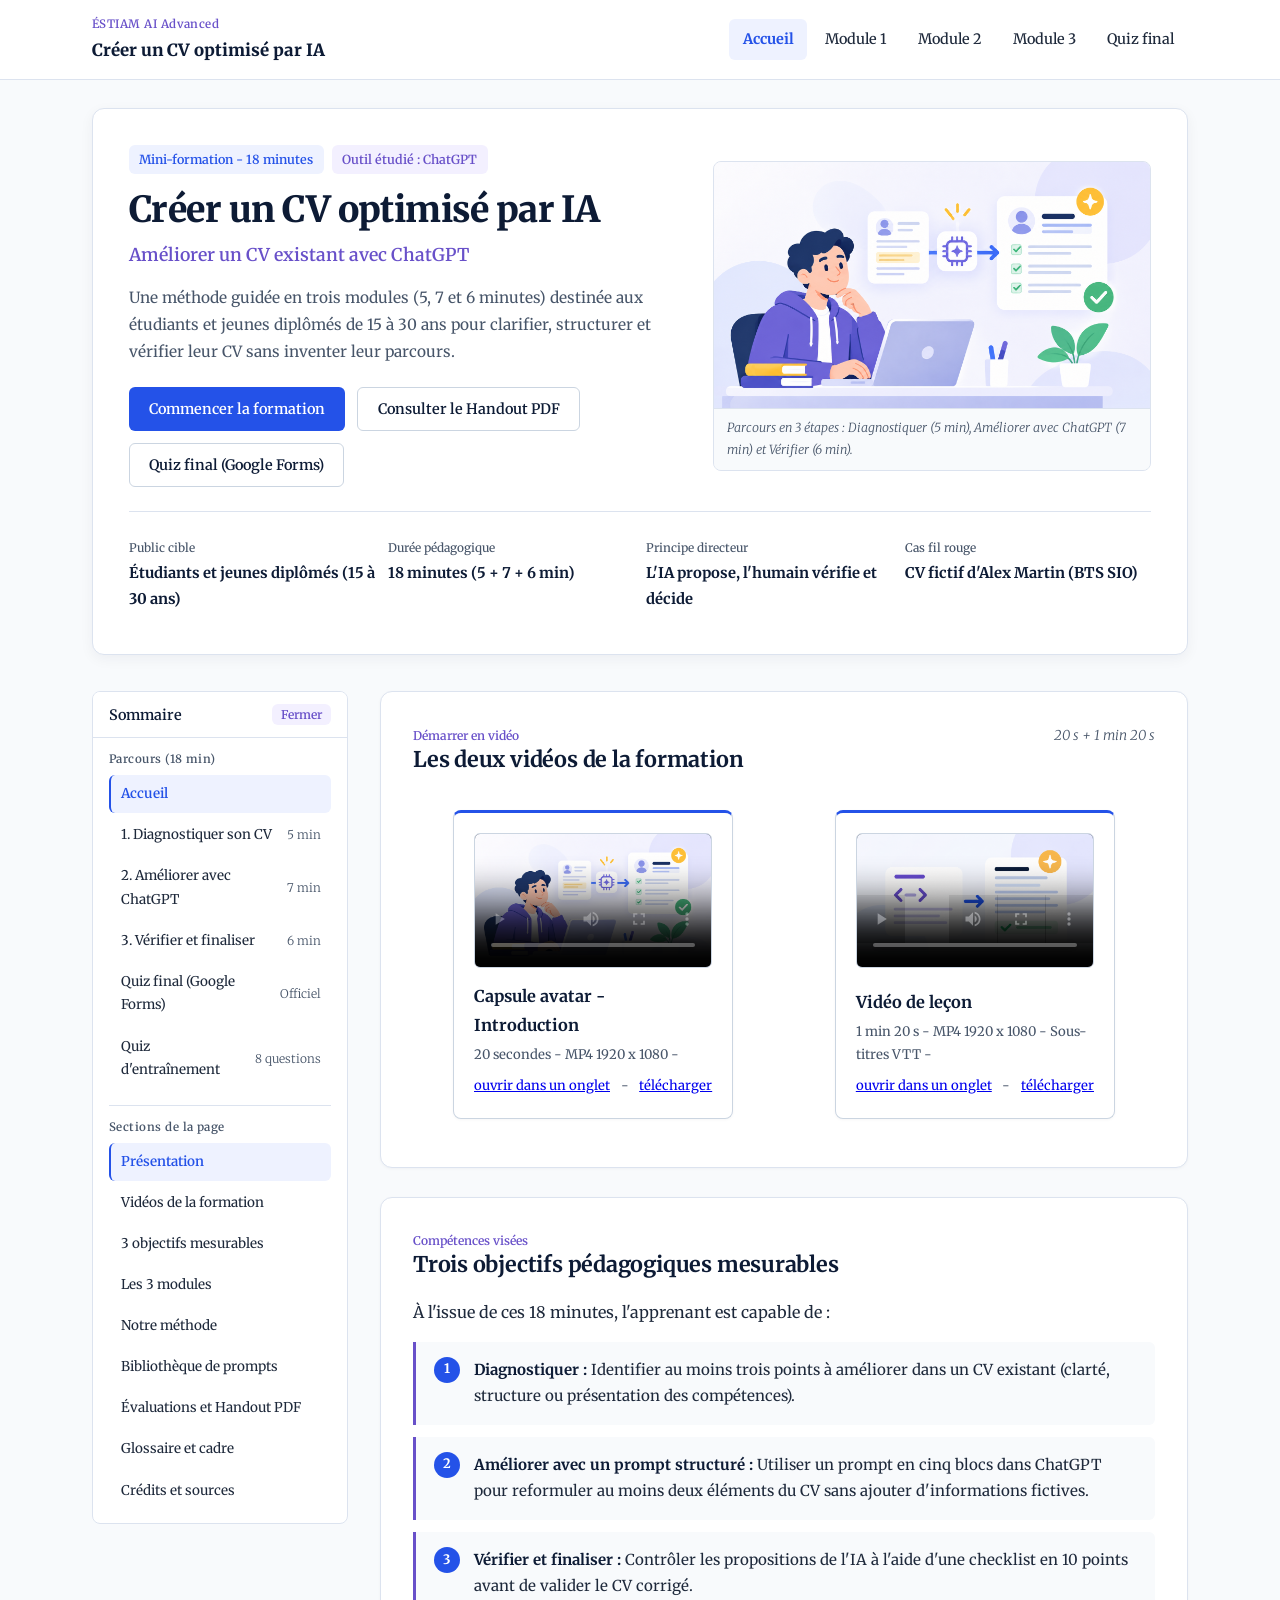
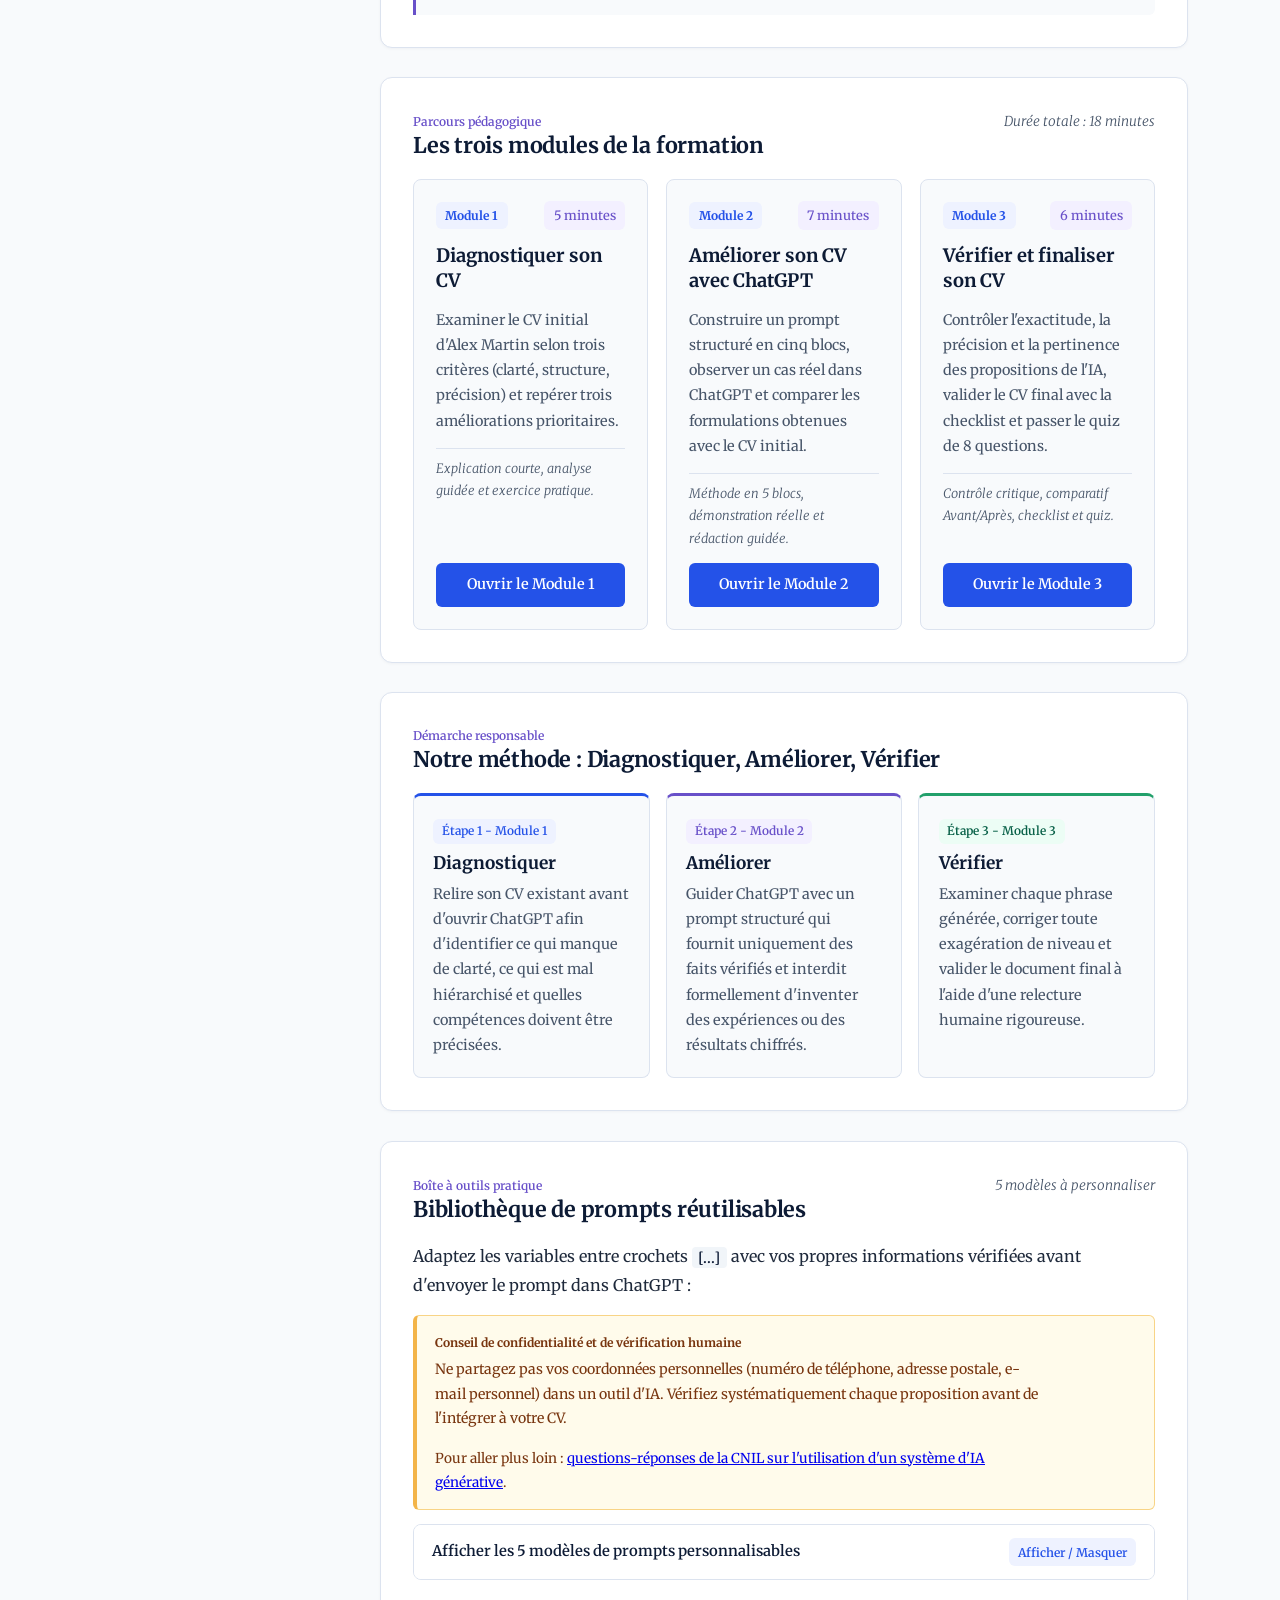
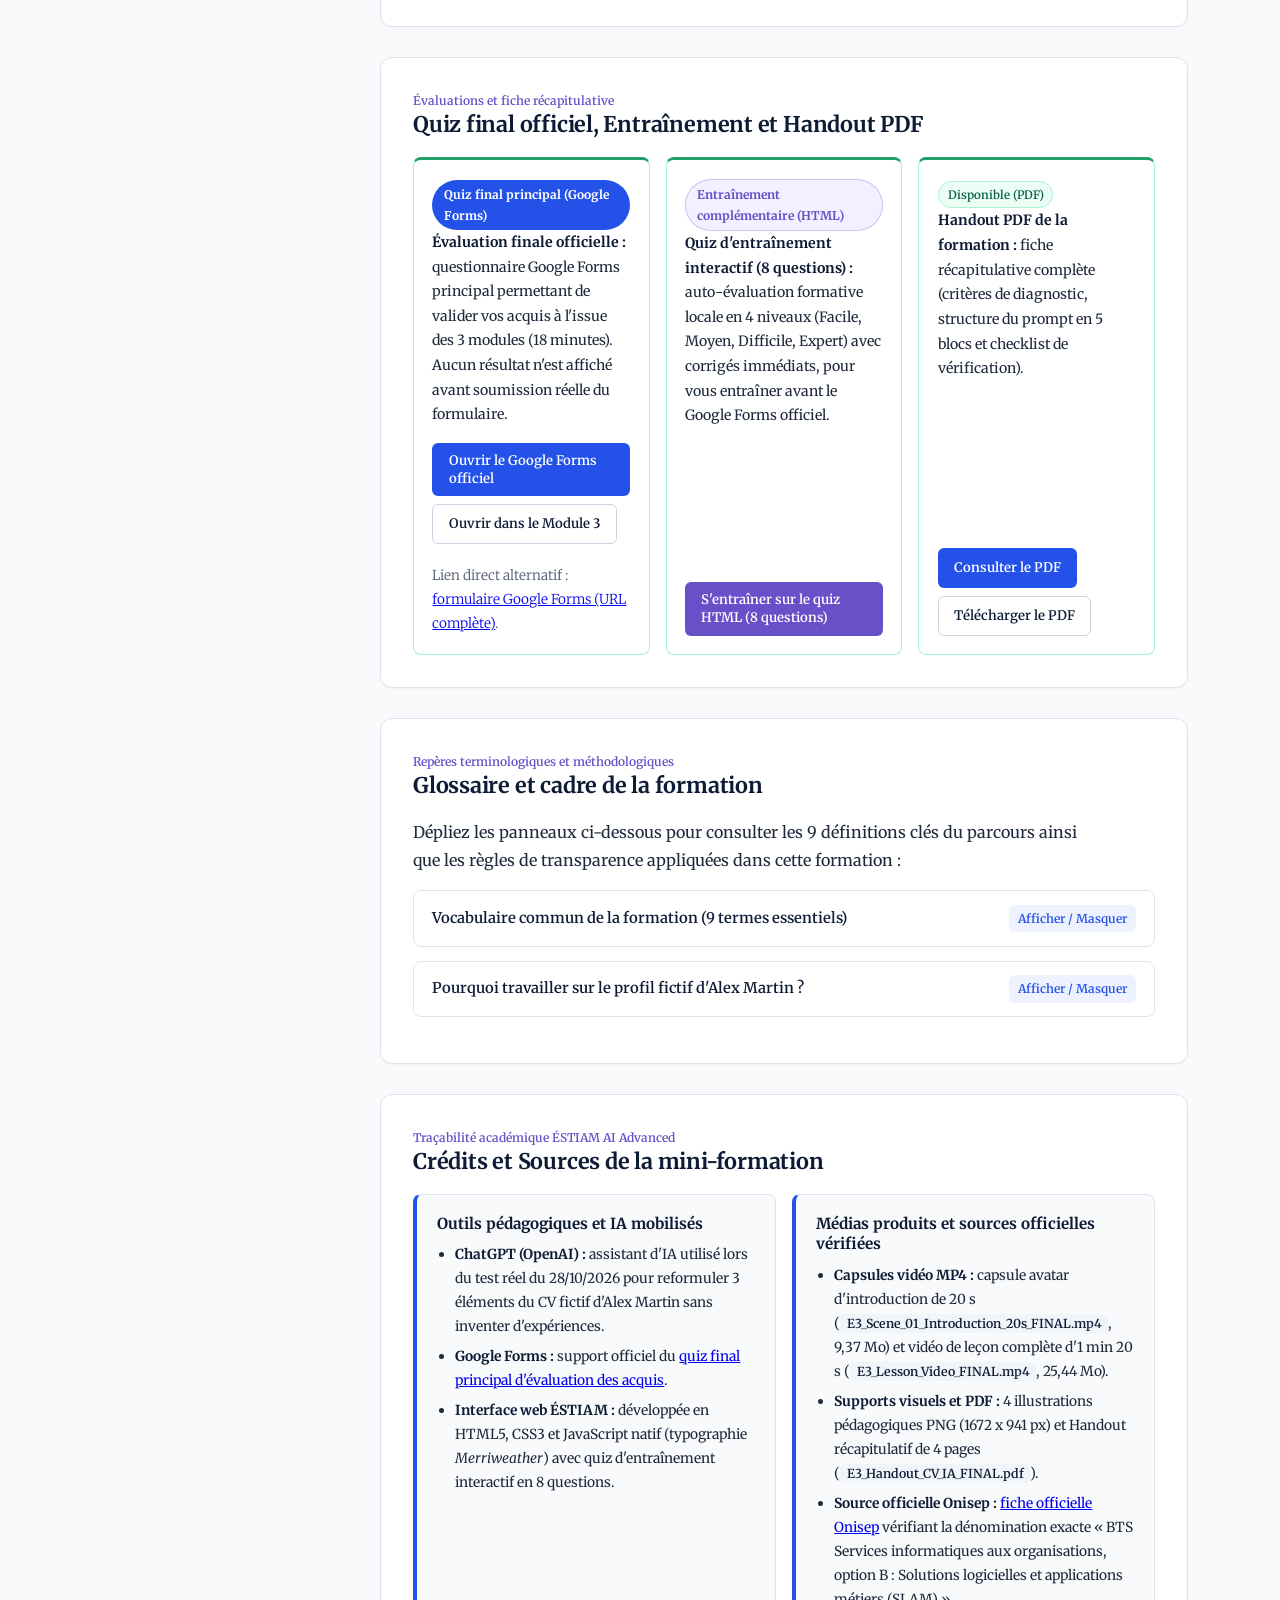
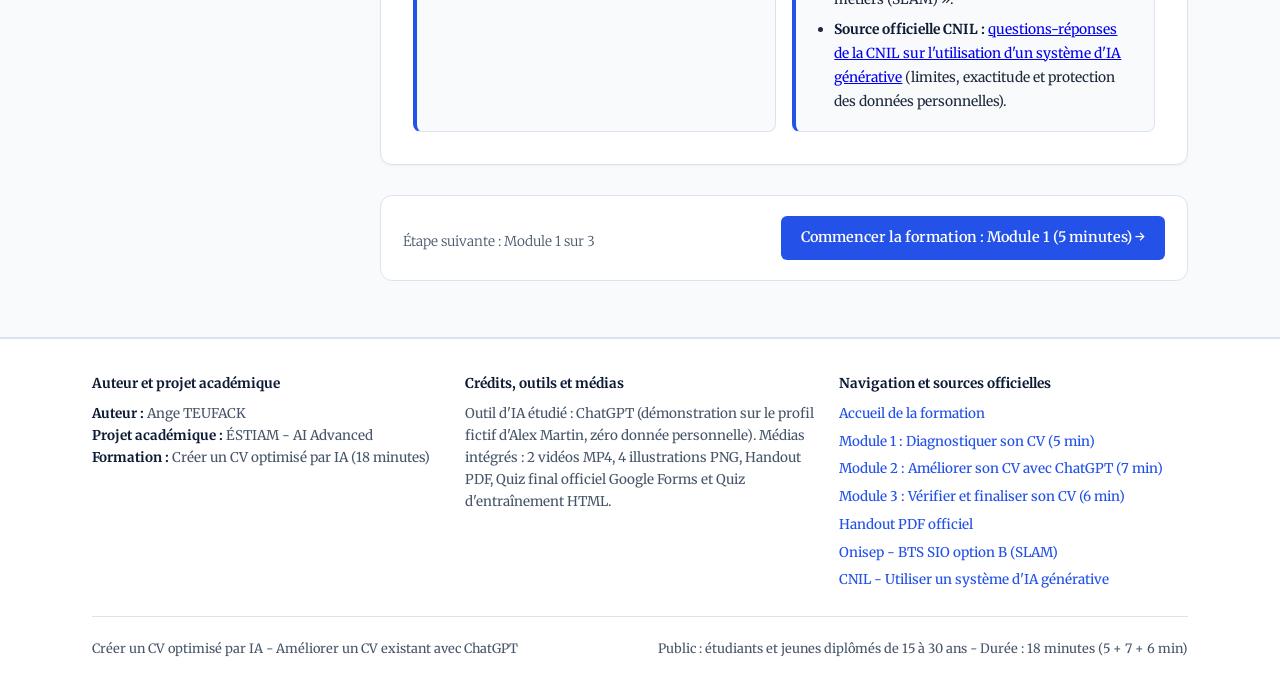
<file: index.html>
<!DOCTYPE html>
<html lang="fr">
<head>
  <meta charset="UTF-8">
  <meta name="viewport" content="width=device-width, initial-scale=1.0">
  <meta name="description" content="Mini-formation de 18 minutes : Créer un CV optimisé par IA - Améliorer un CV existant avec ChatGPT.">
  <title>Créer un CV optimisé par IA | Mini-formation ÉSTIAM</title>
  <!-- Chargement de la police unique Merriweather (variable 300 à 900, normal et italique) -->
  <link rel="preconnect" href="https://fonts.googleapis.com">
  <link rel="preconnect" href="https://fonts.gstatic.com" crossorigin>
  <link href="https://fonts.googleapis.com/css2?family=Merriweather:ital,opsz,wght@0,18..144,300..900;1,18..144,300..900&display=swap" rel="stylesheet">
  <!-- Feuille de style principale -->
  <link rel="stylesheet" href="css/style.css">
</head>
<body>
  <!-- Lien d'évitement pour l'accessibilité au clavier -->
  <a class="skip-link" href="#contenu-principal">Aller au contenu principal</a>

  <!-- En-tête compact avec l'identité du projet, le titre abrégé et les liens vers les modules -->
  <header class="site-header">
    <div class="container header-inner">
      <a href="index.html" class="site-brand" aria-current="page">
        <span class="brand-badge">ÉSTIAM AI Advanced</span>
        <span class="brand-title">Créer un CV optimisé par IA</span>
      </a>

      <!-- Bouton d'ouverture/fermeture du menu sur mobile -->
      <button
        type="button"
        class="nav-toggle"
        id="nav-toggle"
        aria-expanded="false"
        aria-controls="navigation-principale"
        aria-label="Afficher ou masquer le menu de navigation"
      >
        <span class="nav-toggle-label">Menu</span>
        <span class="nav-toggle-icon" aria-hidden="true"></span>
      </button>

      <!-- Navigation vers l'accueil, les trois modules et le quiz -->
      <nav id="navigation-principale" class="site-nav" aria-label="Navigation principale">
        <ul class="nav-list">
          <li><a href="index.html" class="nav-link" aria-current="page">Accueil</a></li>
          <li><a href="modules/module-1.html" class="nav-link">Module 1</a></li>
          <li><a href="modules/module-2.html" class="nav-link">Module 2</a></li>
          <li><a href="modules/module-3.html" class="nav-link">Module 3</a></li>
          <li><a href="modules/module-3.html#quiz-final" class="nav-link">Quiz final</a></li>
        </ul>
      </nav>
    </div>
  </header>

  <!-- Contenu principal -->
  <main id="contenu-principal" class="site-main" tabindex="-1">
    <div class="container">
      <!-- Hero éditorial avec illustration de couverture réelle (Priorité 3) -->
      <section id="presentation" class="hero" aria-labelledby="titre-formation">
        <div class="hero-grid">
          <div>
            <div class="hero-badges">
              <span class="hero-eyebrow">Mini-formation - 18 minutes</span>
              <span class="hero-eyebrow hero-eyebrow-accent">Outil étudié : ChatGPT</span>
            </div>
            <h1 id="titre-formation" class="hero-title">Créer un CV optimisé par IA</h1>
            <p class="hero-subtitle">Améliorer un CV existant avec ChatGPT</p>
            <p class="hero-lead">
              Une méthode guidée en trois modules (5, 7 et 6 minutes) destinée aux étudiants et jeunes diplômés de 15 à 30 ans pour clarifier, structurer et vérifier leur CV sans inventer leur parcours.
            </p>
            <div class="hero-actions">
              <a href="modules/module-1.html" class="btn btn-primary" rel="next">
                Commencer la formation
              </a>
              <a href="assets/docs/E3_Handout_CV_IA_FINAL.pdf" class="btn btn-secondary" target="_blank" rel="noopener">
                Consulter le Handout PDF
              </a>
              <a href="modules/module-3.html#quiz-final" class="btn btn-secondary">
                Quiz final (Google Forms)
              </a>
            </div>
          </div>

          <figure class="hero-figure">
            <img
              src="assets/images/cover-formation.png"
              alt="Illustration de couverture de la mini-formation : méthode en 3 étapes pour diagnostiquer, améliorer avec ChatGPT et vérifier un CV étudiant"
              width="1672"
              height="941"
              class="hero-cover-img"
            >
            <figcaption class="hero-figcaption">
              Parcours en 3 étapes : Diagnostiquer (5 min), Améliorer avec ChatGPT (7 min) et Vérifier (6 min).
            </figcaption>
          </figure>
        </div>

        <dl class="meta-grid" aria-label="Repères clés de la formation">
          <div class="meta-card">
            <dt class="meta-label">Public cible</dt>
            <dd class="meta-value">Étudiants et jeunes diplômés (15 à 30 ans)</dd>
          </div>
          <div class="meta-card">
            <dt class="meta-label">Durée pédagogique</dt>
            <dd class="meta-value">18 minutes (5 + 7 + 6 min)</dd>
          </div>
          <div class="meta-card">
            <dt class="meta-label">Principe directeur</dt>
            <dd class="meta-value">L'IA propose, l'humain vérifie et décide</dd>
          </div>
          <div class="meta-card">
            <dt class="meta-label">Cas fil rouge</dt>
            <dd class="meta-value">CV fictif d'Alex Martin (BTS SIO)</dd>
          </div>
        </dl>
      </section>

      <div class="page-layout">
        <!-- Barre latérale compacte sur ordinateur et bouton "Sommaire" repliable sur mobile -->
        <aside class="course-sidebar" aria-label="Sommaire de la formation et des sections">
          <div class="sidebar-panel">
            <button
              type="button"
              class="sidebar-toggle"
              id="sidebar-toggle"
              aria-expanded="true"
              aria-controls="sidebar-body"
            >
              <span>Sommaire</span>
              <span class="sidebar-toggle-badge">Fermer</span>
            </button>

            <div id="sidebar-body" class="sidebar-body">
              <div class="sidebar-group">
                <h2 class="sidebar-heading">Parcours (18 min)</h2>
                <ul class="sidebar-list">
                  <li>
                    <a href="index.html" class="sidebar-link" aria-current="page">
                      <span>Accueil</span>
                    </a>
                  </li>
                  <li>
                    <a href="modules/module-1.html" class="sidebar-link">
                      <span>1. Diagnostiquer son CV</span>
                      <span class="sidebar-time">5 min</span>
                    </a>
                  </li>
                  <li>
                    <a href="modules/module-2.html" class="sidebar-link">
                      <span>2. Améliorer avec ChatGPT</span>
                      <span class="sidebar-time">7 min</span>
                    </a>
                  </li>
                  <li>
                    <a href="modules/module-3.html" class="sidebar-link">
                      <span>3. Vérifier et finaliser</span>
                      <span class="sidebar-time">6 min</span>
                    </a>
                  </li>
                  <li>
                    <a href="modules/module-3.html#quiz-final" class="sidebar-link">
                      <span>Quiz final (Google Forms)</span>
                      <span class="sidebar-time">Officiel</span>
                    </a>
                  </li>
                  <li>
                    <a href="modules/module-3.html#quiz-entrainement" class="sidebar-link">
                      <span>Quiz d'entraînement</span>
                      <span class="sidebar-time">8 questions</span>
                    </a>
                  </li>
                </ul>
              </div>

              <div class="sidebar-group">
                <h2 class="sidebar-heading">Sections de la page</h2>
                <ul class="sidebar-list">
                  <li><a href="#presentation" class="sidebar-link is-active">Présentation</a></li>
                  <li><a href="#videos" class="sidebar-link">Vidéos de la formation</a></li>
                  <li><a href="#objectifs" class="sidebar-link">3 objectifs mesurables</a></li>
                  <li><a href="#parcours" class="sidebar-link">Les 3 modules</a></li>
                  <li><a href="#methode" class="sidebar-link">Notre méthode</a></li>
                  <li><a href="#bibliotheque-prompts" class="sidebar-link">Bibliothèque de prompts</a></li>
                  <li><a href="#ressources" class="sidebar-link">Évaluations et Handout PDF</a></li>
                  <li><a href="#vocabulaire" class="sidebar-link">Glossaire et cadre</a></li>
                  <li><a href="#credits-sources" class="sidebar-link">Crédits et sources</a></li>
                </ul>
              </div>
            </div>
          </div>
        </aside>

        <!-- Contenu principal de l'accueil -->
        <div class="page-content">
          <!-- AG-08 : lecteurs vidéo visibles dès l'accueil (sans lecture automatique, chemins relatifs GitHub Pages) -->
          <section id="videos" class="content-section" aria-labelledby="titre-videos">
            <div class="section-header">
              <div>
                <p class="section-eyebrow">Démarrer en vidéo</p>
                <h2 id="titre-videos" class="section-title">Les deux vidéos de la formation</h2>
              </div>
              <p class="section-duration">20 s + 1 min 20 s</p>
            </div>
            <div id="video-capsule" class="video-players-grid">
              <figure class="video-card">
                <div class="video-player-wrapper">
                  <video
                    class="video-player"
                    controls
                    playsinline
                    preload="metadata"
                    poster="assets/images/cover-formation.png"
                    aria-describedby="legende-video-avatar"
                  >
                    <source src="assets/videos/E3_Scene_01_Introduction_20s_FINAL.mp4" type="video/mp4">
                    Votre navigateur ne lit pas la vidéo HTML5 :
                    <a href="assets/videos/E3_Scene_01_Introduction_20s_FINAL.mp4" download="E3_Scene_01_Introduction_20s_FINAL.mp4">télécharger la capsule d'introduction (MP4)</a>.
                  </video>
                </div>
                <figcaption id="legende-video-avatar" class="video-caption">
                  <span class="video-card-title">Capsule avatar - Introduction</span>
                  <span class="video-meta">20 secondes - MP4 1920 x 1080 -
                    <a href="assets/videos/E3_Scene_01_Introduction_20s_FINAL.mp4" target="_blank" rel="noopener">ouvrir dans un onglet</a> -
                    <a href="assets/videos/E3_Scene_01_Introduction_20s_FINAL.mp4" download="E3_Scene_01_Introduction_20s_FINAL.mp4">télécharger</a>
                  </span>
                </figcaption>
              </figure>

              <figure class="video-card">
                <div class="video-player-wrapper">
                  <video
                    class="video-player"
                    controls
                    playsinline
                    preload="metadata"
                    poster="assets/images/module-2-prompt.png"
                    aria-describedby="legende-video-lecon"
                  >
                    <source src="assets/videos/E3_Lesson_Video_FINAL.mp4" type="video/mp4">
                    <track kind="subtitles" src="assets/videos/E3_Lesson_Video_FINAL.vtt" srclang="fr" label="Français (sous-titres)" default>
                    Votre navigateur ne lit pas la vidéo HTML5 :
                    <a href="assets/videos/E3_Lesson_Video_FINAL.mp4" download="E3_Lesson_Video_FINAL.mp4">télécharger la vidéo de leçon (MP4)</a>.
                  </video>
                </div>
                <figcaption id="legende-video-lecon" class="video-caption">
                  <span class="video-card-title">Vidéo de leçon</span>
                  <span class="video-meta">1 min 20 s - MP4 1920 x 1080 - Sous-titres VTT -
                    <a href="assets/videos/E3_Lesson_Video_FINAL.mp4" target="_blank" rel="noopener">ouvrir dans un onglet</a> -
                    <a href="assets/videos/E3_Lesson_Video_FINAL.mp4" download="E3_Lesson_Video_FINAL.mp4">télécharger</a>
                  </span>
                </figcaption>
              </figure>
            </div>
          </section>

          <!-- Présentation concise des 3 objectifs mesurables -->
          <section id="objectifs" class="content-section" aria-labelledby="titre-objectifs">
            <div class="section-header">
              <div>
                <p class="section-eyebrow">Compétences visées</p>
                <h2 id="titre-objectifs" class="section-title">Trois objectifs pédagogiques mesurables</h2>
              </div>
            </div>
            <p>À l'issue de ces 18 minutes, l'apprenant est capable de :</p>
            <ol class="objectives-list">
              <li class="objective-item">
                <span class="objective-number" aria-hidden="true">1</span>
                <p class="objective-text">
                  <strong>Diagnostiquer :</strong> Identifier au moins trois points à améliorer dans un CV existant (clarté, structure ou présentation des compétences).
                </p>
              </li>
              <li class="objective-item">
                <span class="objective-number" aria-hidden="true">2</span>
                <p class="objective-text">
                  <strong>Améliorer avec un prompt structuré :</strong> Utiliser un prompt en cinq blocs dans ChatGPT pour reformuler au moins deux éléments du CV sans ajouter d'informations fictives.
                </p>
              </li>
              <li class="objective-item">
                <span class="objective-number" aria-hidden="true">3</span>
                <p class="objective-text">
                  <strong>Vérifier et finaliser :</strong> Contrôler les propositions de l'IA à l'aide d'une checklist en 10 points avant de valider le CV corrigé.
                </p>
              </li>
            </ol>
          </section>

          <!-- Cartes des 3 modules avec durée et description -->
          <section id="parcours" class="content-section" aria-labelledby="titre-parcours">
            <div class="section-header">
              <div>
                <p class="section-eyebrow">Parcours pédagogique</p>
                <h2 id="titre-parcours" class="section-title">Les trois modules de la formation</h2>
              </div>
              <p class="section-duration">Durée totale : 18 minutes</p>
            </div>

            <ol class="modules-grid">
              <!-- Module 1 -->
              <li class="module-card">
                <div class="module-card-header">
                  <span class="module-number">Module 1</span>
                  <span class="module-duration">5 minutes</span>
                </div>
                <h3 class="module-card-title">
                  <a href="modules/module-1.html" class="module-card-link">Diagnostiquer son CV</a>
                </h3>
                <p class="module-card-summary">
                  Examiner le CV initial d'Alex Martin selon trois critères (clarté, structure, précision) et repérer trois améliorations prioritaires.
                </p>
                <p class="module-card-meta">Explication courte, analyse guidée et exercice pratique.</p>
                <div class="module-card-footer">
                  <a href="modules/module-1.html" class="btn btn-primary">Ouvrir le Module 1</a>
                </div>
              </li>

              <!-- Module 2 -->
              <li class="module-card">
                <div class="module-card-header">
                  <span class="module-number">Module 2</span>
                  <span class="module-duration">7 minutes</span>
                </div>
                <h3 class="module-card-title">
                  <a href="modules/module-2.html" class="module-card-link">Améliorer son CV avec ChatGPT</a>
                </h3>
                <p class="module-card-summary">
                  Construire un prompt structuré en cinq blocs, observer un cas réel dans ChatGPT et comparer les formulations obtenues avec le CV initial.
                </p>
                <p class="module-card-meta">Méthode en 5 blocs, démonstration réelle et rédaction guidée.</p>
                <div class="module-card-footer">
                  <a href="modules/module-2.html" class="btn btn-primary">Ouvrir le Module 2</a>
                </div>
              </li>

              <!-- Module 3 -->
              <li class="module-card">
                <div class="module-card-header">
                  <span class="module-number">Module 3</span>
                  <span class="module-duration">6 minutes</span>
                </div>
                <h3 class="module-card-title">
                  <a href="modules/module-3.html" class="module-card-link">Vérifier et finaliser son CV</a>
                </h3>
                <p class="module-card-summary">
                  Contrôler l'exactitude, la précision et la pertinence des propositions de l'IA, valider le CV final avec la checklist et passer le quiz de 8 questions.
                </p>
                <p class="module-card-meta">Contrôle critique, comparatif Avant/Après, checklist et quiz.</p>
                <div class="module-card-footer">
                  <a href="modules/module-3.html" class="btn btn-primary">Ouvrir le Module 3</a>
                </div>
              </li>
            </ol>
          </section>

          <!-- Section "Notre méthode" : Diagnostiquer, Améliorer, Vérifier -->
          <section id="methode" class="content-section" aria-labelledby="titre-methode">
            <div class="section-header">
              <div>
                <p class="section-eyebrow">Démarche responsable</p>
                <h2 id="titre-methode" class="section-title">Notre méthode : Diagnostiquer, Améliorer, Vérifier</h2>
              </div>
            </div>
            <ol class="method-grid">
              <li class="method-card">
                <span class="method-step-badge">Étape 1 - Module 1</span>
                <h3>Diagnostiquer</h3>
                <p>
                  Relire son CV existant avant d'ouvrir ChatGPT afin d'identifier ce qui manque de clarté, ce qui est mal hiérarchisé et quelles compétences doivent être précisées.
                </p>
              </li>
              <li class="method-card">
                <span class="method-step-badge">Étape 2 - Module 2</span>
                <h3>Améliorer</h3>
                <p>
                  Guider ChatGPT avec un prompt structuré qui fournit uniquement des faits vérifiés et interdit formellement d'inventer des expériences ou des résultats chiffrés.
                </p>
              </li>
              <li class="method-card">
                <span class="method-step-badge">Étape 3 - Module 3</span>
                <h3>Vérifier</h3>
                <p>
                  Examiner chaque phrase générée, corriger toute exagération de niveau et valider le document final à l'aide d'une relecture humaine rigoureuse.
                </p>
              </li>
            </ol>
          </section>

          <!-- Bibliothèque de 5 modèles de prompts réutilisables -->
          <section id="bibliotheque-prompts" class="content-section" aria-labelledby="titre-bibliotheque">
            <div class="section-header">
              <div>
                <p class="section-eyebrow">Boîte à outils pratique</p>
                <h2 id="titre-bibliotheque" class="section-title">Bibliothèque de prompts réutilisables</h2>
              </div>
              <p class="section-duration">5 modèles à personnaliser</p>
            </div>
            <p>
              Adaptez les variables entre crochets <code>[...]</code> avec vos propres informations vérifiées avant d'envoyer le prompt dans ChatGPT :
            </p>

            <div class="vigilance-box" role="note" aria-label="Rappel de confidentialité et de vérification humaine">
              <span class="vigilance-label">Conseil de confidentialité et de vérification humaine</span>
              <p>
                Ne partagez pas vos coordonnées personnelles (numéro de téléphone, adresse postale, e-mail personnel) dans un outil d'IA. Vérifiez systématiquement chaque proposition avant de l'intégrer à votre CV.
              </p>
              <p class="source-note">
                Pour aller plus loin : <a href="https://www.cnil.fr/fr/les-questions-reponses-de-la-cnil-sur-lutilisation-dun-systeme-dia-generative" target="_blank" rel="noopener">questions-réponses de la CNIL sur l'utilisation d'un système d'IA générative</a>.
              </p>
            </div>

            <!-- Contenu secondaire repliable : les 5 modèles restent accessibles et copiables sans alourdir l'accueil -->
            <details class="collapsible-panel">
              <summary class="collapsible-summary">
                <span>Afficher les 5 modèles de prompts personnalisables</span>
              </summary>
              <div class="collapsible-content">
            <div class="prompt-library-grid">
              <!-- Modèle 1 : Diagnostiquer un CV -->
              <article class="prompt-card" aria-labelledby="prompt-titre-1">
                <div>
                  <div class="prompt-card-header">
                    <h3 id="prompt-titre-1" class="prompt-card-title">1. Diagnostiquer un CV</h3>
                    <span class="prompt-card-badge">Diagnostic</span>
                  </div>
                  <p class="prompt-card-goal">
                    <strong>Objectif :</strong> repérer les passages flous ou mal hiérarchisés sans modifier le texte.
                  </p>
                </div>
                <pre id="prompt-tpl-1" class="prompt-card-text">Tu es un conseiller en insertion professionnelle pour étudiants.
Je prépare une candidature pour [type de contrat et domaine recherché] dans le cadre de [votre formation].
Voici le contenu actuel de mon CV (sans données personnelles) :
[texte à améliorer]

Analyse ce CV selon trois critères : clarté du titre, structure des rubriques et précision des compétences ou projets.
Indique uniquement les points à préciser et les questions à me poser, sans réécrire le CV ni inventer d'informations.</pre>
                <div class="prompt-card-footer">
                  <p class="prompt-card-reminder">
                    Rappel : retirez vos coordonnées avant l'envoi et vérifiez la pertinence des remarques.
                  </p>
                  <button type="button" class="btn btn-secondary copy-btn" data-copy-prompt="prompt-tpl-1">
                    Copier le prompt
                  </button>
                </div>
              </article>

              <!-- Modèle 2 : Corriger l'orthographe -->
              <article class="prompt-card" aria-labelledby="prompt-titre-2">
                <div>
                  <div class="prompt-card-header">
                    <h3 id="prompt-titre-2" class="prompt-card-title">2. Corriger l'orthographe</h3>
                    <span class="prompt-card-badge">Correction</span>
                  </div>
                  <p class="prompt-card-goal">
                    <strong>Objectif :</strong> corriger les fautes d'orthographe, de grammaire et de ponctuation sans altérer le sens.
                  </p>
                </div>
                <pre id="prompt-tpl-2" class="prompt-card-text">Agis comme un relecteur professionnel.
Corrige uniquement l'orthographe, la grammaire et la ponctuation de l'extrait de CV suivant :
[texte à améliorer]

Consignes strictes :
- Ne modifie pas le niveau des compétences indiquées.
- N'ajoute aucune compétence, expérience ou donnée chiffrée.
- Présente un tableau avec : Texte original, Texte corrigé, Explication de la correction.</pre>
                <div class="prompt-card-footer">
                  <p class="prompt-card-reminder">
                    Rappel : relisez chaque correction pour vérifier que le sens initial est préservé.
                  </p>
                  <button type="button" class="btn btn-secondary copy-btn" data-copy-prompt="prompt-tpl-2">
                    Copier le prompt
                  </button>
                </div>
              </article>

              <!-- Modèle 3 : Améliorer une rubrique -->
              <article class="prompt-card" aria-labelledby="prompt-titre-3">
                <div>
                  <div class="prompt-card-header">
                    <h3 id="prompt-titre-3" class="prompt-card-title">3. Améliorer une rubrique</h3>
                    <span class="prompt-card-badge">Reformulation</span>
                  </div>
                  <p class="prompt-card-goal">
                    <strong>Objectif :</strong> structurer et clarifier une rubrique (profil, compétences ou projet scolaire) à partir de faits réels.
                  </p>
                </div>
                <pre id="prompt-tpl-3" class="prompt-card-text">Tu es un conseiller spécialisé dans la rédaction de CV étudiants.
Je suis en [votre formation] et je souhaite améliorer la rubrique [nom de la rubrique].
Informations réelles et confirmées :
- Projet ou réalisation : [votre projet]
- Outils et technologies réellement utilisés : [vos outils et niveau réel]

Texte actuel : [texte à améliorer]

Consignes impératives :
- Ne rien inventer et ne pas transformer des bases en expertise.
- Présenter un tableau comparatif (Version initiale / Proposition améliorée).</pre>
                <div class="prompt-card-footer">
                  <p class="prompt-card-reminder">
                    Rappel : ne conservez que les formulations que vous pouvez expliquer en entretien.
                  </p>
                  <button type="button" class="btn btn-secondary copy-btn" data-copy-prompt="prompt-tpl-3">
                    Copier le prompt
                  </button>
                </div>
              </article>

              <!-- Modèle 4 : Adapter les formulations à une offre d'emploi -->
              <article class="prompt-card" aria-labelledby="prompt-titre-4">
                <div>
                  <div class="prompt-card-header">
                    <h3 id="prompt-titre-4" class="prompt-card-title">4. Adapter les formulations à une offre d'emploi</h3>
                    <span class="prompt-card-badge">Ciblage</span>
                  </div>
                  <p class="prompt-card-goal">
                    <strong>Objectif :</strong> mettre en valeur les éléments réels du parcours qui correspondent aux attentes d'une offre.
                  </p>
                </div>
                <pre id="prompt-tpl-4" class="prompt-card-text">Je candidate à une offre de [intitulé du poste ou de l'alternance] dont les missions principales sont : [missions clés de l'offre].
Voici mes compétences et projets réellement acquis en [votre formation] :
[texte à améliorer]

Propose une reformulation sobre qui met en avant mes acquis en lien avec cette offre.
Interdiction formelle d'inventer des compétences présentes dans l'offre mais absentes de mon parcours. Signale à part les compétences de l'offre que je ne possède pas.</pre>
                <div class="prompt-card-footer">
                  <p class="prompt-card-reminder">
                    Rappel : n'ajoutez jamais un mot-clé d'une offre si vous ne possédez pas la compétence.
                  </p>
                  <button type="button" class="btn btn-secondary copy-btn" data-copy-prompt="prompt-tpl-4">
                    Copier le prompt
                  </button>
                </div>
              </article>

              <!-- Modèle 5 : Vérifier les risques d'exagération -->
              <article class="prompt-card" aria-labelledby="prompt-titre-5">
                <div>
                  <div class="prompt-card-header">
                    <h3 id="prompt-titre-5" class="prompt-card-title">5. Vérifier les risques d'exagération</h3>
                    <span class="prompt-card-badge">Contrôle critique</span>
                  </div>
                  <p class="prompt-card-goal">
                    <strong>Objectif :</strong> comparer une version réécrite avec les faits initiaux pour détecter toute surévaluation.
                  </p>
                </div>
                <pre id="prompt-tpl-5" class="prompt-card-text">Voici les faits réels concernant mon parcours en [votre formation] et sur [votre projet] :
[vos faits réels confirmés]

Voici la version reformulée de mon CV :
[texte à améliorer]

Compare ces deux textes et signale :
1. Toute affirmation non prouvée par les faits réels.
2. Tout niveau de compétence exagéré.
3. Une version corrigée strictement fidèle à la réalité.</pre>
                <div class="prompt-card-footer">
                  <p class="prompt-card-reminder">
                    Rappel : la relecture finale vous appartient toujours avant l'envoi du CV.
                  </p>
                  <button type="button" class="btn btn-secondary copy-btn" data-copy-prompt="prompt-tpl-5">
                    Copier le prompt
                  </button>
                </div>
              </article>
            </div>
              </div>
            </details>
          </section>

          <!-- AG-08 : Quiz final principal (Google Forms officiel), Quiz d'entraînement HTML et Handout PDF -->
          <section id="ressources" class="content-section" aria-labelledby="titre-ressources">
            <div class="section-header">
              <div>
                <p class="section-eyebrow">Évaluations et fiche récapitulative</p>
                <h2 id="titre-ressources" class="section-title">Quiz final officiel, Entraînement et Handout PDF</h2>
              </div>
            </div>

            <div class="discreet-resources-grid">
              <!-- 1. Quiz final principal : Google Forms officiel -->
              <div id="quiz-final" class="resource-card is-available">
                <div>
                  <span class="eval-badge is-primary-eval">Quiz final principal (Google Forms)</span>
                  <p class="resource-text">
                    <strong>Évaluation finale officielle :</strong> questionnaire Google Forms principal permettant de valider vos acquis à l'issue des 3 modules (18 minutes). Aucun résultat n'est affiché avant soumission réelle du formulaire.
                  </p>
                </div>
                <div class="resource-actions">
                  <a
                    href="https://forms.gle/xWCkTc8geZbm69Ud7"
                    class="btn btn-primary copy-btn"
                    target="_blank"
                    rel="noopener"
                  >
                    Ouvrir le Google Forms officiel
                  </a>
                  <a href="modules/module-3.html#quiz-final" class="btn btn-secondary copy-btn">
                    Ouvrir dans le Module 3
                  </a>
                </div>
                <p class="muted-note">
                  Lien direct alternatif :
                  <a href="https://docs.google.com/forms/d/e/1FAIpQLSfY92RVZzI88XxU_Ec27S6nXU2oowK9q_g-PeBi7_kP0mzLYw/viewform?usp=header" target="_blank" rel="noopener">formulaire Google Forms (URL complète)</a>.
                </p>
              </div>

              <!-- 2. Quiz d'entraînement complémentaire : HTML interactif (8 questions) -->
              <div id="quiz-entrainement-accueil" class="resource-card is-available">
                <div>
                  <span class="eval-badge is-training-eval">Entraînement complémentaire (HTML)</span>
                  <p class="resource-text">
                    <strong>Quiz d'entraînement interactif (8 questions) :</strong> auto-évaluation formative locale en 4 niveaux (Facile, Moyen, Difficile, Expert) avec corrigés immédiats, pour vous entraîner avant le Google Forms officiel.
                  </p>
                </div>
                <div class="resource-actions">
                  <a href="modules/module-3.html#quiz-entrainement" class="btn btn-accent copy-btn">
                    S'entraîner sur le quiz HTML (8 questions)
                  </a>
                </div>
              </div>

              <!-- 3. Handout PDF réellement disponible -->
              <div class="resource-card is-available">
                <div>
                  <span class="status-badge is-ready">Disponible (PDF)</span>
                  <p class="resource-text">
                    <strong>Handout PDF de la formation :</strong> fiche récapitulative complète (critères de diagnostic, structure du prompt en 5 blocs et checklist de vérification).
                  </p>
                </div>
                <div class="resource-actions">
                  <a
                    href="assets/docs/E3_Handout_CV_IA_FINAL.pdf"
                    class="btn btn-primary copy-btn"
                    target="_blank"
                    rel="noopener"
                  >
                    Consulter le PDF
                  </a>
                  <a
                    href="assets/docs/E3_Handout_CV_IA_FINAL.pdf"
                    class="btn btn-secondary copy-btn"
                    download="E3_Handout_CV_IA_FINAL.pdf"
                  >
                    Télécharger le PDF
                  </a>
                </div>
              </div>
            </div>
          </section>

          <!-- Explications secondaires et glossaire placés plus bas avec blocs repliables -->
          <section id="vocabulaire" class="content-section" aria-labelledby="titre-vocabulaire">
            <div class="section-header">
              <div>
                <p class="section-eyebrow">Repères terminologiques et méthodologiques</p>
                <h2 id="titre-vocabulaire" class="section-title">Glossaire et cadre de la formation</h2>
              </div>
            </div>
            <p>
              Dépliez les panneaux ci-dessous pour consulter les 9 définitions clés du parcours ainsi que les règles de transparence appliquées dans cette formation :
            </p>

            <details class="collapsible-panel">
              <summary class="collapsible-summary">
                <span>Vocabulaire commun de la formation (9 termes essentiels)</span>
              </summary>
              <div class="collapsible-content">
                <dl class="glossary-grid">
                  <div class="glossary-item">
                    <dt class="glossary-term">CV</dt>
                    <dd class="glossary-def">Document qui présente le parcours, les compétences et les expériences d'une personne.</dd>
                  </div>
                  <div class="glossary-item">
                    <dt class="glossary-term">Intelligence artificielle (IA)</dt>
                    <dd class="glossary-def">Technologie capable notamment de générer et de reformuler du texte à partir d'instructions.</dd>
                  </div>
                  <div class="glossary-item">
                    <dt class="glossary-term">ChatGPT</dt>
                    <dd class="glossary-def">Assistant d'IA utilisé ici pour proposer des améliorations rédactionnelles.</dd>
                  </div>
                  <div class="glossary-item">
                    <dt class="glossary-term">Prompt</dt>
                    <dd class="glossary-def">Instruction donnée à un outil d'IA pour obtenir une réponse.</dd>
                  </div>
                  <div class="glossary-item">
                    <dt class="glossary-term">Compétence</dt>
                    <dd class="glossary-def">Capacité ou savoir-faire que l'on peut expliquer et illustrer.</dd>
                  </div>
                  <div class="glossary-item">
                    <dt class="glossary-term">Expérience</dt>
                    <dd class="glossary-def">Activité professionnelle, associative, scolaire ou personnelle pertinente pour une candidature.</dd>
                  </div>
                  <div class="glossary-item">
                    <dt class="glossary-term">Optimisation du CV</dt>
                    <dd class="glossary-def">Amélioration de sa clarté, de sa pertinence et de sa présentation sans modifier la réalité du parcours.</dd>
                  </div>
                  <div class="glossary-item">
                    <dt class="glossary-term">Vérification</dt>
                    <dd class="glossary-def">Contrôle des informations et des propositions de l'IA avant utilisation.</dd>
                  </div>
                  <div class="glossary-item">
                    <dt class="glossary-term">Confidentialité</dt>
                    <dd class="glossary-def">Protection des informations personnelles partagées ou utilisées.</dd>
                  </div>
                </dl>
              </div>
            </details>

            <details class="collapsible-panel">
              <summary class="collapsible-summary">
                <span>Pourquoi travailler sur le profil fictif d'Alex Martin ?</span>
              </summary>
              <div class="collapsible-content">
                <p>
                  Toutes les démonstrations de cette mini-formation s'appuient sur le CV fictif d'Alex Martin (étudiant en BTS Services informatiques aux organisations, option B : Solutions logicielles et applications métiers (SLAM) recherchant une alternance en développement web). Ce choix pédagogique garantit qu'aucune donnée personnelle réelle n'est exposée et permet d'observer étape par étape le passage d'un CV initial peu précis à un CV final vérifié.
                </p>
              </div>
            </details>
          </section>

          <!-- AG-08 : Section Crédits et Sources avec les outils, médias et sources officielles (Onisep et CNIL) -->
          <section id="credits-sources" class="content-section" aria-labelledby="titre-credits-sources">
            <div class="section-header">
              <div>
                <p class="section-eyebrow">Traçabilité académique ÉSTIAM AI Advanced</p>
                <h2 id="titre-credits-sources" class="section-title">Crédits et Sources de la mini-formation</h2>
              </div>
            </div>
            <div class="credits-grid">
              <div class="credits-card">
                <h3>Outils pédagogiques et IA mobilisés</h3>
                <ul>
                  <li><strong>ChatGPT (OpenAI) :</strong> assistant d'IA utilisé lors du test réel du 28/10/2026 pour reformuler 3 éléments du CV fictif d'Alex Martin sans inventer d'expériences.</li>
                  <li><strong>Google Forms :</strong> support officiel du <a href="https://forms.gle/xWCkTc8geZbm69Ud7" target="_blank" rel="noopener">quiz final principal d'évaluation des acquis</a>.</li>
                  <li><strong>Interface web ÉSTIAM :</strong> développée en HTML5, CSS3 et JavaScript natif (typographie <em>Merriweather</em>) avec quiz d'entraînement interactif en 8 questions.</li>
                </ul>
              </div>
              <div class="credits-card">
                <h3>Médias produits et sources officielles vérifiées</h3>
                <ul>
                  <li><strong>Capsules vidéo MP4 :</strong> capsule avatar d'introduction de 20 s (<code>E3_Scene_01_Introduction_20s_FINAL.mp4</code>, 9,37 Mo) et vidéo de leçon complète d'1 min 20 s (<code>E3_Lesson_Video_FINAL.mp4</code>, 25,44 Mo).</li>
                  <li><strong>Supports visuels et PDF :</strong> 4 illustrations pédagogiques PNG (1672 x 941 px) et Handout récapitulatif de 4 pages (<code>E3_Handout_CV_IA_FINAL.pdf</code>).</li>
                  <li><strong>Source officielle Onisep :</strong> <a href="https://www.onisep.fr/ressources/univers-formation/formations/post-bac/bts-services-informatiques-aux-organisations-option-b-solutions-logicielles-et-applications-metiers" target="_blank" rel="noopener">fiche officielle Onisep</a> vérifiant la dénomination exacte « BTS Services informatiques aux organisations, option B : Solutions logicielles et applications métiers (SLAM) ».</li>
                  <li><strong>Source officielle CNIL :</strong> <a href="https://www.cnil.fr/fr/les-questions-reponses-de-la-cnil-sur-lutilisation-dun-systeme-dia-generative" target="_blank" rel="noopener">questions-réponses de la CNIL sur l'utilisation d'un système d'IA générative</a> (limites, exactitude et protection des données personnelles).</li>
                </ul>
              </div>
            </div>
          </section>

          <nav class="module-pagination" aria-label="Navigation séquentielle">
            <span class="muted-note">Étape suivante : Module 1 sur 3</span>
            <a href="modules/module-1.html" class="btn btn-primary" rel="next">
              Commencer la formation : Module 1 (5 minutes) &rarr;
            </a>
          </nav>
        </div>
      </div>
    </div>
  </main>

  <!-- Pied de page professionnel clair avec crédits, sources officielles et mentions de transparence -->
  <footer class="site-footer">
    <div class="container">
      <div class="footer-grid">
        <div class="footer-col">
          <h3>Auteur et projet académique</h3>
          <p><strong>Auteur :</strong> Ange TEUFACK</p>
          <p><strong>Projet académique :</strong> ÉSTIAM - AI Advanced</p>
          <p><strong>Formation :</strong> Créer un CV optimisé par IA (18 minutes)</p>
        </div>
        <div class="footer-col">
          <h3>Crédits, outils et médias</h3>
          <p>
            Outil d'IA étudié : ChatGPT (démonstration sur le profil fictif d'Alex Martin, zéro donnée personnelle). Médias intégrés : 2 vidéos MP4, 4 illustrations PNG, Handout PDF, Quiz final officiel Google Forms et Quiz d'entraînement HTML.
          </p>
        </div>
        <div class="footer-col">
          <h3>Navigation et sources officielles</h3>
          <ul>
            <li><a href="index.html">Accueil de la formation</a></li>
            <li><a href="modules/module-1.html">Module 1 : Diagnostiquer son CV (5 min)</a></li>
            <li><a href="modules/module-2.html">Module 2 : Améliorer son CV avec ChatGPT (7 min)</a></li>
            <li><a href="modules/module-3.html">Module 3 : Vérifier et finaliser son CV (6 min)</a></li>
            <li><a href="assets/docs/E3_Handout_CV_IA_FINAL.pdf" target="_blank" rel="noopener">Handout PDF officiel</a></li>
            <li><a href="https://www.onisep.fr/ressources/univers-formation/formations/post-bac/bts-services-informatiques-aux-organisations-option-b-solutions-logicielles-et-applications-metiers" target="_blank" rel="noopener">Onisep - BTS SIO option B (SLAM)</a></li>
            <li><a href="https://www.cnil.fr/fr/les-questions-reponses-de-la-cnil-sur-lutilisation-dun-systeme-dia-generative" target="_blank" rel="noopener">CNIL - Utiliser un système d'IA générative</a></li>
          </ul>
        </div>
      </div>
      <div class="footer-bottom">
        <p>Créer un CV optimisé par IA - Améliorer un CV existant avec ChatGPT</p>
        <p>Public : étudiants et jeunes diplômés de 15 à 30 ans - Durée : 18 minutes (5 + 7 + 6 min)</p>
      </div>
    </div>
  </footer>

  <!-- Script principal -->
  <script src="js/main.js" defer></script>
</body>
</html>
</file>
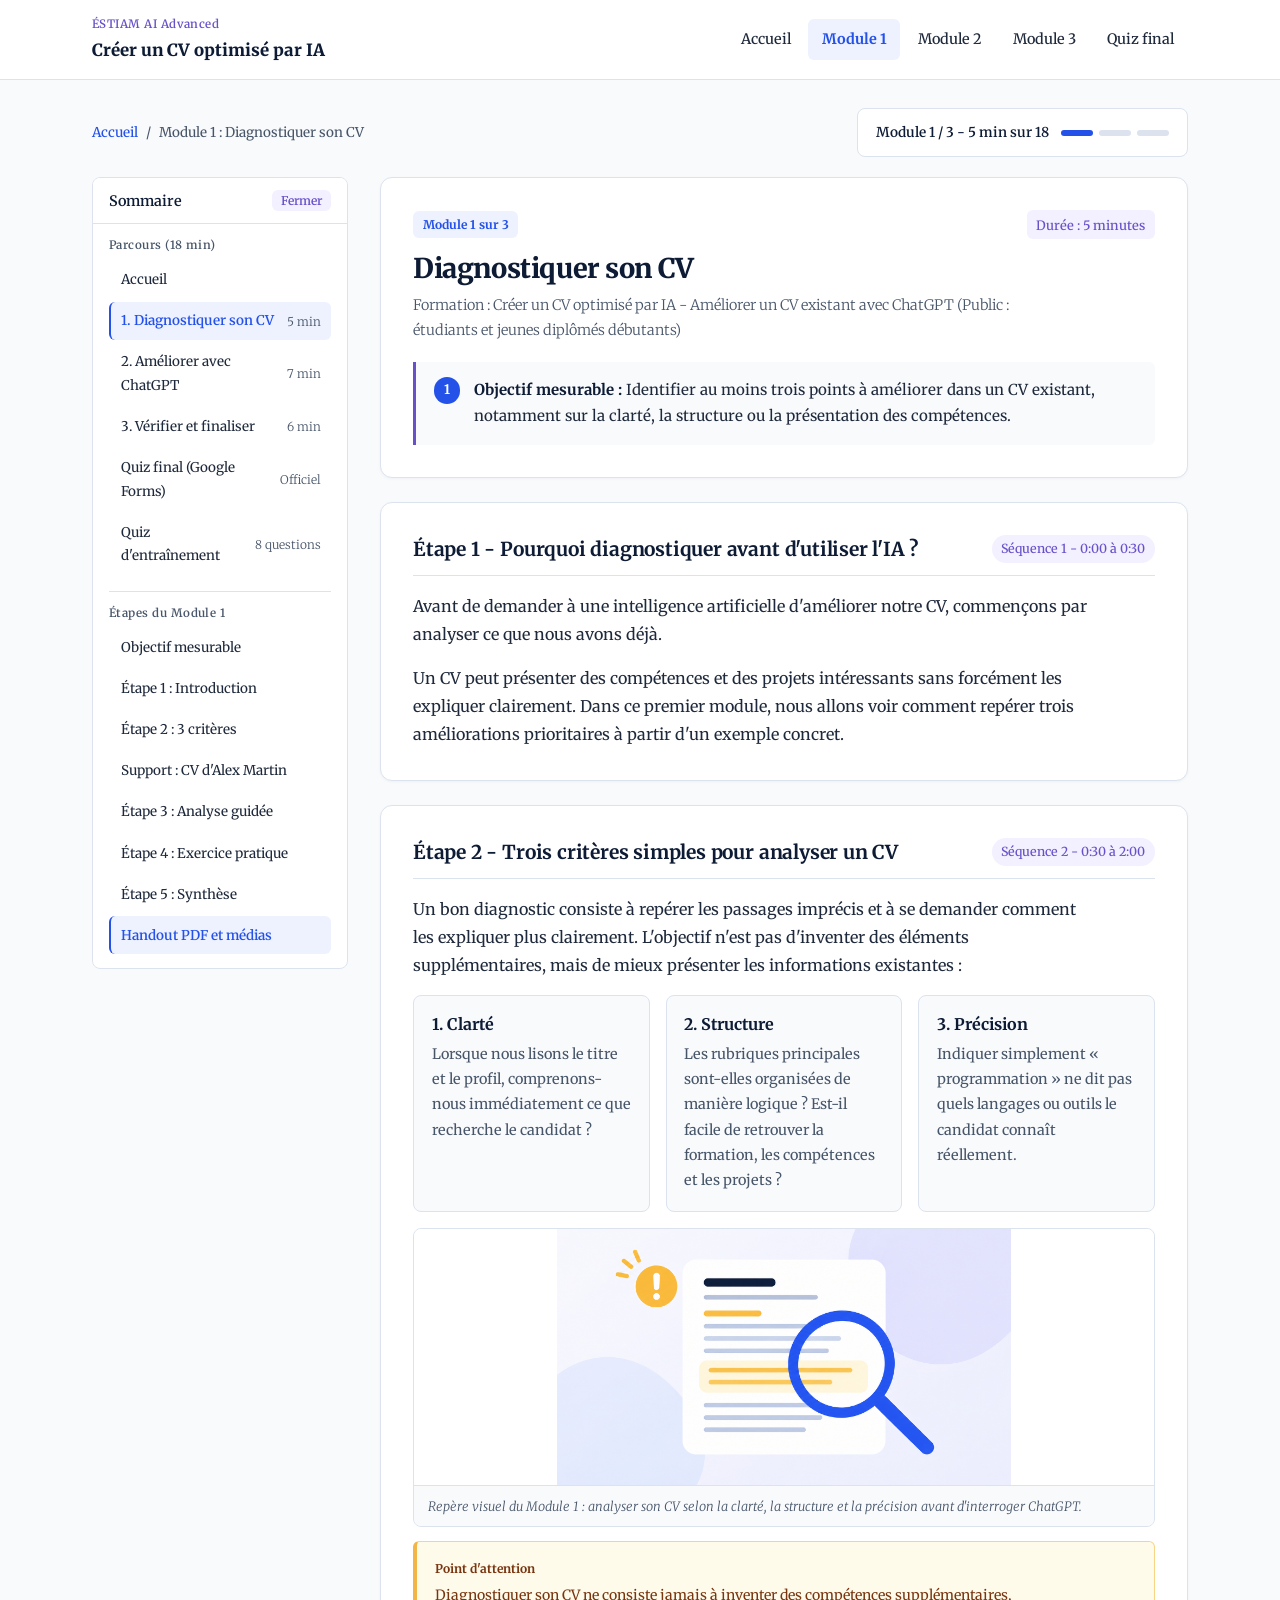
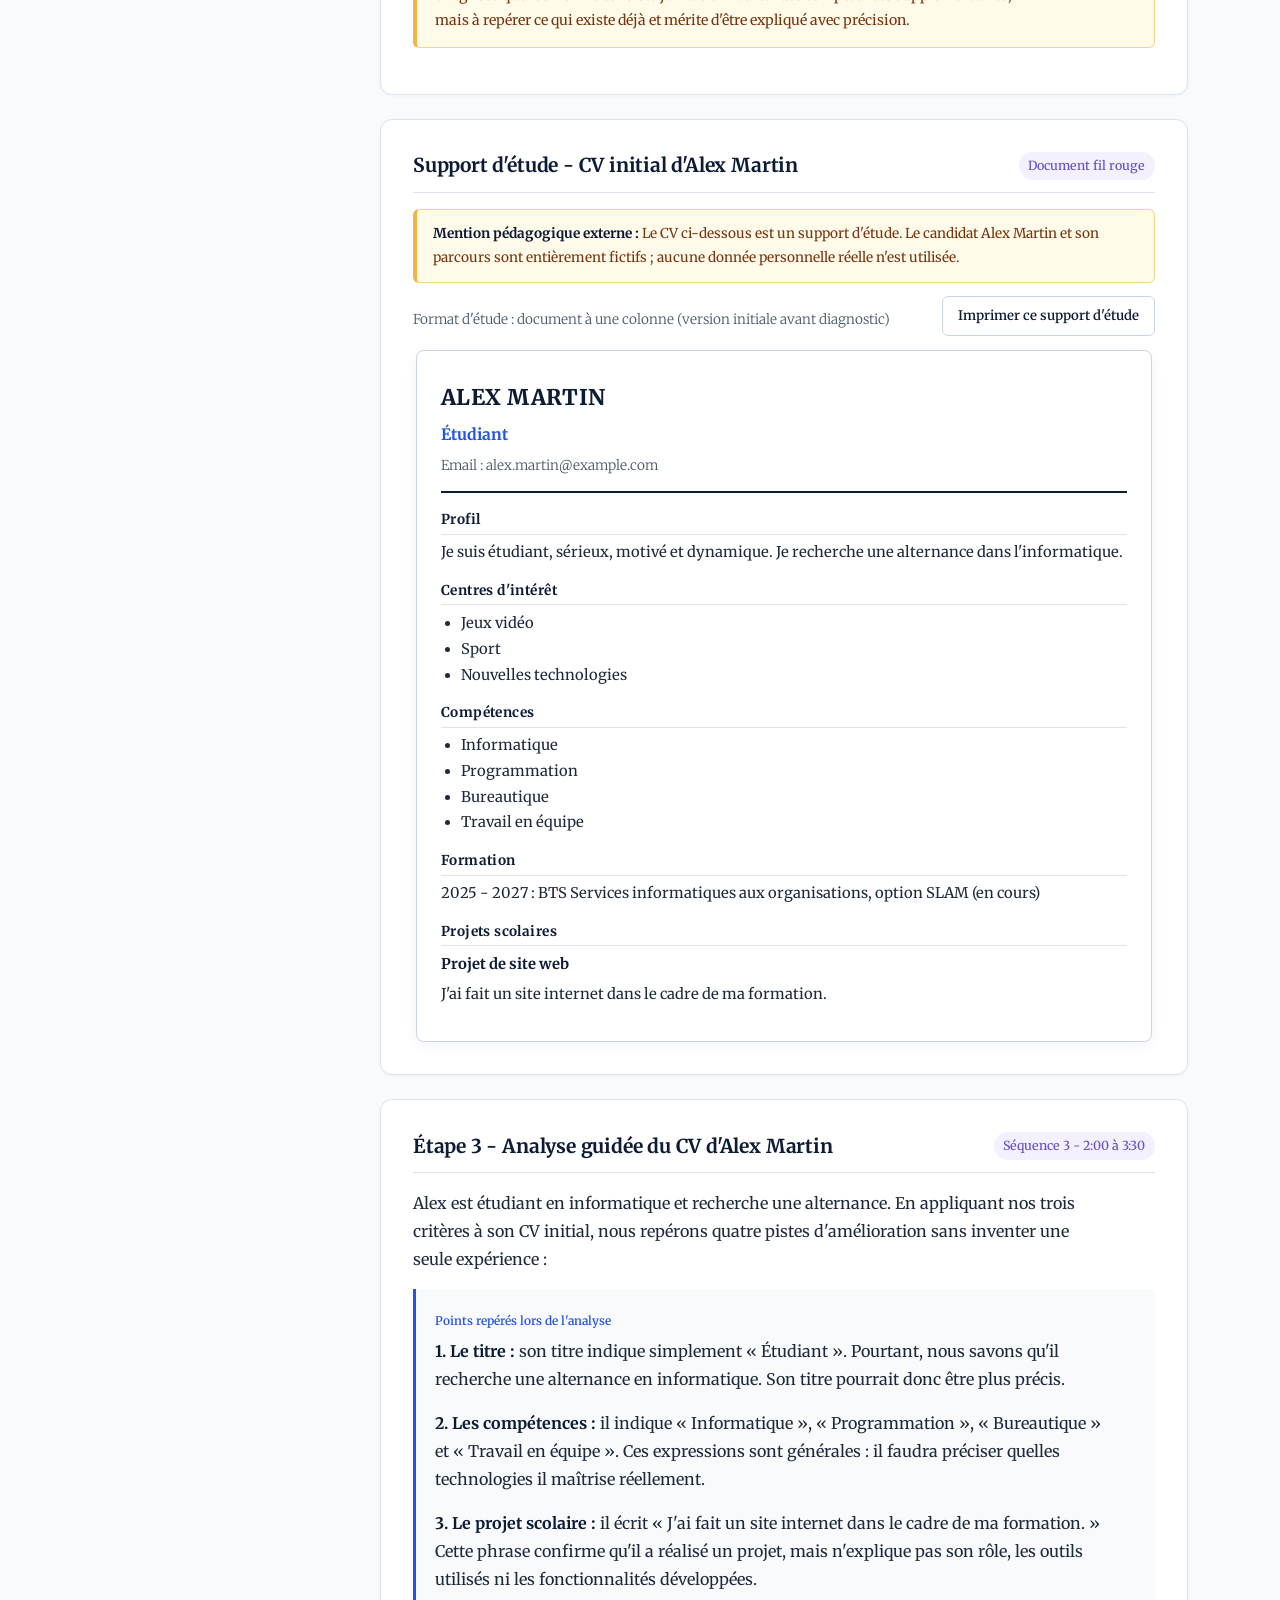
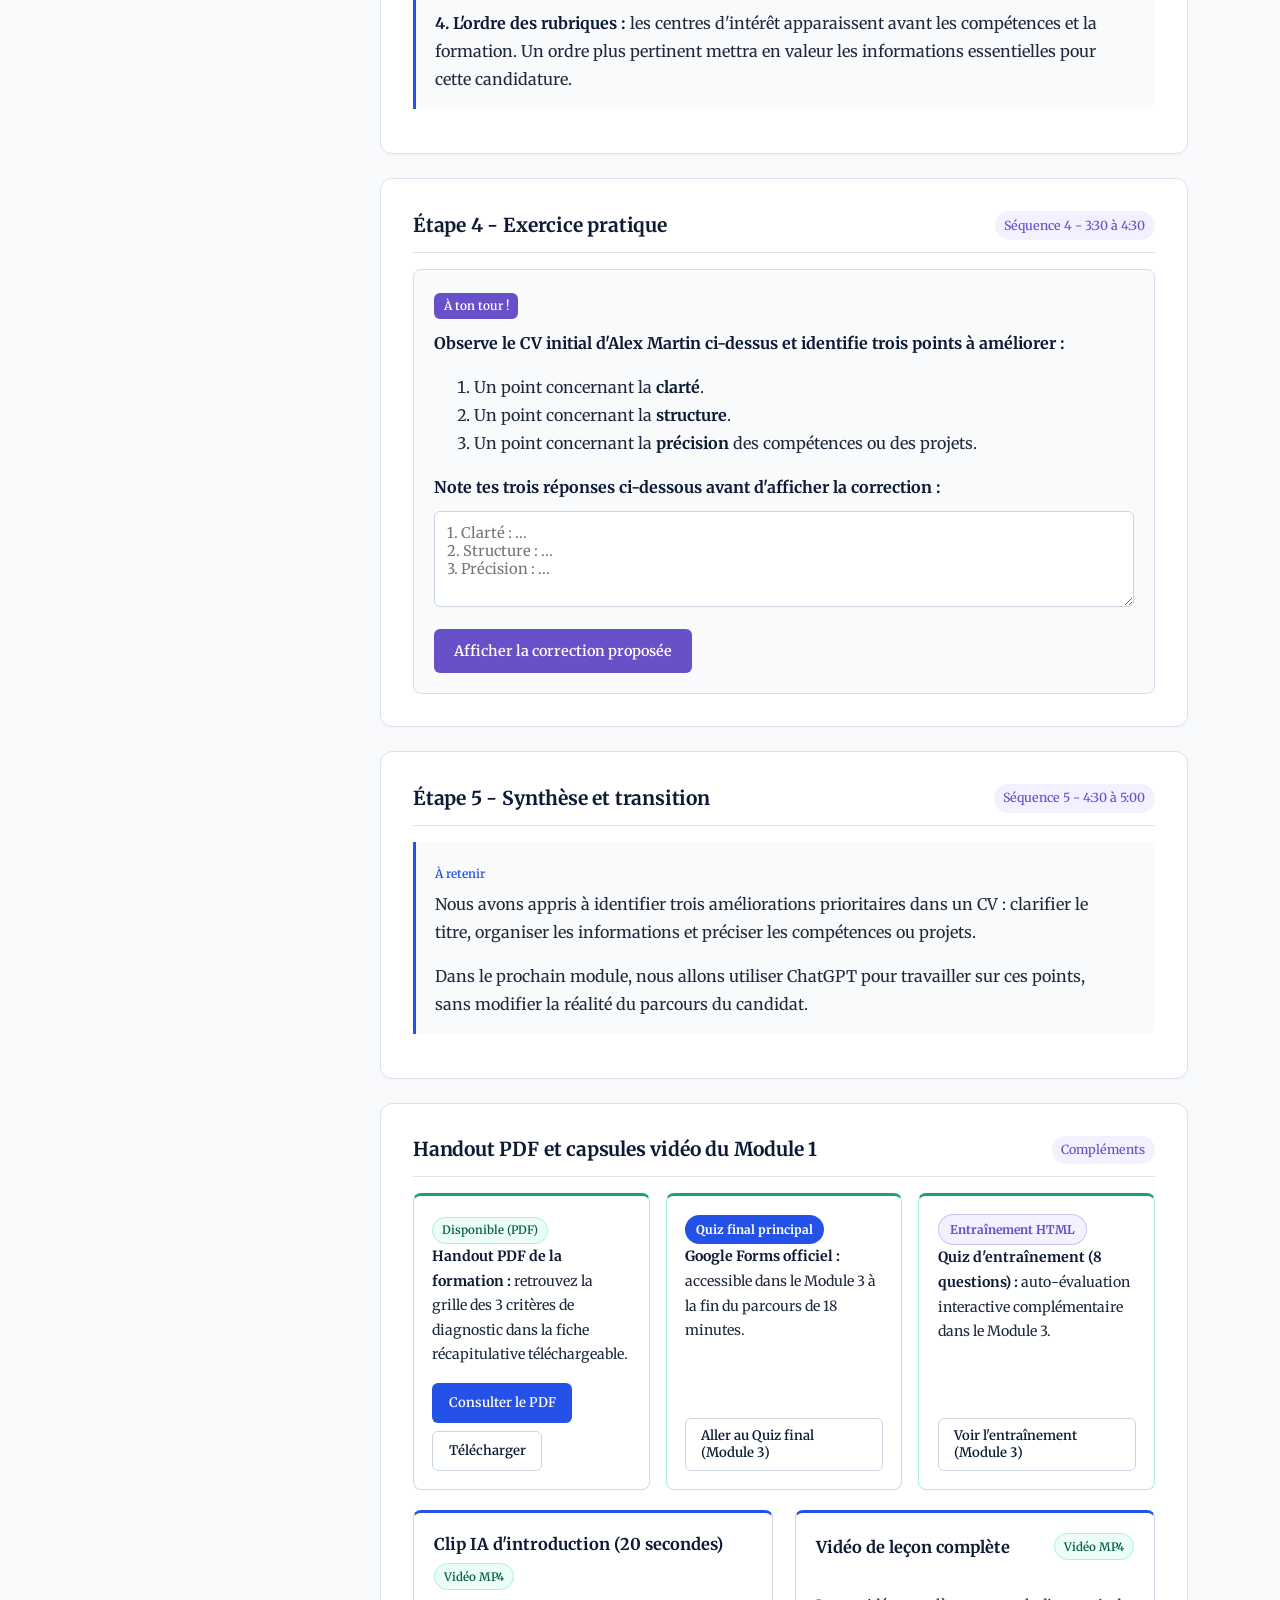
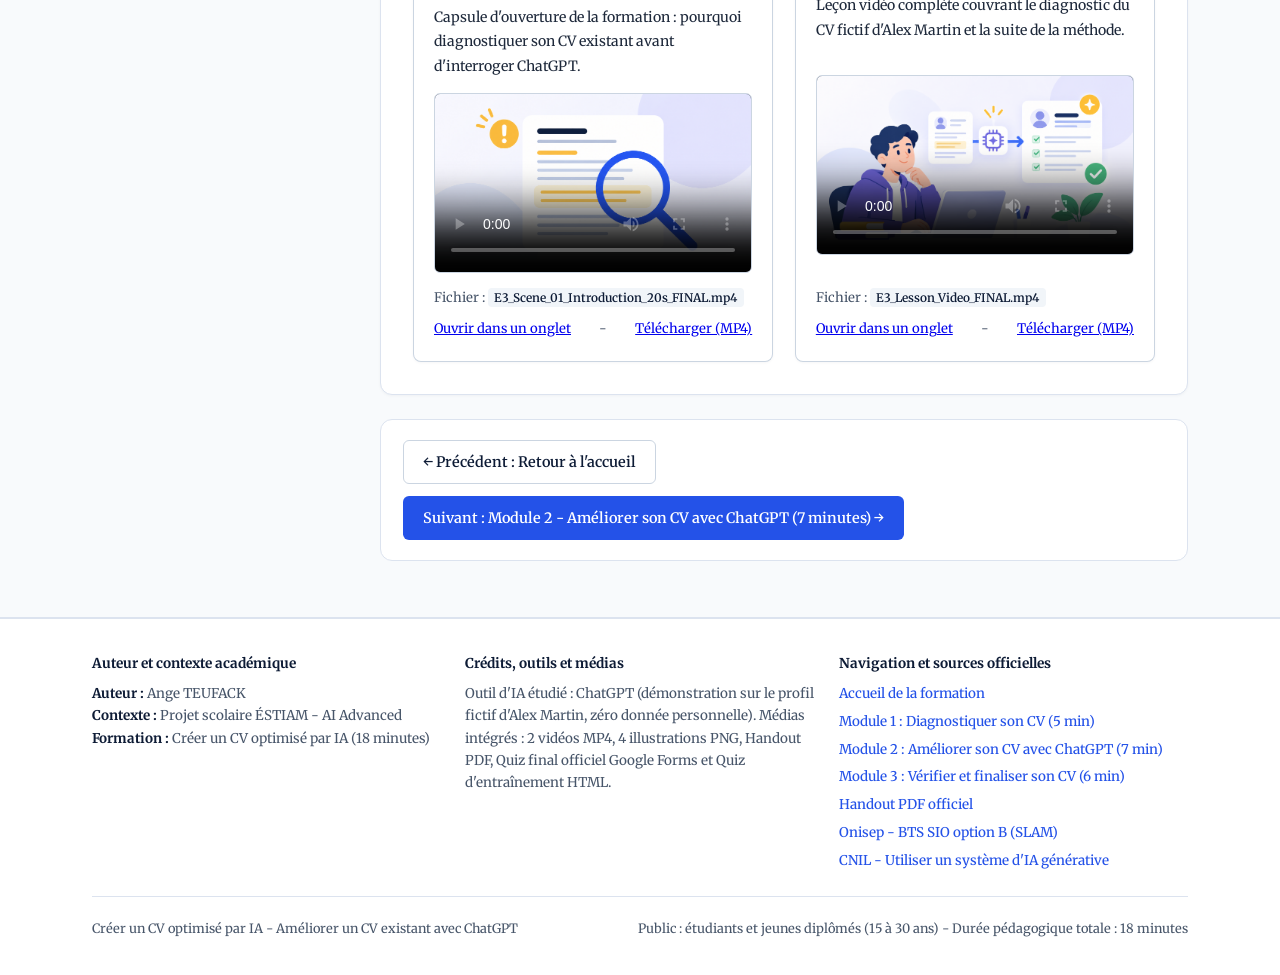
<file: modules/module-1.html>
<!DOCTYPE html>
<html lang="fr">
<head>
  <meta charset="UTF-8">
  <meta name="viewport" content="width=device-width, initial-scale=1.0">
  <meta name="description" content="Module 1 : Diagnostiquer son CV (5 minutes) - Créer un CV optimisé par IA.">
  <title>Module 1 : Diagnostiquer son CV | Créer un CV optimisé par IA</title>
  <!-- Chargement de la police unique Merriweather (variable 300 à 900, normal et italique) -->
  <link rel="preconnect" href="https://fonts.googleapis.com">
  <link rel="preconnect" href="https://fonts.gstatic.com" crossorigin>
  <link href="https://fonts.googleapis.com/css2?family=Merriweather:ital,opsz,wght@0,18..144,300..900;1,18..144,300..900&display=swap" rel="stylesheet">
  <!-- Feuille de style principale -->
  <link rel="stylesheet" href="../css/style.css">
</head>
<body>
  <!-- Lien d'évitement pour l'accessibilité au clavier -->
  <a class="skip-link" href="#contenu-principal">Aller au contenu principal</a>

  <!-- En-tête avec navigation principale -->
  <header class="site-header">
    <div class="container header-inner">
      <a href="../index.html" class="site-brand">
        <span class="brand-badge">ÉSTIAM AI Advanced</span>
        <span class="brand-title">Créer un CV optimisé par IA</span>
      </a>

      <!-- Bouton d'ouverture/fermeture du menu sur mobile -->
      <button
        type="button"
        class="nav-toggle"
        id="nav-toggle"
        aria-expanded="false"
        aria-controls="navigation-principale"
        aria-label="Afficher ou masquer le menu de navigation"
      >
        <span class="nav-toggle-label">Menu</span>
        <span class="nav-toggle-icon" aria-hidden="true"></span>
      </button>

      <!-- Navigation vers l'accueil, les trois modules et le quiz -->
      <nav id="navigation-principale" class="site-nav" aria-label="Navigation principale">
        <ul class="nav-list">
          <li><a href="../index.html" class="nav-link">Accueil</a></li>
          <li><a href="module-1.html" class="nav-link" aria-current="page">Module 1</a></li>
          <li><a href="module-2.html" class="nav-link">Module 2</a></li>
          <li><a href="module-3.html" class="nav-link">Module 3</a></li>
          <li><a href="module-3.html#quiz-final" class="nav-link">Quiz final</a></li>
        </ul>
      </nav>
    </div>
  </header>

  <!-- Contenu principal du Module 1 -->
  <main id="contenu-principal" class="site-main" tabindex="-1">
    <div class="container">
      <!-- Barre de repère compacte : fil d'Ariane et progression réelle dans le parcours -->
      <div class="page-topbar">
        <nav class="breadcrumb" aria-label="Fil d'Ariane">
          <ol class="breadcrumb-list">
            <li><a href="../index.html">Accueil</a></li>
            <li aria-current="page">Module 1 : Diagnostiquer son CV</li>
          </ol>
        </nav>
        <div class="course-step-bar" role="group" aria-label="Position dans le parcours : module 1 sur 3">
          <span class="step-bar-info">Module 1 / 3 - 5 min sur 18</span>
          <span class="step-bar-dots" aria-hidden="true">
            <span class="step-dot is-current"></span>
            <span class="step-dot"></span>
            <span class="step-dot"></span>
          </span>
        </div>
      </div>

      <div class="page-layout">
        <!-- Navigation latérale discrète et repliable -->
        <aside class="course-sidebar" aria-label="Navigation du parcours et des sections du module 1">
          <div class="sidebar-panel">
            <button
              type="button"
              class="sidebar-toggle"
              id="sidebar-toggle"
              aria-expanded="true"
              aria-controls="sidebar-body"
            >
              <span>Sommaire</span>
              <span class="sidebar-toggle-badge">Fermer</span>
            </button>

            <div id="sidebar-body" class="sidebar-body">
              <div class="sidebar-group">
                <h2 class="sidebar-heading">Parcours (18 min)</h2>
                <ul class="sidebar-list">
                  <li>
                    <a href="../index.html" class="sidebar-link">
                      <span>Accueil</span>
                    </a>
                  </li>
                  <li>
                    <a href="module-1.html" class="sidebar-link" aria-current="page">
                      <span>1. Diagnostiquer son CV</span>
                      <span class="sidebar-time">5 min</span>
                    </a>
                  </li>
                  <li>
                    <a href="module-2.html" class="sidebar-link">
                      <span>2. Améliorer avec ChatGPT</span>
                      <span class="sidebar-time">7 min</span>
                    </a>
                  </li>
                  <li>
                    <a href="module-3.html" class="sidebar-link">
                      <span>3. Vérifier et finaliser</span>
                      <span class="sidebar-time">6 min</span>
                    </a>
                  </li>
                  <li>
                    <a href="module-3.html#quiz-final" class="sidebar-link">
                      <span>Quiz final (Google Forms)</span>
                      <span class="sidebar-time">Officiel</span>
                    </a>
                  </li>
                  <li>
                    <a href="module-3.html#quiz-entrainement" class="sidebar-link">
                      <span>Quiz d'entraînement</span>
                      <span class="sidebar-time">8 questions</span>
                    </a>
                  </li>
                </ul>
              </div>

              <div class="sidebar-group">
                <h2 class="sidebar-heading">Étapes du Module 1</h2>
                <ul class="sidebar-list">
                  <li><a href="#objectif-module" class="sidebar-link is-active">Objectif mesurable</a></li>
                  <li><a href="#sequence-1" class="sidebar-link">Étape 1 : Introduction</a></li>
                  <li><a href="#sequence-2" class="sidebar-link">Étape 2 : 3 critères</a></li>
                  <li><a href="#cv-alex-initial" class="sidebar-link">Support : CV d'Alex Martin</a></li>
                  <li><a href="#sequence-3" class="sidebar-link">Étape 3 : Analyse guidée</a></li>
                  <li><a href="#sequence-4" class="sidebar-link">Étape 4 : Exercice pratique</a></li>
                  <li><a href="#sequence-5" class="sidebar-link">Étape 5 : Synthèse</a></li>
                  <li><a href="#supports-module-1" class="sidebar-link">Handout PDF et médias</a></li>
                </ul>
              </div>
            </div>
          </div>
        </aside>

        <!-- Contenu détaillé du Module 1 découpé en étapes respirantes -->
        <div class="page-content">
          <article class="module-detail" aria-labelledby="titre-module">
            <header class="module-detail-header">
              <div class="module-badges">
                <span class="module-number">Module 1 sur 3</span>
                <span class="module-duration">Durée : 5 minutes</span>
              </div>
              <h1 id="titre-module" class="module-detail-title">Diagnostiquer son CV</h1>
              <p class="module-detail-context">
                Formation : Créer un CV optimisé par IA - Améliorer un CV existant avec ChatGPT (Public : étudiants et jeunes diplômés débutants)
              </p>

              <!-- Objectif pédagogique mesurable du module 1 -->
              <div id="objectif-module" class="objective-item" aria-label="Objectif pédagogique du module 1">
                <span class="objective-number" aria-hidden="true">1</span>
                <p class="objective-text">
                  <strong>Objectif mesurable :</strong> Identifier au moins trois points à améliorer dans un CV existant, notamment sur la clarté, la structure ou la présentation des compétences.
                </p>
              </div>
            </header>

            <!-- Étape 1 (Séquence 1) - Introduction -->
            <section id="sequence-1" class="sequence-block" aria-labelledby="titre-seq-1">
              <div class="sequence-header">
                <h2 id="titre-seq-1" class="sequence-title">Étape 1 - Pourquoi diagnostiquer avant d'utiliser l'IA ?</h2>
                <span class="sequence-timing">Séquence 1 - 0:00 à 0:30</span>
              </div>
              <p>
                Avant de demander à une intelligence artificielle d'améliorer notre CV, commençons par analyser ce que nous avons déjà.
              </p>
              <p>
                Un CV peut présenter des compétences et des projets intéressants sans forcément les expliquer clairement. Dans ce premier module, nous allons voir comment repérer trois améliorations prioritaires à partir d'un exemple concret.
              </p>
            </section>

            <!-- Étape 2 (Séquence 2) - Trois critères pour analyser un CV + Illustration réelle (Priorité 3) -->
            <section id="sequence-2" class="sequence-block" aria-labelledby="titre-seq-2">
              <div class="sequence-header">
                <h2 id="titre-seq-2" class="sequence-title">Étape 2 - Trois critères simples pour analyser un CV</h2>
                <span class="sequence-timing">Séquence 2 - 0:30 à 2:00</span>
              </div>
              <p>
                Un bon diagnostic consiste à repérer les passages imprécis et à se demander comment les expliquer plus clairement. L'objectif n'est pas d'inventer des éléments supplémentaires, mais de mieux présenter les informations existantes :
              </p>

              <div class="criteria-grid">
                <div class="criteria-card">
                  <h3>1. Clarté</h3>
                  <p>
                    Lorsque nous lisons le titre et le profil, comprenons-nous immédiatement ce que recherche le candidat ?
                  </p>
                </div>
                <div class="criteria-card">
                  <h3>2. Structure</h3>
                  <p>
                    Les rubriques principales sont-elles organisées de manière logique ? Est-il facile de retrouver la formation, les compétences et les projets ?
                  </p>
                </div>
                <div class="criteria-card">
                  <h3>3. Précision</h3>
                  <p>
                    Indiquer simplement « programmation » ne dit pas quels langages ou outils le candidat connaît réellement.
                  </p>
                </div>
              </div>

              <!-- Illustration réelle du Module 1 : Diagnostic -->
              <figure class="module-visual-figure">
                <img
                  src="../assets/images/module-1-diagnostic.png"
                  alt="Schéma récapitulatif des trois critères du diagnostic d'un CV : clarté du titre, structure des rubriques et précision des compétences"
                  width="1672"
                  height="941"
                  loading="lazy"
                  class="module-visual-img"
                >
                <figcaption class="module-visual-caption">
                  Repère visuel du Module 1 : analyser son CV selon la clarté, la structure et la précision avant d'interroger ChatGPT.
                </figcaption>
              </figure>

              <div class="vigilance-box" role="note">
                <span class="vigilance-label">Point d'attention</span>
                <p>
                  Diagnostiquer son CV ne consiste jamais à inventer des compétences supplémentaires, mais à repérer ce qui existe déjà et mérite d'être expliqué avec précision.
                </p>
              </div>
            </section>

            <!-- Support de démonstration : CV initial d'Alex Martin à une colonne (Priorité 4) -->
            <section id="cv-alex-initial" class="sequence-block" aria-labelledby="titre-cv-initial">
              <div class="sequence-header">
                <h2 id="titre-cv-initial" class="sequence-title">Support d'étude - CV initial d'Alex Martin</h2>
                <span class="sequence-timing">Document fil rouge</span>
              </div>
              <!--
                Conformément aux consignes pédagogiques (Priorité 4), la mention indiquant qu'Alex Martin
                est un candidat fictif est placée dans <figcaption class="demo-cv-notice">,
                à l'extérieur du bloc documentaire (.demo-cv-document).
              -->
              <figure class="demo-cv-container" aria-labelledby="mention-cv-fictif-m1">
                <figcaption id="mention-cv-fictif-m1" class="demo-cv-notice">
                  <strong>Mention pédagogique externe :</strong> Le CV ci-dessous est un support d'étude. Le candidat Alex Martin et son parcours sont entièrement fictifs ; aucune donnée personnelle réelle n'est utilisée.
                </figcaption>

                <div class="cv-toolbar">
                  <span class="muted-note">Format d'étude : document à une colonne (version initiale avant diagnostic)</span>
                  <button type="button" class="btn btn-secondary copy-btn" data-print-cv>
                    Imprimer ce support d'étude
                  </button>
                </div>

                <div class="demo-cv-document" role="region" aria-label="Contenu du CV initial d'Alex Martin">
                  <div class="cv-sheet-header">
                    <p class="cv-sheet-name">ALEX MARTIN</p>
                    <p class="cv-sheet-role">Étudiant</p>
                    <p class="cv-sheet-contact">Email : alex.martin@example.com</p>
                  </div>

                  <div class="cv-sheet-section">
                    <h4>Profil</h4>
                    <p>Je suis étudiant, sérieux, motivé et dynamique. Je recherche une alternance dans l'informatique.</p>
                  </div>

                  <div class="cv-sheet-section">
                    <h4>Centres d'intérêt</h4>
                    <ul>
                      <li>Jeux vidéo</li>
                      <li>Sport</li>
                      <li>Nouvelles technologies</li>
                    </ul>
                  </div>

                  <div class="cv-sheet-section">
                    <h4>Compétences</h4>
                    <ul>
                      <li>Informatique</li>
                      <li>Programmation</li>
                      <li>Bureautique</li>
                      <li>Travail en équipe</li>
                    </ul>
                  </div>

                  <div class="cv-sheet-section">
                    <h4>Formation</h4>
                    <p>2025 - 2027 : BTS Services informatiques aux organisations, option SLAM (en cours)</p>
                  </div>

                  <div class="cv-sheet-section">
                    <h4>Projets scolaires</h4>
                    <p><strong>Projet de site web</strong></p>
                    <p>J'ai fait un site internet dans le cadre de ma formation.</p>
                  </div>
                </div>
              </figure>
            </section>

            <!-- Étape 3 (Séquence 3) - Analyse guidée du CV d'Alex Martin -->
            <section id="sequence-3" class="sequence-block" aria-labelledby="titre-seq-3">
              <div class="sequence-header">
                <h2 id="titre-seq-3" class="sequence-title">Étape 3 - Analyse guidée du CV d'Alex Martin</h2>
                <span class="sequence-timing">Séquence 3 - 2:00 à 3:30</span>
              </div>
              <p>
                Alex est étudiant en informatique et recherche une alternance. En appliquant nos trois critères à son CV initial, nous repérons quatre pistes d'amélioration sans inventer une seule expérience :
              </p>
              <div class="narration-box">
                <span class="narration-label">Points repérés lors de l'analyse</span>
                <p>
                  <strong>1. Le titre :</strong> son titre indique simplement « Étudiant ». Pourtant, nous savons qu'il recherche une alternance en informatique. Son titre pourrait donc être plus précis.
                </p>
                <p>
                  <strong>2. Les compétences :</strong> il indique « Informatique », « Programmation », « Bureautique » et « Travail en équipe ». Ces expressions sont générales : il faudra préciser quelles technologies il maîtrise réellement.
                </p>
                <p>
                  <strong>3. Le projet scolaire :</strong> il écrit « J'ai fait un site internet dans le cadre de ma formation. » Cette phrase confirme qu'il a réalisé un projet, mais n'explique pas son rôle, les outils utilisés ni les fonctionnalités développées.
                </p>
                <p>
                  <strong>4. L'ordre des rubriques :</strong> les centres d'intérêt apparaissent avant les compétences et la formation. Un ordre plus pertinent mettra en valeur les informations essentielles pour cette candidature.
                </p>
              </div>
            </section>

            <!-- Étape 4 (Séquence 4) - Exercice pratique -->
            <section id="sequence-4" class="sequence-block" aria-labelledby="titre-seq-4">
              <div class="sequence-header">
                <h2 id="titre-seq-4" class="sequence-title">Étape 4 - Exercice pratique</h2>
                <span class="sequence-timing">Séquence 4 - 3:30 à 4:30</span>
              </div>

              <div class="exercise-card">
                <span class="exercise-label">À ton tour !</span>
                <p><strong>Observe le CV initial d'Alex Martin ci-dessus et identifie trois points à améliorer :</strong></p>
                <ol>
                  <li>Un point concernant la <strong>clarté</strong>.</li>
                  <li>Un point concernant la <strong>structure</strong>.</li>
                  <li>Un point concernant la <strong>précision</strong> des compétences ou des projets.</li>
                </ol>
                <label for="notes-module-1">
                  <strong>Note tes trois réponses ci-dessous avant d'afficher la correction :</strong>
                </label>
                <textarea
                  id="notes-module-1"
                  class="exercise-textarea"
                  placeholder="1. Clarté : ...&#10;2. Structure : ...&#10;3. Précision : ..."
                ></textarea>

                <button
                  type="button"
                  class="btn btn-accent"
                  data-toggle-correction="correction-m1"
                  aria-expanded="false"
                  aria-controls="correction-m1"
                >
                  Afficher la correction proposée
                </button>

                <div id="correction-m1" class="correction-panel" hidden>
                  <h4>Correction proposée</h4>
                  <ul>
                    <li>
                      <strong>Clarté :</strong> remplacer le titre trop général « Étudiant » par un titre qui précise l'objectif professionnel réel.
                    </li>
                    <li>
                      <strong>Structure :</strong> revoir l'ordre des rubriques pour rendre les compétences, la formation et les projets plus visibles (avant les centres d'intérêt).
                    </li>
                    <li>
                      <strong>Précision :</strong> détailler les compétences et le projet scolaire à partir d'informations confirmées par Alex.
                    </li>
                  </ul>
                </div>
              </div>
            </section>

            <!-- Étape 5 (Séquence 5) - Synthèse et transition -->
            <section id="sequence-5" class="sequence-block" aria-labelledby="titre-seq-5">
              <div class="sequence-header">
                <h2 id="titre-seq-5" class="sequence-title">Étape 5 - Synthèse et transition</h2>
                <span class="sequence-timing">Séquence 5 - 4:30 à 5:00</span>
              </div>
              <div class="narration-box">
                <span class="narration-label">À retenir</span>
                <p>
                  Nous avons appris à identifier trois améliorations prioritaires dans un CV : clarifier le titre, organiser les informations et préciser les compétences ou projets.
                </p>
                <p>
                  Dans le prochain module, nous allons utiliser ChatGPT pour travailler sur ces points, sans modifier la réalité du parcours du candidat.
                </p>
              </div>
            </section>

            <!-- Médias et Handout PDF réel du Module 1 -->
            <section id="supports-module-1" class="sequence-block" aria-labelledby="titre-supports-m1">
              <div class="sequence-header">
                <h2 id="titre-supports-m1" class="sequence-title">Handout PDF et capsules vidéo du Module 1</h2>
                <span class="sequence-timing">Compléments</span>
              </div>
              <div class="discreet-resources-grid">
                <div class="resource-card is-available">
                  <div>
                    <span class="status-badge is-ready">Disponible (PDF)</span>
                    <p class="resource-text">
                      <strong>Handout PDF de la formation :</strong> retrouvez la grille des 3 critères de diagnostic dans la fiche récapitulative téléchargeable.
                    </p>
                  </div>
                  <div class="resource-actions">
                    <a
                      href="../assets/docs/E3_Handout_CV_IA_FINAL.pdf"
                      class="btn btn-primary copy-btn"
                      target="_blank"
                      rel="noopener"
                    >
                      Consulter le PDF
                    </a>
                    <a
                      href="../assets/docs/E3_Handout_CV_IA_FINAL.pdf"
                      class="btn btn-secondary copy-btn"
                      download="E3_Handout_CV_IA_FINAL.pdf"
                    >
                      Télécharger
                    </a>
                  </div>
                </div>
                <div class="resource-card is-available">
                  <div>
                    <span class="eval-badge is-primary-eval">Quiz final principal</span>
                    <p class="resource-text">
                      <strong>Google Forms officiel :</strong> accessible dans le Module 3 à la fin du parcours de 18 minutes.
                    </p>
                  </div>
                  <div class="resource-actions">
                    <a href="module-3.html#quiz-final" class="btn btn-secondary copy-btn">
                      Aller au Quiz final (Module 3)
                    </a>
                  </div>
                </div>
                <div class="resource-card is-available">
                  <div>
                    <span class="eval-badge is-training-eval">Entraînement HTML</span>
                    <p class="resource-text">
                      <strong>Quiz d'entraînement (8 questions) :</strong> auto-évaluation interactive complémentaire dans le Module 3.
                    </p>
                  </div>
                  <div class="resource-actions">
                    <a href="module-3.html#quiz-entrainement" class="btn btn-secondary copy-btn">
                      Voir l'entraînement (Module 3)
                    </a>
                  </div>
                </div>
              </div>

              <!-- Lecteurs vidéo HTML5 accessibles -->
              <div class="video-players-grid" aria-label="Capsules vidéo du Module 1">
                <article class="video-card" aria-labelledby="titre-video-intro-m1">
                  <div class="video-card-header">
                    <h3 id="titre-video-intro-m1" class="video-card-title">Clip IA d'introduction (20 secondes)</h3>
                    <span class="status-badge is-ready">Vidéo MP4</span>
                  </div>
                  <p class="resource-text">
                    Capsule d'ouverture de la formation : pourquoi diagnostiquer son CV existant avant d'interroger ChatGPT.
                  </p>
                  <div class="video-player-wrapper">
                    <video
                      class="video-player"
                      controls
                      playsinline
                      preload="metadata"
                      poster="../assets/images/module-1-diagnostic.png"
                      aria-label="Clip vidéo d'introduction de 20 secondes : Créer un CV optimisé par IA"
                    >
                      <source src="../assets/videos/E3_Scene_01_Introduction_20s_FINAL.mp4" type="video/mp4">
                      Votre navigateur ne prend pas en charge la lecture vidéo HTML5. <a href="../assets/videos/E3_Scene_01_Introduction_20s_FINAL.mp4" download="E3_Scene_01_Introduction_20s_FINAL.mp4">Télécharger le clip d'introduction (MP4)</a>.
                    </video>
                  </div>
                  <div class="video-meta">
                    <span>Fichier : <code>E3_Scene_01_Introduction_20s_FINAL.mp4</code></span>
                    <a href="../assets/videos/E3_Scene_01_Introduction_20s_FINAL.mp4" target="_blank" rel="noopener">Ouvrir dans un onglet</a> -
                    <a href="../assets/videos/E3_Scene_01_Introduction_20s_FINAL.mp4" download="E3_Scene_01_Introduction_20s_FINAL.mp4">Télécharger (MP4)</a>
                  </div>
                </article>

                <article class="video-card" aria-labelledby="titre-video-lecon-m1">
                  <div class="video-card-header">
                    <h3 id="titre-video-lecon-m1" class="video-card-title">Vidéo de leçon complète</h3>
                    <span class="status-badge is-ready">Vidéo MP4</span>
                  </div>
                  <p class="resource-text">
                    Leçon vidéo complète couvrant le diagnostic du CV fictif d'Alex Martin et la suite de la méthode.
                  </p>
                  <div class="video-player-wrapper">
                    <video
                      class="video-player"
                      controls
                      playsinline
                      preload="metadata"
                      poster="../assets/images/cover-formation.png"
                      aria-label="Vidéo de leçon complète : Améliorer un CV existant avec ChatGPT"
                    >
                      <source src="../assets/videos/E3_Lesson_Video_FINAL.mp4" type="video/mp4">
                      <track kind="subtitles" src="../assets/videos/E3_Lesson_Video_FINAL.vtt" srclang="fr" label="Français (sous-titres)" default>
                      Votre navigateur ne prend pas en charge la lecture vidéo HTML5. <a href="../assets/videos/E3_Lesson_Video_FINAL.mp4" download="E3_Lesson_Video_FINAL.mp4">Télécharger la vidéo de leçon (MP4)</a>.
                    </video>
                  </div>
                  <div class="video-meta">
                    <span>Fichier : <code>E3_Lesson_Video_FINAL.mp4</code></span>
                    <a href="../assets/videos/E3_Lesson_Video_FINAL.mp4" target="_blank" rel="noopener">Ouvrir dans un onglet</a> -
                    <a href="../assets/videos/E3_Lesson_Video_FINAL.mp4" download="E3_Lesson_Video_FINAL.mp4">Télécharger (MP4)</a>
                  </div>
                </article>
              </div>
            </section>

            <!-- Navigation séquentielle entre les pages -->
            <nav class="module-pagination" aria-label="Navigation entre les modules">
              <a href="../index.html" class="btn btn-secondary" rel="prev">
                &larr; Précédent : Retour à l'accueil
              </a>
              <a href="module-2.html" class="btn btn-primary" rel="next">
                Suivant : Module 2 - Améliorer son CV avec ChatGPT (7 minutes) &rarr;
              </a>
            </nav>
          </article>
        </div>
      </div>
    </div>
  </main>

  <!-- Pied de page professionnel -->
  <footer class="site-footer">
    <div class="container">
      <div class="footer-grid">
        <div class="footer-col">
          <h3>Auteur et contexte académique</h3>
          <p><strong>Auteur :</strong> Ange TEUFACK</p>
          <p><strong>Contexte :</strong> Projet scolaire ÉSTIAM - AI Advanced</p>
          <p><strong>Formation :</strong> Créer un CV optimisé par IA (18 minutes)</p>
        </div>
        <div class="footer-col">
          <h3>Crédits, outils et médias</h3>
          <p>
            Outil d'IA étudié : ChatGPT (démonstration sur le profil fictif d'Alex Martin, zéro donnée personnelle). Médias intégrés : 2 vidéos MP4, 4 illustrations PNG, Handout PDF, Quiz final officiel Google Forms et Quiz d'entraînement HTML.
          </p>
        </div>
        <div class="footer-col">
          <h3>Navigation et sources officielles</h3>
          <ul>
            <li><a href="../index.html">Accueil de la formation</a></li>
            <li><a href="module-1.html">Module 1 : Diagnostiquer son CV (5 min)</a></li>
            <li><a href="module-2.html">Module 2 : Améliorer son CV avec ChatGPT (7 min)</a></li>
            <li><a href="module-3.html">Module 3 : Vérifier et finaliser son CV (6 min)</a></li>
            <li><a href="../assets/docs/E3_Handout_CV_IA_FINAL.pdf" target="_blank" rel="noopener">Handout PDF officiel</a></li>
            <li><a href="https://www.onisep.fr/ressources/univers-formation/formations/post-bac/bts-services-informatiques-aux-organisations-option-b-solutions-logicielles-et-applications-metiers" target="_blank" rel="noopener">Onisep - BTS SIO option B (SLAM)</a></li>
            <li><a href="https://www.cnil.fr/fr/les-questions-reponses-de-la-cnil-sur-lutilisation-dun-systeme-dia-generative" target="_blank" rel="noopener">CNIL - Utiliser un système d'IA générative</a></li>
          </ul>
        </div>
      </div>
      <div class="footer-bottom">
        <p>Créer un CV optimisé par IA - Améliorer un CV existant avec ChatGPT</p>
        <p>Public : étudiants et jeunes diplômés (15 à 30 ans) - Durée pédagogique totale : 18 minutes</p>
      </div>
    </div>
  </footer>

  <!-- Script principal -->
  <script src="../js/main.js" defer></script>
</body>
</html>
</file>
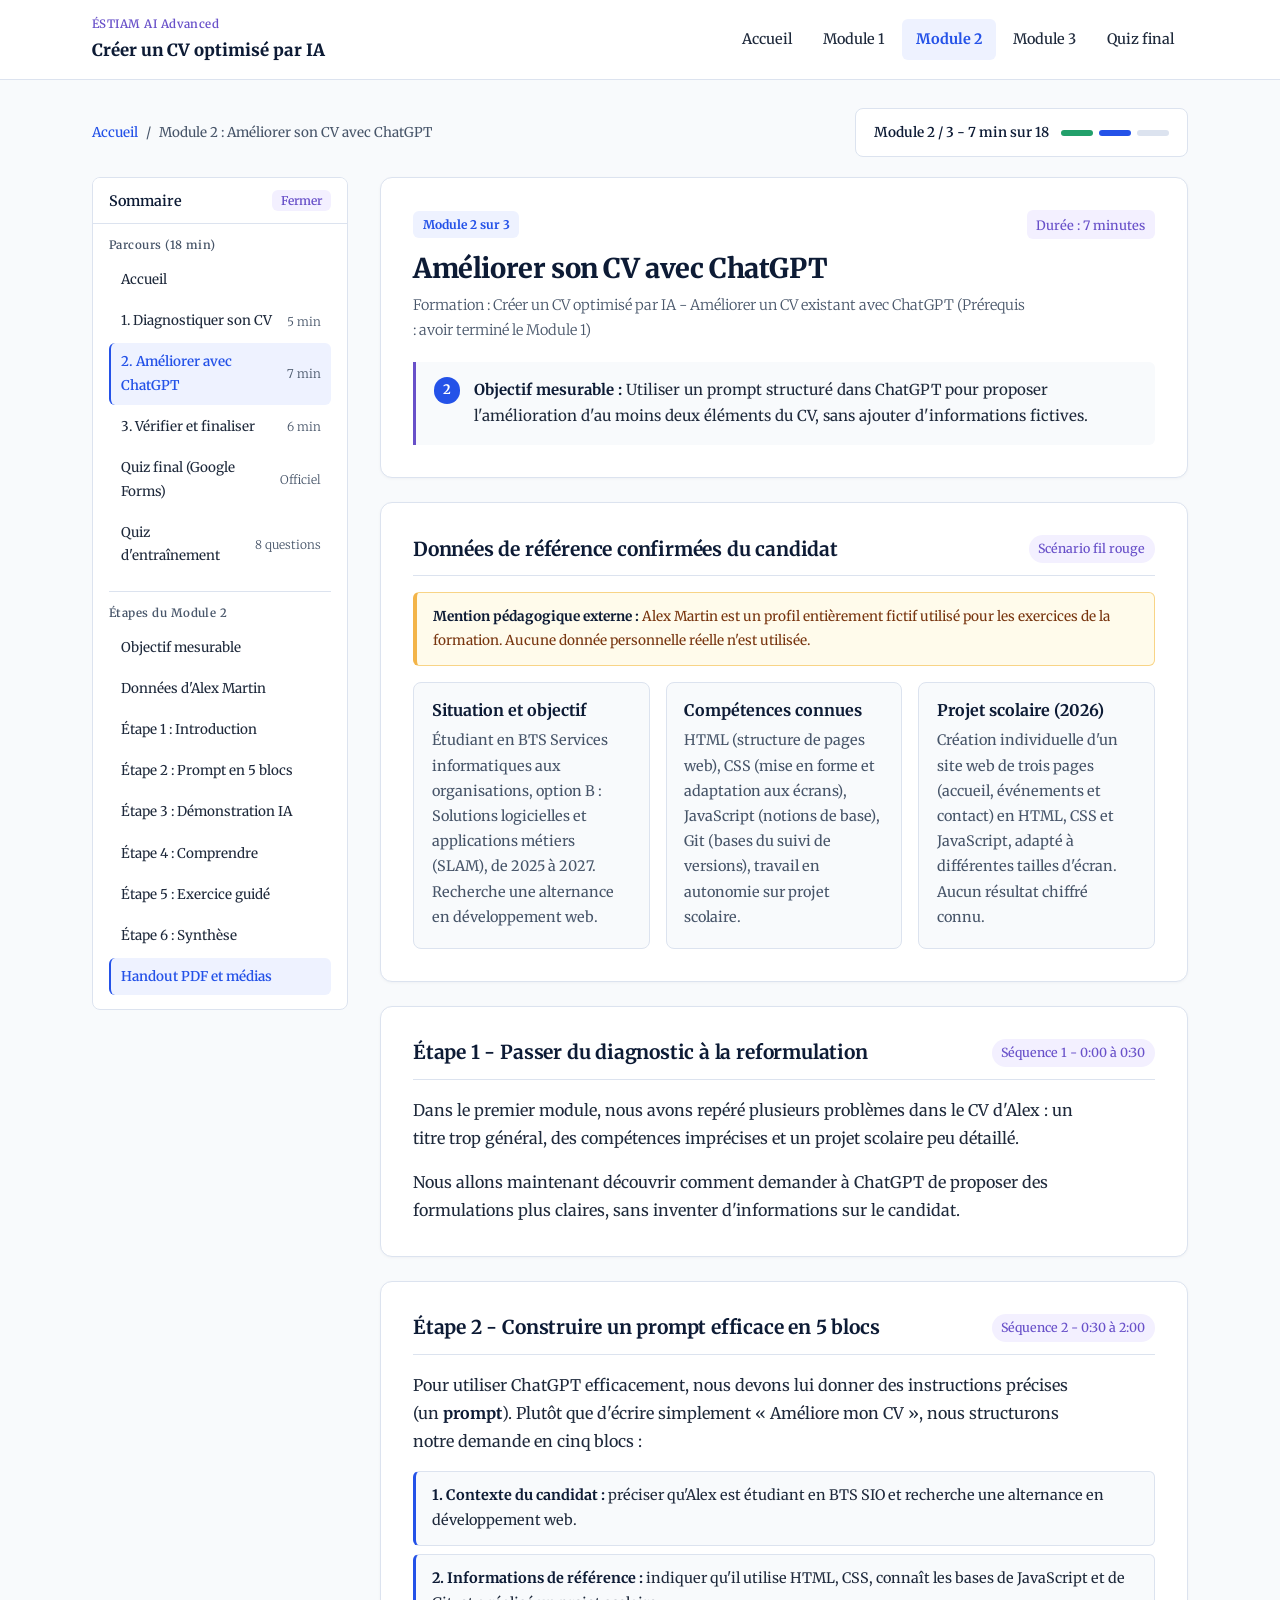
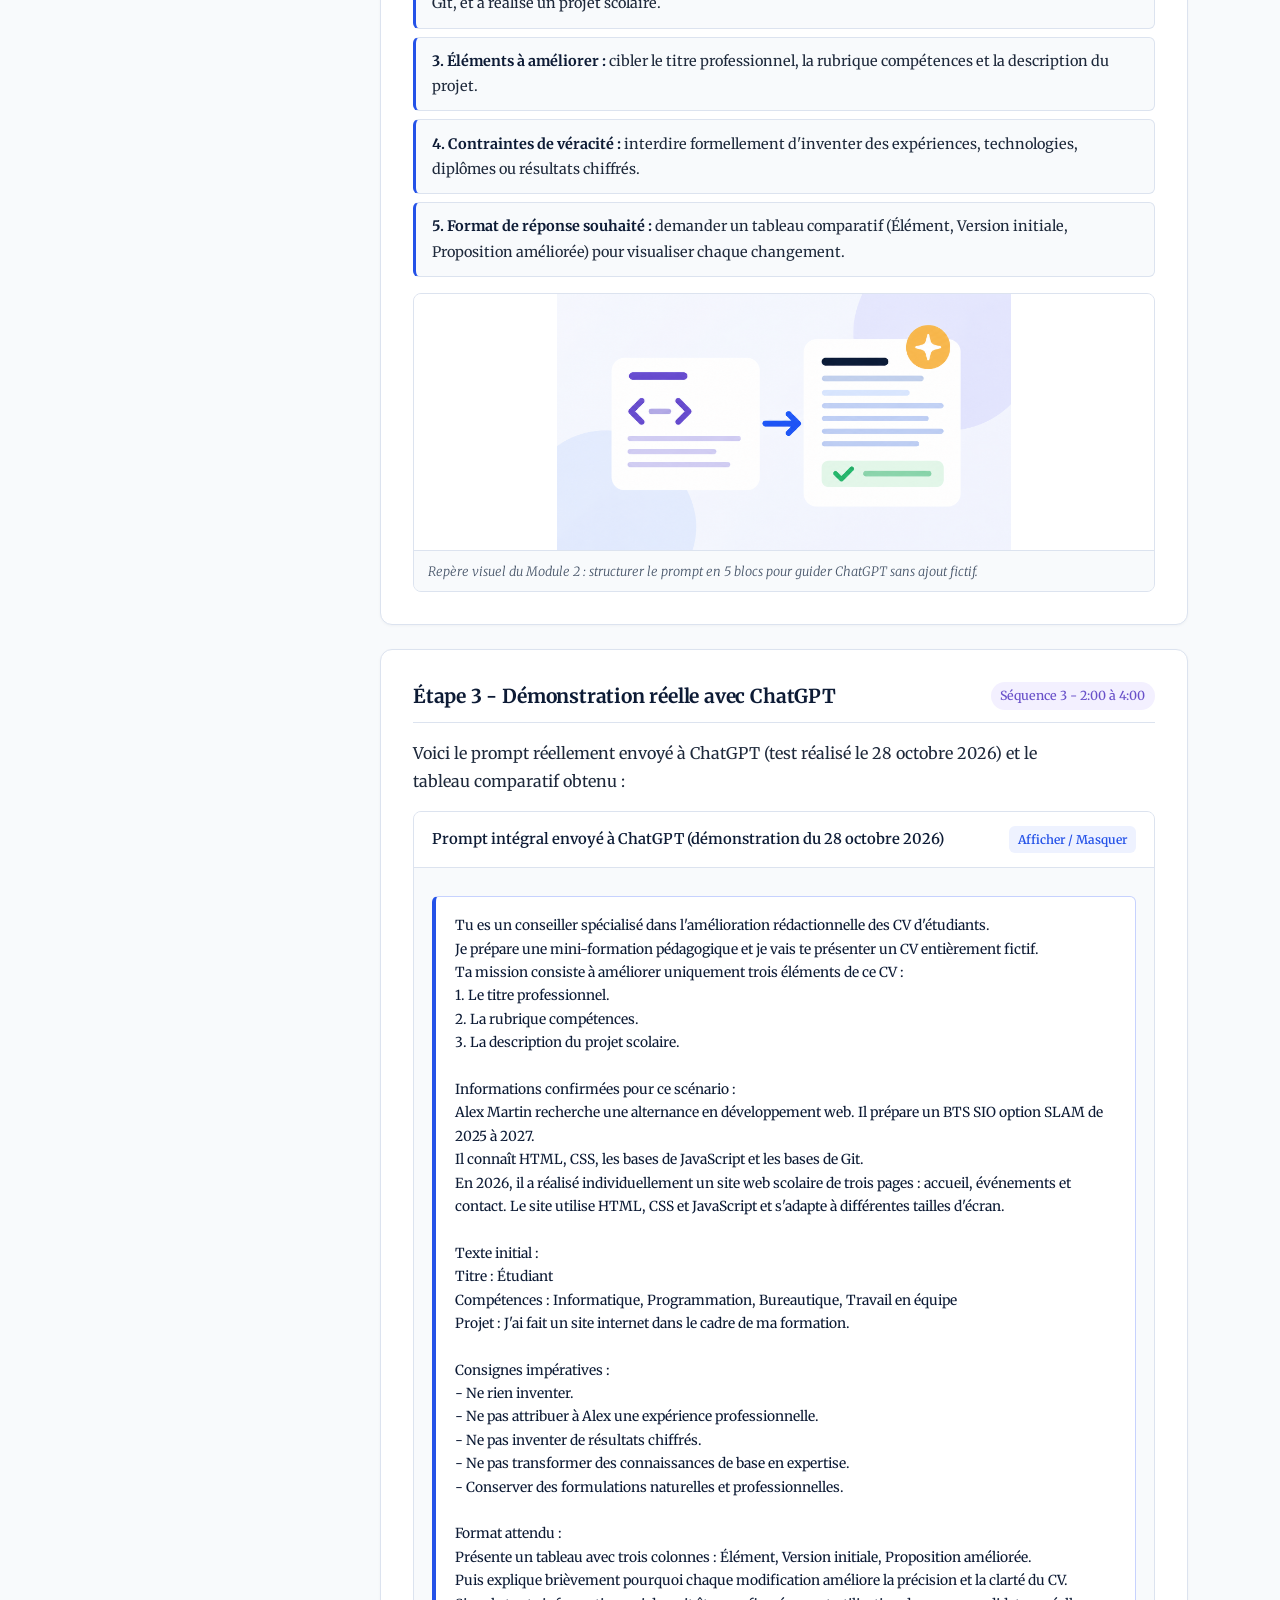
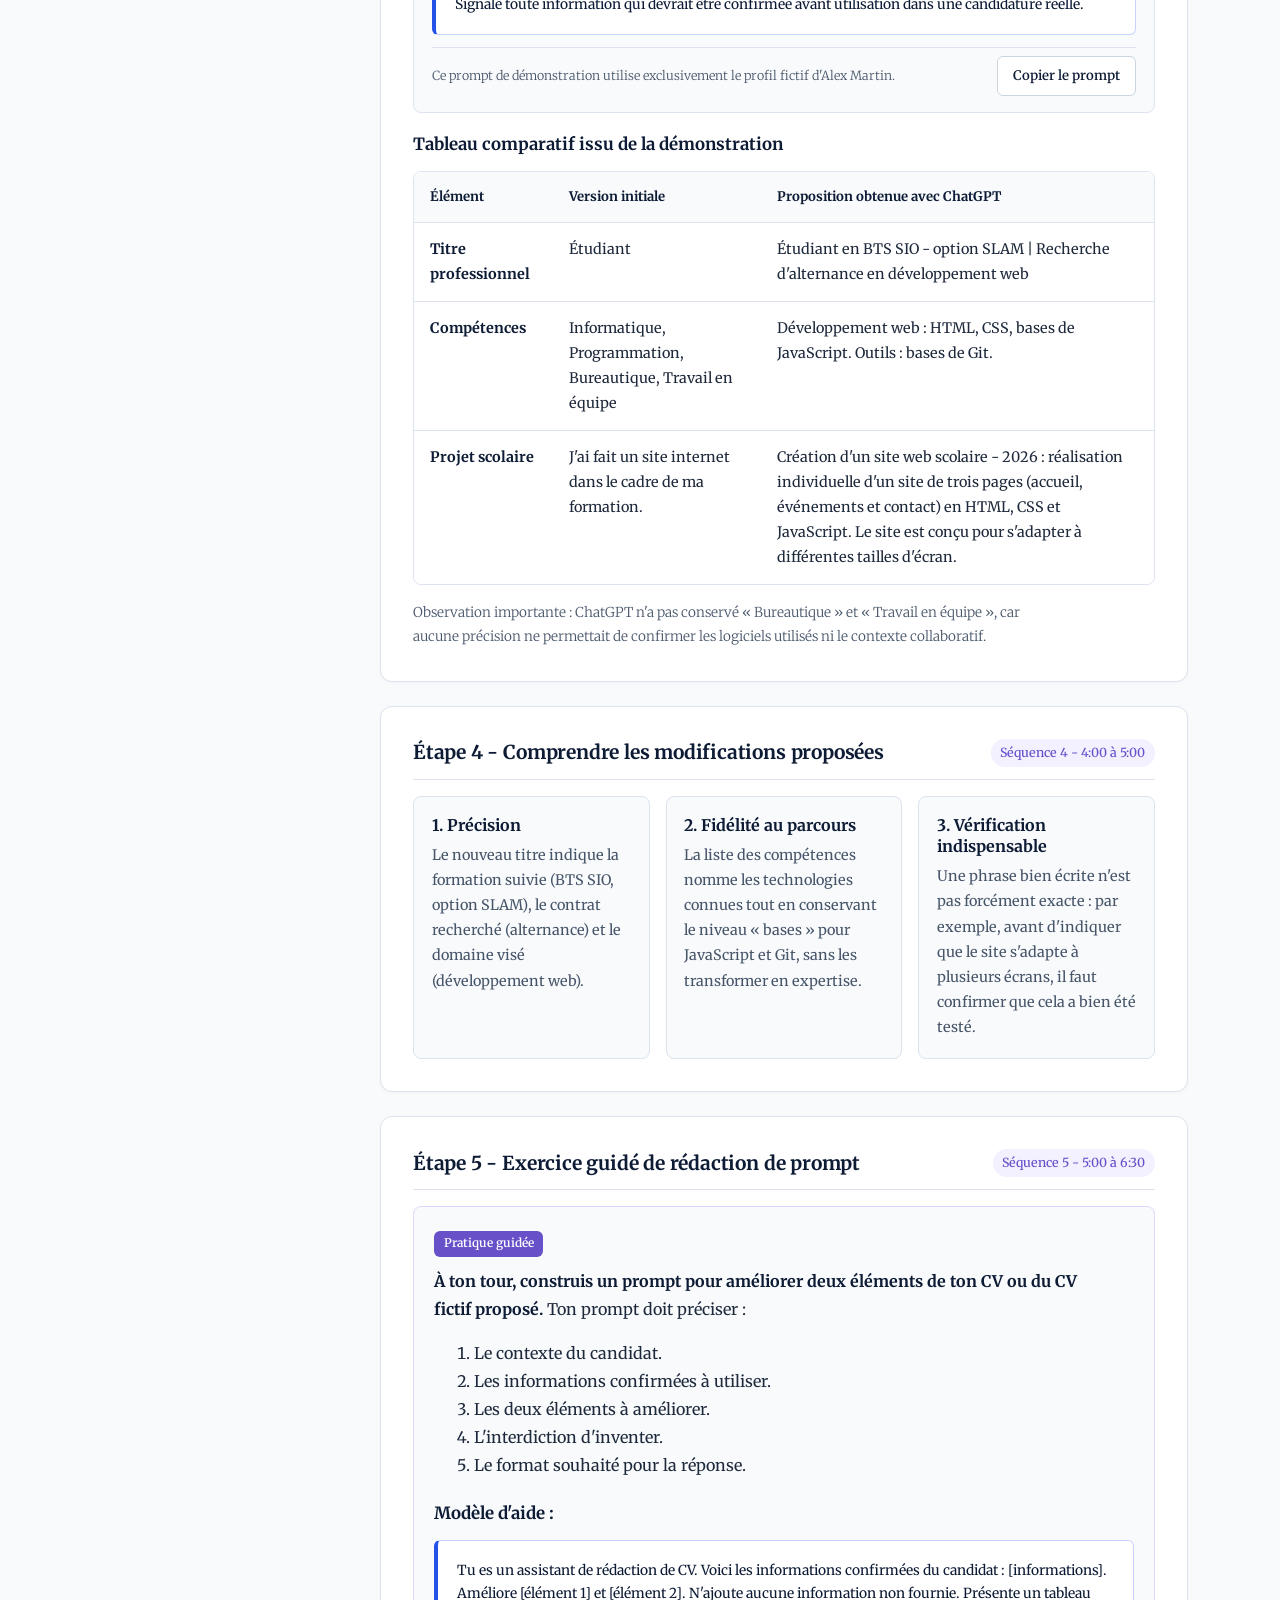
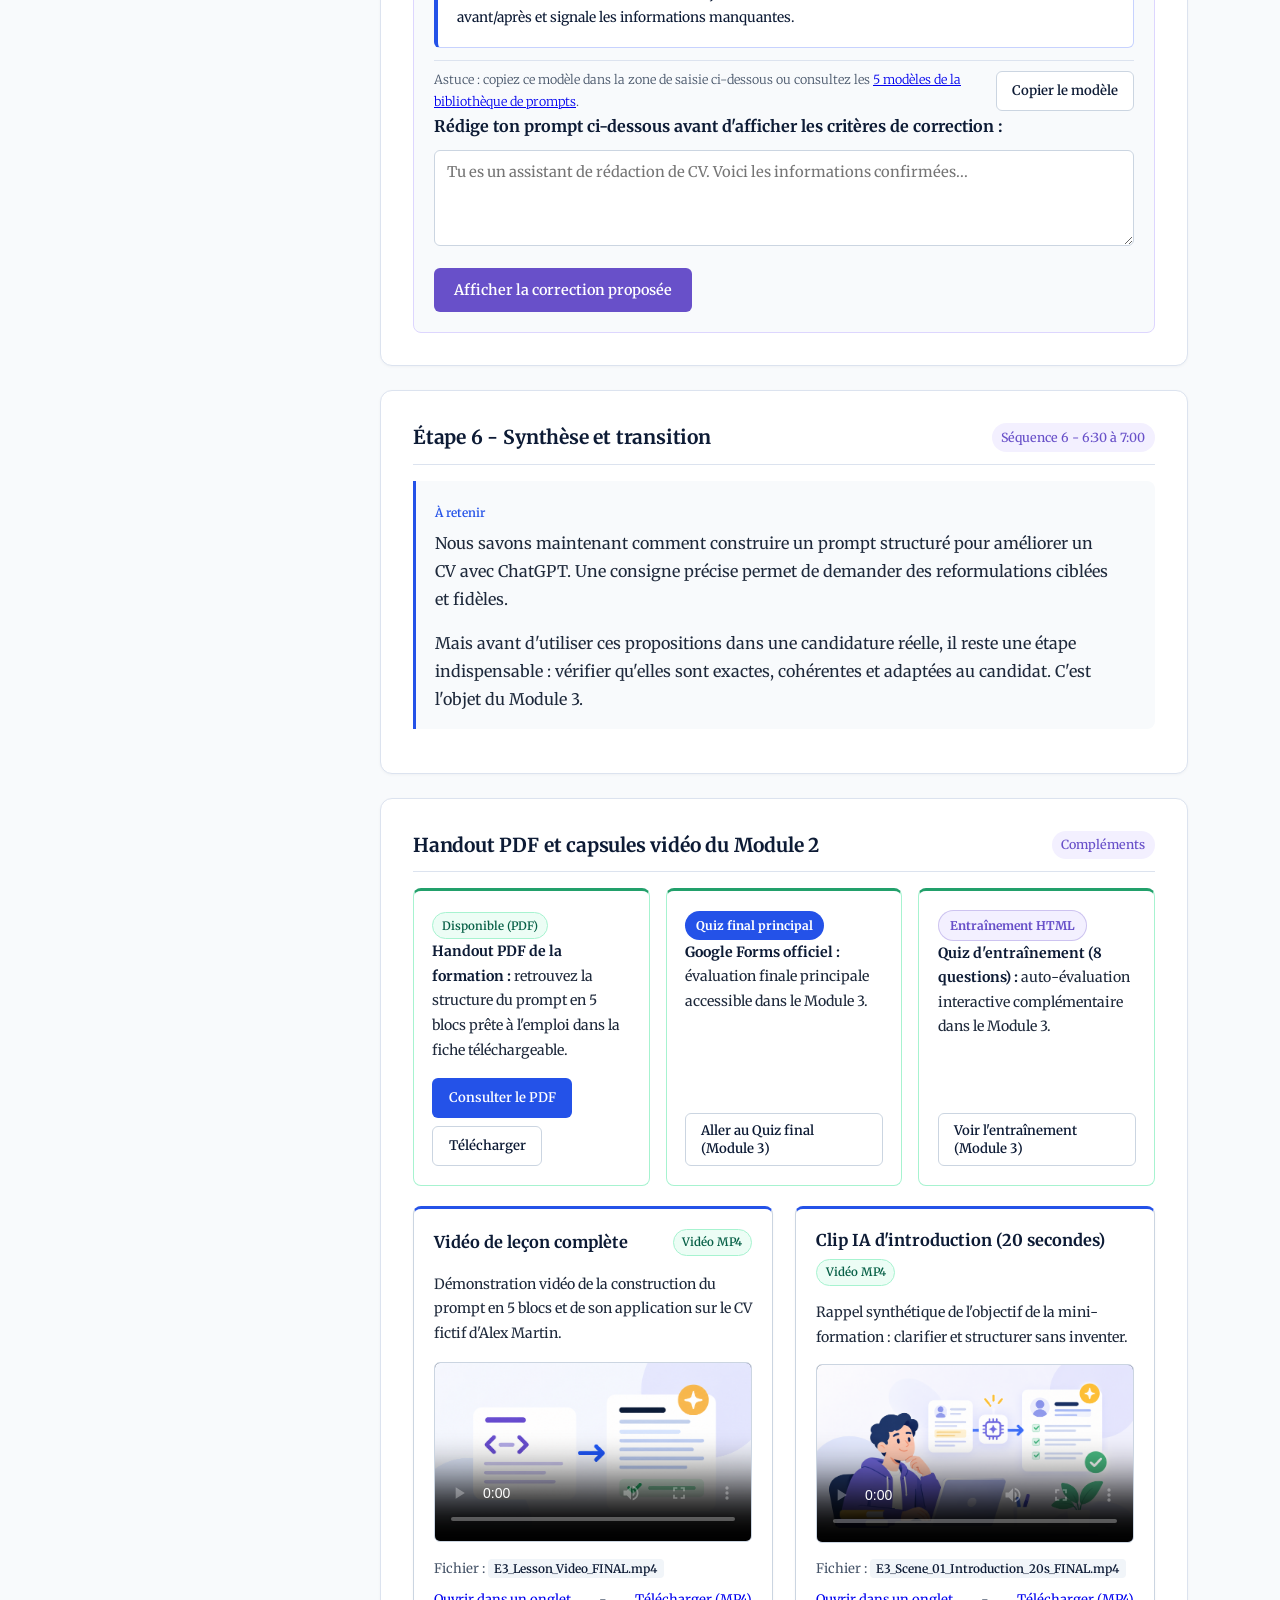
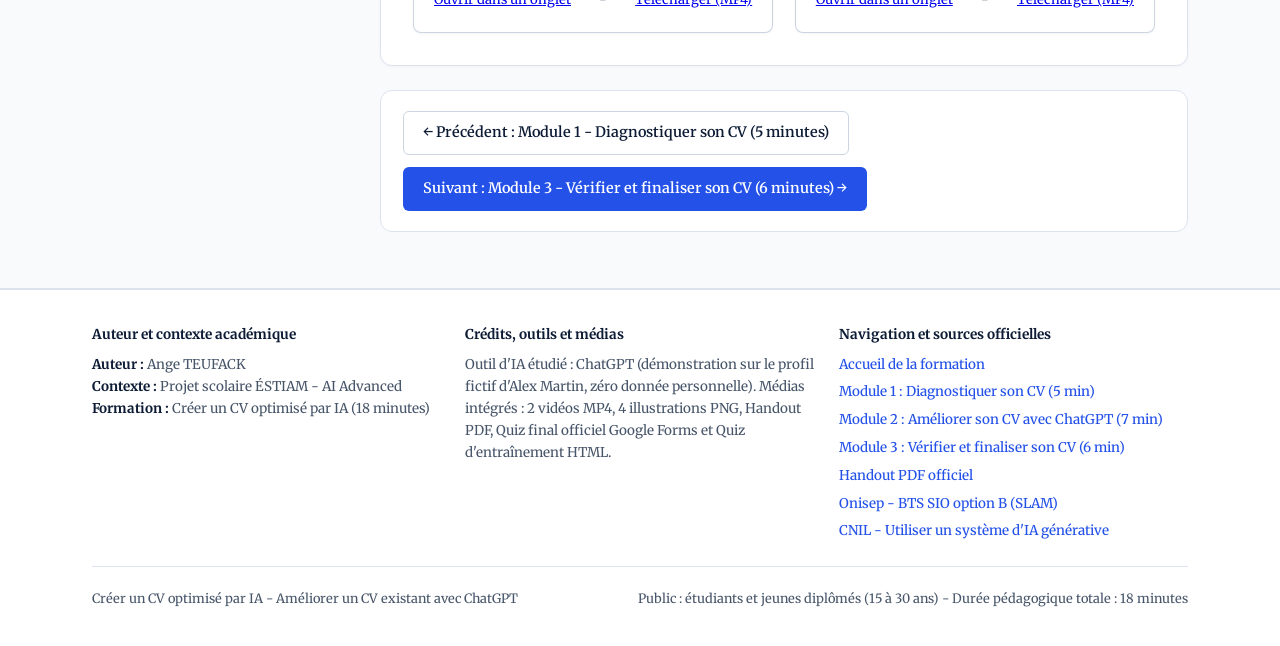
<file: modules/module-2.html>
<!DOCTYPE html>
<html lang="fr">
<head>
  <meta charset="UTF-8">
  <meta name="viewport" content="width=device-width, initial-scale=1.0">
  <meta name="description" content="Module 2 : Améliorer son CV avec ChatGPT (7 minutes) - Créer un CV optimisé par IA.">
  <title>Module 2 : Améliorer son CV avec ChatGPT | Créer un CV optimisé par IA</title>
  <!-- Chargement de la police unique Merriweather (variable 300 à 900, normal et italique) -->
  <link rel="preconnect" href="https://fonts.googleapis.com">
  <link rel="preconnect" href="https://fonts.gstatic.com" crossorigin>
  <link href="https://fonts.googleapis.com/css2?family=Merriweather:ital,opsz,wght@0,18..144,300..900;1,18..144,300..900&display=swap" rel="stylesheet">
  <!-- Feuille de style principale -->
  <link rel="stylesheet" href="../css/style.css">
</head>
<body>
  <!-- Lien d'évitement pour l'accessibilité au clavier -->
  <a class="skip-link" href="#contenu-principal">Aller au contenu principal</a>

  <!-- En-tête avec navigation principale -->
  <header class="site-header">
    <div class="container header-inner">
      <a href="../index.html" class="site-brand">
        <span class="brand-badge">ÉSTIAM AI Advanced</span>
        <span class="brand-title">Créer un CV optimisé par IA</span>
      </a>

      <!-- Bouton d'ouverture/fermeture du menu sur mobile -->
      <button
        type="button"
        class="nav-toggle"
        id="nav-toggle"
        aria-expanded="false"
        aria-controls="navigation-principale"
        aria-label="Afficher ou masquer le menu de navigation"
      >
        <span class="nav-toggle-label">Menu</span>
        <span class="nav-toggle-icon" aria-hidden="true"></span>
      </button>

      <!-- Navigation vers l'accueil, les trois modules et le quiz -->
      <nav id="navigation-principale" class="site-nav" aria-label="Navigation principale">
        <ul class="nav-list">
          <li><a href="../index.html" class="nav-link">Accueil</a></li>
          <li><a href="module-1.html" class="nav-link">Module 1</a></li>
          <li><a href="module-2.html" class="nav-link" aria-current="page">Module 2</a></li>
          <li><a href="module-3.html" class="nav-link">Module 3</a></li>
          <li><a href="module-3.html#quiz-final" class="nav-link">Quiz final</a></li>
        </ul>
      </nav>
    </div>
  </header>

  <!-- Contenu principal du Module 2 -->
  <main id="contenu-principal" class="site-main" tabindex="-1">
    <div class="container">
      <!-- Barre de repère compacte : fil d'Ariane et progression réelle dans le parcours -->
      <div class="page-topbar">
        <nav class="breadcrumb" aria-label="Fil d'Ariane">
          <ol class="breadcrumb-list">
            <li><a href="../index.html">Accueil</a></li>
            <li aria-current="page">Module 2 : Améliorer son CV avec ChatGPT</li>
          </ol>
        </nav>
        <div class="course-step-bar" role="group" aria-label="Position dans le parcours : module 2 sur 3">
          <span class="step-bar-info">Module 2 / 3 - 7 min sur 18</span>
          <span class="step-bar-dots" aria-hidden="true">
            <span class="step-dot is-past"></span>
            <span class="step-dot is-current"></span>
            <span class="step-dot"></span>
          </span>
        </div>
      </div>

      <div class="page-layout">
        <!-- Navigation latérale discrète et repliable -->
        <aside class="course-sidebar" aria-label="Navigation du parcours et des sections du module 2">
          <div class="sidebar-panel">
            <button
              type="button"
              class="sidebar-toggle"
              id="sidebar-toggle"
              aria-expanded="true"
              aria-controls="sidebar-body"
            >
              <span>Sommaire</span>
              <span class="sidebar-toggle-badge">Fermer</span>
            </button>

            <div id="sidebar-body" class="sidebar-body">
              <div class="sidebar-group">
                <h2 class="sidebar-heading">Parcours (18 min)</h2>
                <ul class="sidebar-list">
                  <li>
                    <a href="../index.html" class="sidebar-link">
                      <span>Accueil</span>
                    </a>
                  </li>
                  <li>
                    <a href="module-1.html" class="sidebar-link">
                      <span>1. Diagnostiquer son CV</span>
                      <span class="sidebar-time">5 min</span>
                    </a>
                  </li>
                  <li>
                    <a href="module-2.html" class="sidebar-link" aria-current="page">
                      <span>2. Améliorer avec ChatGPT</span>
                      <span class="sidebar-time">7 min</span>
                    </a>
                  </li>
                  <li>
                    <a href="module-3.html" class="sidebar-link">
                      <span>3. Vérifier et finaliser</span>
                      <span class="sidebar-time">6 min</span>
                    </a>
                  </li>
                  <li>
                    <a href="module-3.html#quiz-final" class="sidebar-link">
                      <span>Quiz final (Google Forms)</span>
                      <span class="sidebar-time">Officiel</span>
                    </a>
                  </li>
                  <li>
                    <a href="module-3.html#quiz-entrainement" class="sidebar-link">
                      <span>Quiz d'entraînement</span>
                      <span class="sidebar-time">8 questions</span>
                    </a>
                  </li>
                </ul>
              </div>

              <div class="sidebar-group">
                <h2 class="sidebar-heading">Étapes du Module 2</h2>
                <ul class="sidebar-list">
                  <li><a href="#objectif-module" class="sidebar-link is-active">Objectif mesurable</a></li>
                  <li><a href="#donnees-reference" class="sidebar-link">Données d'Alex Martin</a></li>
                  <li><a href="#sequence-1" class="sidebar-link">Étape 1 : Introduction</a></li>
                  <li><a href="#sequence-2" class="sidebar-link">Étape 2 : Prompt en 5 blocs</a></li>
                  <li><a href="#sequence-3" class="sidebar-link">Étape 3 : Démonstration IA</a></li>
                  <li><a href="#sequence-4" class="sidebar-link">Étape 4 : Comprendre</a></li>
                  <li><a href="#sequence-5" class="sidebar-link">Étape 5 : Exercice guidé</a></li>
                  <li><a href="#sequence-6" class="sidebar-link">Étape 6 : Synthèse</a></li>
                  <li><a href="#supports-module-2" class="sidebar-link">Handout PDF et médias</a></li>
                </ul>
              </div>
            </div>
          </div>
        </aside>

        <!-- Contenu détaillé du Module 2 découpé par étapes courtes -->
        <div class="page-content">
          <article class="module-detail" aria-labelledby="titre-module">
            <header class="module-detail-header">
              <div class="module-badges">
                <span class="module-number">Module 2 sur 3</span>
                <span class="module-duration">Durée : 7 minutes</span>
              </div>
              <h1 id="titre-module" class="module-detail-title">Améliorer son CV avec ChatGPT</h1>
              <p class="module-detail-context">
                Formation : Créer un CV optimisé par IA - Améliorer un CV existant avec ChatGPT (Prérequis : avoir terminé le Module 1)
              </p>

              <!-- Objectif pédagogique mesurable -->
              <div id="objectif-module" class="objective-item" aria-label="Objectif pédagogique du module 2">
                <span class="objective-number" aria-hidden="true">2</span>
                <p class="objective-text">
                  <strong>Objectif mesurable :</strong> Utiliser un prompt structuré dans ChatGPT pour proposer l'amélioration d'au moins deux éléments du CV, sans ajouter d'informations fictives.
                </p>
              </div>
            </header>

            <!-- Données de référence du candidat fictif -->
            <section id="donnees-reference" class="sequence-block" aria-labelledby="titre-donnees">
              <div class="sequence-header">
                <h2 id="titre-donnees" class="sequence-title">Données de référence confirmées du candidat</h2>
                <span class="sequence-timing">Scénario fil rouge</span>
              </div>
              <p class="demo-cv-notice">
                <strong>Mention pédagogique externe :</strong> Alex Martin est un profil entièrement fictif utilisé pour les exercices de la formation. Aucune donnée personnelle réelle n'est utilisée.
              </p>
              <div class="criteria-grid">
                <div class="criteria-card">
                  <h3>Situation et objectif</h3>
                  <p>
                    Étudiant en BTS Services informatiques aux organisations, option B : Solutions logicielles et applications métiers (SLAM), de 2025 à 2027. Recherche une alternance en développement web.
                  </p>
                </div>
                <div class="criteria-card">
                  <h3>Compétences connues</h3>
                  <p>
                    HTML (structure de pages web), CSS (mise en forme et adaptation aux écrans), JavaScript (notions de base), Git (bases du suivi de versions), travail en autonomie sur projet scolaire.
                  </p>
                </div>
                <div class="criteria-card">
                  <h3>Projet scolaire (2026)</h3>
                  <p>
                    Création individuelle d'un site web de trois pages (accueil, événements et contact) en HTML, CSS et JavaScript, adapté à différentes tailles d'écran. Aucun résultat chiffré connu.
                  </p>
                </div>
              </div>
            </section>

            <!-- Étape 1 (Séquence 1) - Introduction -->
            <section id="sequence-1" class="sequence-block" aria-labelledby="titre-seq-1">
              <div class="sequence-header">
                <h2 id="titre-seq-1" class="sequence-title">Étape 1 - Passer du diagnostic à la reformulation</h2>
                <span class="sequence-timing">Séquence 1 - 0:00 à 0:30</span>
              </div>
              <p>
                Dans le premier module, nous avons repéré plusieurs problèmes dans le CV d'Alex : un titre trop général, des compétences imprécises et un projet scolaire peu détaillé.
              </p>
              <p>
                Nous allons maintenant découvrir comment demander à ChatGPT de proposer des formulations plus claires, sans inventer d'informations sur le candidat.
              </p>
            </section>

            <!-- Étape 2 (Séquence 2) - Construire un prompt efficace + Illustration réelle (Priorité 3) -->
            <section id="sequence-2" class="sequence-block" aria-labelledby="titre-seq-2">
              <div class="sequence-header">
                <h2 id="titre-seq-2" class="sequence-title">Étape 2 - Construire un prompt efficace en 5 blocs</h2>
                <span class="sequence-timing">Séquence 2 - 0:30 à 2:00</span>
              </div>
              <p>
                Pour utiliser ChatGPT efficacement, nous devons lui donner des instructions précises (un <strong>prompt</strong>). Plutôt que d'écrire simplement « Améliore mon CV », nous structurons notre demande en cinq blocs :
              </p>
              <ol class="prompt-steps">
                <li class="prompt-step">
                  <strong>1. Contexte du candidat :</strong> préciser qu'Alex est étudiant en BTS SIO et recherche une alternance en développement web.
                </li>
                <li class="prompt-step">
                  <strong>2. Informations de référence :</strong> indiquer qu'il utilise HTML, CSS, connaît les bases de JavaScript et de Git, et a réalisé un projet scolaire.
                </li>
                <li class="prompt-step">
                  <strong>3. Éléments à améliorer :</strong> cibler le titre professionnel, la rubrique compétences et la description du projet.
                </li>
                <li class="prompt-step">
                  <strong>4. Contraintes de véracité :</strong> interdire formellement d'inventer des expériences, technologies, diplômes ou résultats chiffrés.
                </li>
                <li class="prompt-step">
                  <strong>5. Format de réponse souhaité :</strong> demander un tableau comparatif (Élément, Version initiale, Proposition améliorée) pour visualiser chaque changement.
                </li>
              </ol>

              <!-- Illustration réelle du Module 2 : Prompt structuré -->
              <figure class="module-visual-figure">
                <img
                  src="../assets/images/module-2-prompt.png"
                  alt="Schéma des cinq blocs d'un prompt structuré dans ChatGPT : contexte, faits confirmés, éléments à améliorer, contraintes de véracité et format attendu"
                  width="1672"
                  height="941"
                  loading="lazy"
                  class="module-visual-img"
                >
                <figcaption class="module-visual-caption">
                  Repère visuel du Module 2 : structurer le prompt en 5 blocs pour guider ChatGPT sans ajout fictif.
                </figcaption>
              </figure>
            </section>

            <!-- Étape 3 (Séquence 3) - Démonstration avec ChatGPT -->
            <section id="sequence-3" class="sequence-block" aria-labelledby="titre-seq-3">
              <div class="sequence-header">
                <h2 id="titre-seq-3" class="sequence-title">Étape 3 - Démonstration réelle avec ChatGPT</h2>
                <span class="sequence-timing">Séquence 3 - 2:00 à 4:00</span>
              </div>
              <p>
                Voici le prompt réellement envoyé à ChatGPT (test réalisé le 28 octobre 2026) et le tableau comparatif obtenu :
              </p>

              <details class="collapsible-panel" open>
                <summary class="collapsible-summary">
                  <span>Prompt intégral envoyé à ChatGPT (démonstration du 28 octobre 2026)</span>
                </summary>
                <div class="collapsible-content">
                  <pre id="prompt-demo-m2" class="prompt-box" role="region" aria-label="Prompt réel envoyé à ChatGPT">Tu es un conseiller spécialisé dans l'amélioration rédactionnelle des CV d'étudiants.
Je prépare une mini-formation pédagogique et je vais te présenter un CV entièrement fictif.
Ta mission consiste à améliorer uniquement trois éléments de ce CV :
1. Le titre professionnel.
2. La rubrique compétences.
3. La description du projet scolaire.

Informations confirmées pour ce scénario :
Alex Martin recherche une alternance en développement web. Il prépare un BTS SIO option SLAM de 2025 à 2027.
Il connaît HTML, CSS, les bases de JavaScript et les bases de Git.
En 2026, il a réalisé individuellement un site web scolaire de trois pages : accueil, événements et contact. Le site utilise HTML, CSS et JavaScript et s'adapte à différentes tailles d'écran.

Texte initial :
Titre : Étudiant
Compétences : Informatique, Programmation, Bureautique, Travail en équipe
Projet : J'ai fait un site internet dans le cadre de ma formation.

Consignes impératives :
- Ne rien inventer.
- Ne pas attribuer à Alex une expérience professionnelle.
- Ne pas inventer de résultats chiffrés.
- Ne pas transformer des connaissances de base en expertise.
- Conserver des formulations naturelles et professionnelles.

Format attendu :
Présente un tableau avec trois colonnes : Élément, Version initiale, Proposition améliorée.
Puis explique brièvement pourquoi chaque modification améliore la précision et la clarté du CV.
Signale toute information qui devrait être confirmée avant utilisation dans une candidature réelle.</pre>
                  <div class="prompt-card-footer">
                    <p class="prompt-card-reminder">
                      Ce prompt de démonstration utilise exclusivement le profil fictif d'Alex Martin.
                    </p>
                    <button type="button" class="btn btn-secondary copy-btn" data-copy-prompt="prompt-demo-m2">
                      Copier le prompt
                    </button>
                  </div>
                </div>
              </details>

              <h3 class="subheading">Tableau comparatif issu de la démonstration</h3>
              <div class="table-responsive">
                <table class="comparison-table">
                  <thead>
                    <tr>
                      <th scope="col">Élément</th>
                      <th scope="col">Version initiale</th>
                      <th scope="col">Proposition obtenue avec ChatGPT</th>
                    </tr>
                  </thead>
                  <tbody>
                    <tr>
                      <td><strong>Titre professionnel</strong></td>
                      <td>Étudiant</td>
                      <td>Étudiant en BTS SIO - option SLAM | Recherche d'alternance en développement web</td>
                    </tr>
                    <tr>
                      <td><strong>Compétences</strong></td>
                      <td>Informatique, Programmation, Bureautique, Travail en équipe</td>
                      <td>Développement web : HTML, CSS, bases de JavaScript. Outils : bases de Git.</td>
                    </tr>
                    <tr>
                      <td><strong>Projet scolaire</strong></td>
                      <td>J'ai fait un site internet dans le cadre de ma formation.</td>
                      <td>Création d'un site web scolaire - 2026 : réalisation individuelle d'un site de trois pages (accueil, événements et contact) en HTML, CSS et JavaScript. Le site est conçu pour s'adapter à différentes tailles d'écran.</td>
                    </tr>
                  </tbody>
                </table>
              </div>
              <p class="muted-note">
                Observation importante : ChatGPT n'a pas conservé « Bureautique » et « Travail en équipe », car aucune précision ne permettait de confirmer les logiciels utilisés ni le contexte collaboratif.
              </p>
            </section>

            <!-- Étape 4 (Séquence 4) - Comprendre les modifications -->
            <section id="sequence-4" class="sequence-block" aria-labelledby="titre-seq-4">
              <div class="sequence-header">
                <h2 id="titre-seq-4" class="sequence-title">Étape 4 - Comprendre les modifications proposées</h2>
                <span class="sequence-timing">Séquence 4 - 4:00 à 5:00</span>
              </div>
              <div class="criteria-grid">
                <div class="criteria-card">
                  <h3>1. Précision</h3>
                  <p>
                    Le nouveau titre indique la formation suivie (BTS SIO, option SLAM), le contrat recherché (alternance) et le domaine visé (développement web).
                  </p>
                </div>
                <div class="criteria-card">
                  <h3>2. Fidélité au parcours</h3>
                  <p>
                    La liste des compétences nomme les technologies connues tout en conservant le niveau « bases » pour JavaScript et Git, sans les transformer en expertise.
                  </p>
                </div>
                <div class="criteria-card">
                  <h3>3. Vérification indispensable</h3>
                  <p>
                    Une phrase bien écrite n'est pas forcément exacte : par exemple, avant d'indiquer que le site s'adapte à plusieurs écrans, il faut confirmer que cela a bien été testé.
                  </p>
                </div>
              </div>
            </section>

            <!-- Étape 5 (Séquence 5) - Exercice guidé -->
            <section id="sequence-5" class="sequence-block" aria-labelledby="titre-seq-5">
              <div class="sequence-header">
                <h2 id="titre-seq-5" class="sequence-title">Étape 5 - Exercice guidé de rédaction de prompt</h2>
                <span class="sequence-timing">Séquence 5 - 5:00 à 6:30</span>
              </div>

              <div class="exercise-card">
                <span class="exercise-label">Pratique guidée</span>
                <p>
                  <strong>À ton tour, construis un prompt pour améliorer deux éléments de ton CV ou du CV fictif proposé.</strong> Ton prompt doit préciser :
                </p>
                <ol>
                  <li>Le contexte du candidat.</li>
                  <li>Les informations confirmées à utiliser.</li>
                  <li>Les deux éléments à améliorer.</li>
                  <li>L'interdiction d'inventer.</li>
                  <li>Le format souhaité pour la réponse.</li>
                </ol>

                <p class="subheading">Modèle d'aide :</p>
                <pre id="prompt-modele-m2" class="prompt-box">Tu es un assistant de rédaction de CV. Voici les informations confirmées du candidat : [informations]. Améliore [élément 1] et [élément 2]. N'ajoute aucune information non fournie. Présente un tableau avant/après et signale les informations manquantes.</pre>
                <div class="prompt-card-footer">
                  <p class="prompt-card-reminder">
                    Astuce : copiez ce modèle dans la zone de saisie ci-dessous ou consultez les <a href="../index.html#bibliotheque-prompts">5 modèles de la bibliothèque de prompts</a>.
                  </p>
                  <button type="button" class="btn btn-secondary copy-btn" data-copy-prompt="prompt-modele-m2">
                    Copier le modèle
                  </button>
                </div>

                <label for="notes-module-2">
                  <strong>Rédige ton prompt ci-dessous avant d'afficher les critères de correction :</strong>
                </label>
                <textarea
                  id="notes-module-2"
                  class="exercise-textarea"
                  placeholder="Tu es un assistant de rédaction de CV. Voici les informations confirmées..."
                ></textarea>

                <button
                  type="button"
                  class="btn btn-accent"
                  data-toggle-correction="correction-m2"
                  aria-expanded="false"
                  aria-controls="correction-m2"
                >
                  Afficher la correction proposée
                </button>

                <div id="correction-m2" class="correction-panel" hidden>
                  <h4>Correction pédagogique</h4>
                  <p>
                    Pour être valide, ton prompt doit réunir quatre qualités essentielles :
                  </p>
                  <ul>
                    <li>Fournir des <strong>informations concrètes et vérifiées</strong> sur le parcours.</li>
                    <li>Indiquer explicitement <strong>au moins deux éléments</strong> du CV à améliorer.</li>
                    <li>Formuler une <strong>interdiction claire d'inventer</strong> des compétences, diplômes ou résultats chiffrés.</li>
                    <li>Demander un <strong>format structuré</strong> (comme un tableau avant/après) facilitant la relecture critique.</li>
                  </ul>
                </div>
              </div>
            </section>

            <!-- Étape 6 (Séquence 6) - Synthèse -->
            <section id="sequence-6" class="sequence-block" aria-labelledby="titre-seq-6">
              <div class="sequence-header">
                <h2 id="titre-seq-6" class="sequence-title">Étape 6 - Synthèse et transition</h2>
                <span class="sequence-timing">Séquence 6 - 6:30 à 7:00</span>
              </div>
              <div class="narration-box">
                <span class="narration-label">À retenir</span>
                <p>
                  Nous savons maintenant comment construire un prompt structuré pour améliorer un CV avec ChatGPT. Une consigne précise permet de demander des reformulations ciblées et fidèles.
                </p>
                <p>
                  Mais avant d'utiliser ces propositions dans une candidature réelle, il reste une étape indispensable : vérifier qu'elles sont exactes, cohérentes et adaptées au candidat. C'est l'objet du Module 3.
                </p>
              </div>
            </section>

            <!-- Handout PDF réel et lecteurs vidéo HTML5 du Module 2 -->
            <section id="supports-module-2" class="sequence-block" aria-labelledby="titre-supports-m2">
              <div class="sequence-header">
                <h2 id="titre-supports-m2" class="sequence-title">Handout PDF et capsules vidéo du Module 2</h2>
                <span class="sequence-timing">Compléments</span>
              </div>
              <div class="discreet-resources-grid">
                <div class="resource-card is-available">
                  <div>
                    <span class="status-badge is-ready">Disponible (PDF)</span>
                    <p class="resource-text">
                      <strong>Handout PDF de la formation :</strong> retrouvez la structure du prompt en 5 blocs prête à l'emploi dans la fiche téléchargeable.
                    </p>
                  </div>
                  <div class="resource-actions">
                    <a
                      href="../assets/docs/E3_Handout_CV_IA_FINAL.pdf"
                      class="btn btn-primary copy-btn"
                      target="_blank"
                      rel="noopener"
                    >
                      Consulter le PDF
                    </a>
                    <a
                      href="../assets/docs/E3_Handout_CV_IA_FINAL.pdf"
                      class="btn btn-secondary copy-btn"
                      download="E3_Handout_CV_IA_FINAL.pdf"
                    >
                      Télécharger
                    </a>
                  </div>
                </div>
                <div class="resource-card is-available">
                  <div>
                    <span class="eval-badge is-primary-eval">Quiz final principal</span>
                    <p class="resource-text">
                      <strong>Google Forms officiel :</strong> évaluation finale principale accessible dans le Module 3.
                    </p>
                  </div>
                  <div class="resource-actions">
                    <a href="module-3.html#quiz-final" class="btn btn-secondary copy-btn">
                      Aller au Quiz final (Module 3)
                    </a>
                  </div>
                </div>
                <div class="resource-card is-available">
                  <div>
                    <span class="eval-badge is-training-eval">Entraînement HTML</span>
                    <p class="resource-text">
                      <strong>Quiz d'entraînement (8 questions) :</strong> auto-évaluation interactive complémentaire dans le Module 3.
                    </p>
                  </div>
                  <div class="resource-actions">
                    <a href="module-3.html#quiz-entrainement" class="btn btn-secondary copy-btn">
                      Voir l'entraînement (Module 3)
                    </a>
                  </div>
                </div>
              </div>

              <!-- Lecteurs vidéo HTML5 accessibles -->
              <div class="video-players-grid" aria-label="Capsules vidéo du Module 2">
                <article class="video-card" aria-labelledby="titre-video-lecon-m2">
                  <div class="video-card-header">
                    <h3 id="titre-video-lecon-m2" class="video-card-title">Vidéo de leçon complète</h3>
                    <span class="status-badge is-ready">Vidéo MP4</span>
                  </div>
                  <p class="resource-text">
                    Démonstration vidéo de la construction du prompt en 5 blocs et de son application sur le CV fictif d'Alex Martin.
                  </p>
                  <div class="video-player-wrapper">
                    <video
                      class="video-player"
                      controls
                      playsinline
                      preload="metadata"
                      poster="../assets/images/module-2-prompt.png"
                      aria-label="Vidéo de leçon complète : Améliorer un CV existant avec ChatGPT"
                    >
                      <source src="../assets/videos/E3_Lesson_Video_FINAL.mp4" type="video/mp4">
                      <track kind="subtitles" src="../assets/videos/E3_Lesson_Video_FINAL.vtt" srclang="fr" label="Français (sous-titres)" default>
                      Votre navigateur ne prend pas en charge la lecture vidéo HTML5. <a href="../assets/videos/E3_Lesson_Video_FINAL.mp4" download="E3_Lesson_Video_FINAL.mp4">Télécharger la vidéo de leçon (MP4)</a>.
                    </video>
                  </div>
                  <div class="video-meta">
                    <span>Fichier : <code>E3_Lesson_Video_FINAL.mp4</code></span>
                    <a href="../assets/videos/E3_Lesson_Video_FINAL.mp4" target="_blank" rel="noopener">Ouvrir dans un onglet</a> -
                    <a href="../assets/videos/E3_Lesson_Video_FINAL.mp4" download="E3_Lesson_Video_FINAL.mp4">Télécharger (MP4)</a>
                  </div>
                </article>

                <article class="video-card" aria-labelledby="titre-video-intro-m2">
                  <div class="video-card-header">
                    <h3 id="titre-video-intro-m2" class="video-card-title">Clip IA d'introduction (20 secondes)</h3>
                    <span class="status-badge is-ready">Vidéo MP4</span>
                  </div>
                  <p class="resource-text">
                    Rappel synthétique de l'objectif de la mini-formation : clarifier et structurer sans inventer.
                  </p>
                  <div class="video-player-wrapper">
                    <video
                      class="video-player"
                      controls
                      playsinline
                      preload="metadata"
                      poster="../assets/images/cover-formation.png"
                      aria-label="Clip vidéo d'introduction de 20 secondes : Créer un CV optimisé par IA"
                    >
                      <source src="../assets/videos/E3_Scene_01_Introduction_20s_FINAL.mp4" type="video/mp4">
                      Votre navigateur ne prend pas en charge la lecture vidéo HTML5. <a href="../assets/videos/E3_Scene_01_Introduction_20s_FINAL.mp4" download="E3_Scene_01_Introduction_20s_FINAL.mp4">Télécharger le clip d'introduction (MP4)</a>.
                    </video>
                  </div>
                  <div class="video-meta">
                    <span>Fichier : <code>E3_Scene_01_Introduction_20s_FINAL.mp4</code></span>
                    <a href="../assets/videos/E3_Scene_01_Introduction_20s_FINAL.mp4" target="_blank" rel="noopener">Ouvrir dans un onglet</a> -
                    <a href="../assets/videos/E3_Scene_01_Introduction_20s_FINAL.mp4" download="E3_Scene_01_Introduction_20s_FINAL.mp4">Télécharger (MP4)</a>
                  </div>
                </article>
              </div>
            </section>

            <!-- Navigation séquentielle entre les pages -->
            <nav class="module-pagination" aria-label="Navigation entre les modules">
              <a href="module-1.html" class="btn btn-secondary" rel="prev">
                &larr; Précédent : Module 1 - Diagnostiquer son CV (5 minutes)
              </a>
              <a href="module-3.html" class="btn btn-primary" rel="next">
                Suivant : Module 3 - Vérifier et finaliser son CV (6 minutes) &rarr;
              </a>
            </nav>
          </article>
        </div>
      </div>
    </div>
  </main>

  <!-- Pied de page professionnel -->
  <footer class="site-footer">
    <div class="container">
      <div class="footer-grid">
        <div class="footer-col">
          <h3>Auteur et contexte académique</h3>
          <p><strong>Auteur :</strong> Ange TEUFACK</p>
          <p><strong>Contexte :</strong> Projet scolaire ÉSTIAM - AI Advanced</p>
          <p><strong>Formation :</strong> Créer un CV optimisé par IA (18 minutes)</p>
        </div>
        <div class="footer-col">
          <h3>Crédits, outils et médias</h3>
          <p>
            Outil d'IA étudié : ChatGPT (démonstration sur le profil fictif d'Alex Martin, zéro donnée personnelle). Médias intégrés : 2 vidéos MP4, 4 illustrations PNG, Handout PDF, Quiz final officiel Google Forms et Quiz d'entraînement HTML.
          </p>
        </div>
        <div class="footer-col">
          <h3>Navigation et sources officielles</h3>
          <ul>
            <li><a href="../index.html">Accueil de la formation</a></li>
            <li><a href="module-1.html">Module 1 : Diagnostiquer son CV (5 min)</a></li>
            <li><a href="module-2.html">Module 2 : Améliorer son CV avec ChatGPT (7 min)</a></li>
            <li><a href="module-3.html">Module 3 : Vérifier et finaliser son CV (6 min)</a></li>
            <li><a href="../assets/docs/E3_Handout_CV_IA_FINAL.pdf" target="_blank" rel="noopener">Handout PDF officiel</a></li>
            <li><a href="https://www.onisep.fr/ressources/univers-formation/formations/post-bac/bts-services-informatiques-aux-organisations-option-b-solutions-logicielles-et-applications-metiers" target="_blank" rel="noopener">Onisep - BTS SIO option B (SLAM)</a></li>
            <li><a href="https://www.cnil.fr/fr/les-questions-reponses-de-la-cnil-sur-lutilisation-dun-systeme-dia-generative" target="_blank" rel="noopener">CNIL - Utiliser un système d'IA générative</a></li>
          </ul>
        </div>
      </div>
      <div class="footer-bottom">
        <p>Créer un CV optimisé par IA - Améliorer un CV existant avec ChatGPT</p>
        <p>Public : étudiants et jeunes diplômés (15 à 30 ans) - Durée pédagogique totale : 18 minutes</p>
      </div>
    </div>
  </footer>

  <!-- Script principal -->
  <script src="../js/main.js" defer></script>
</body>
</html>
</file>
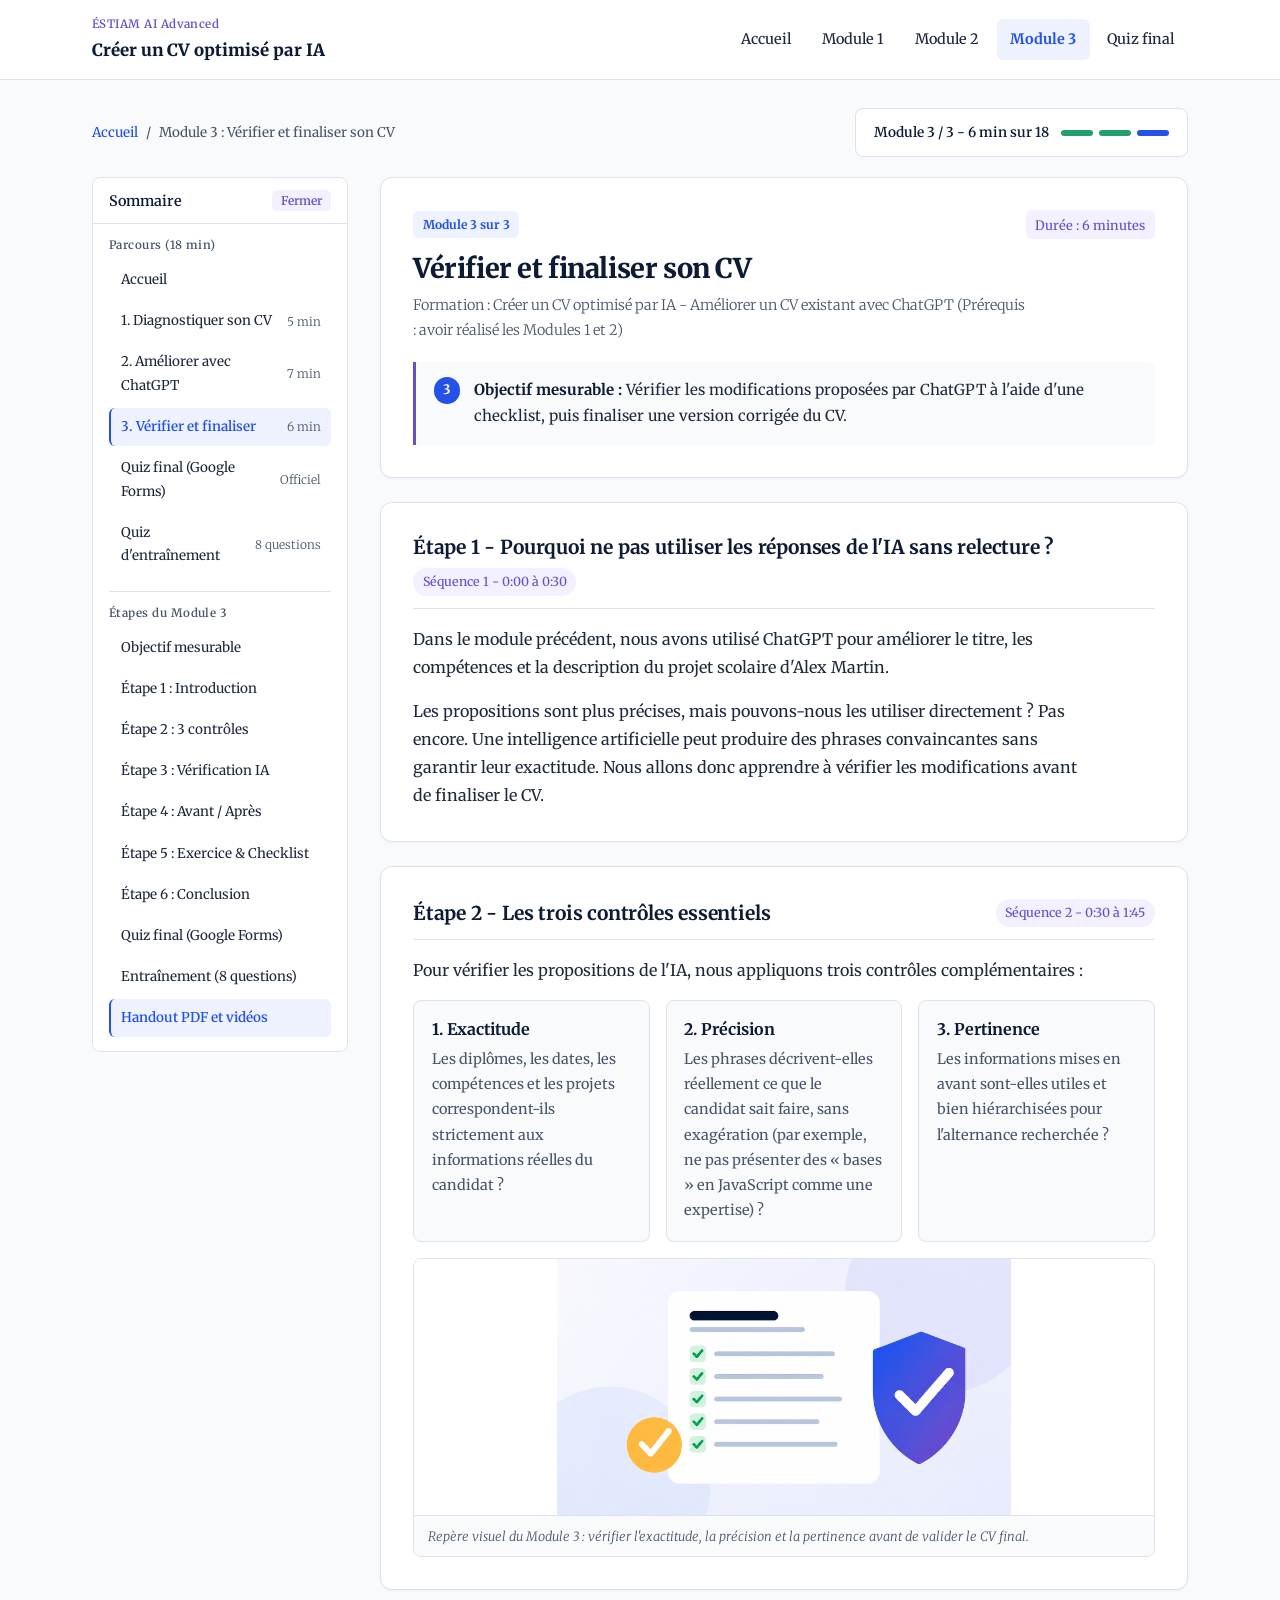
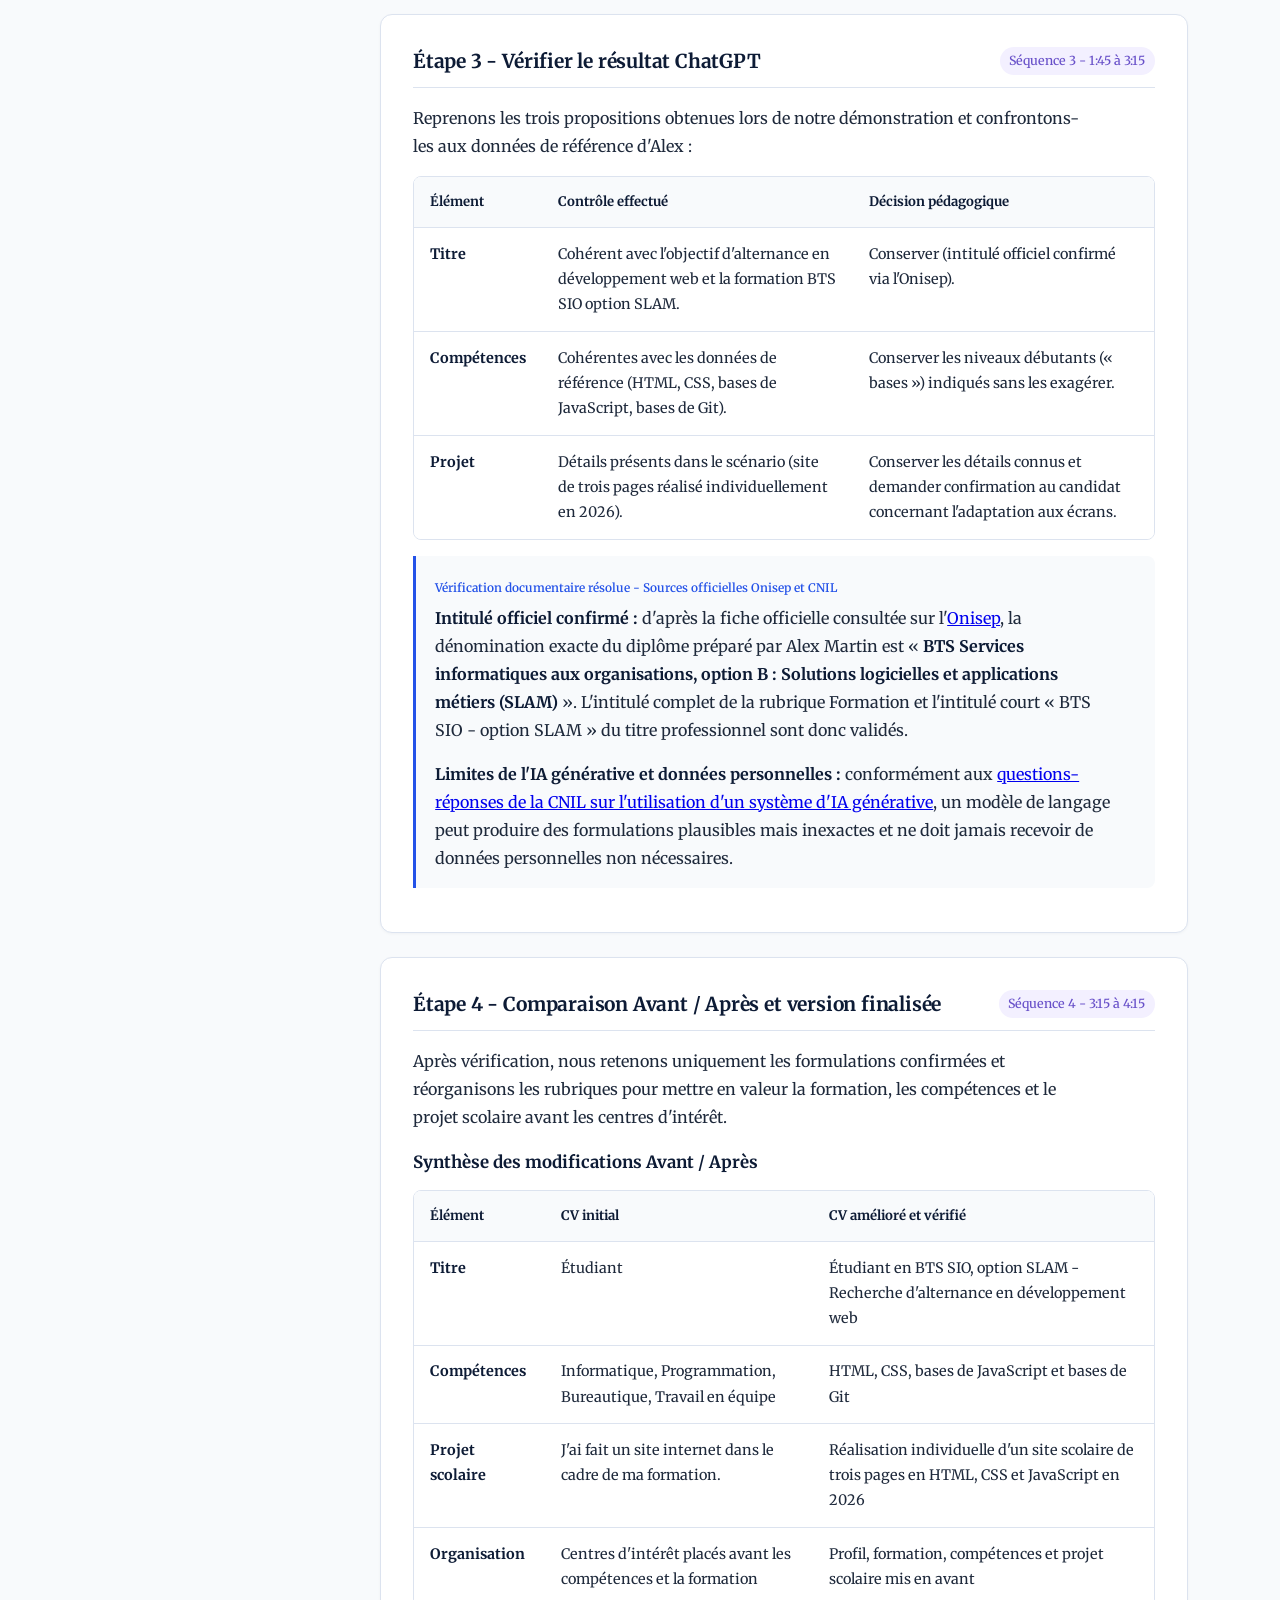
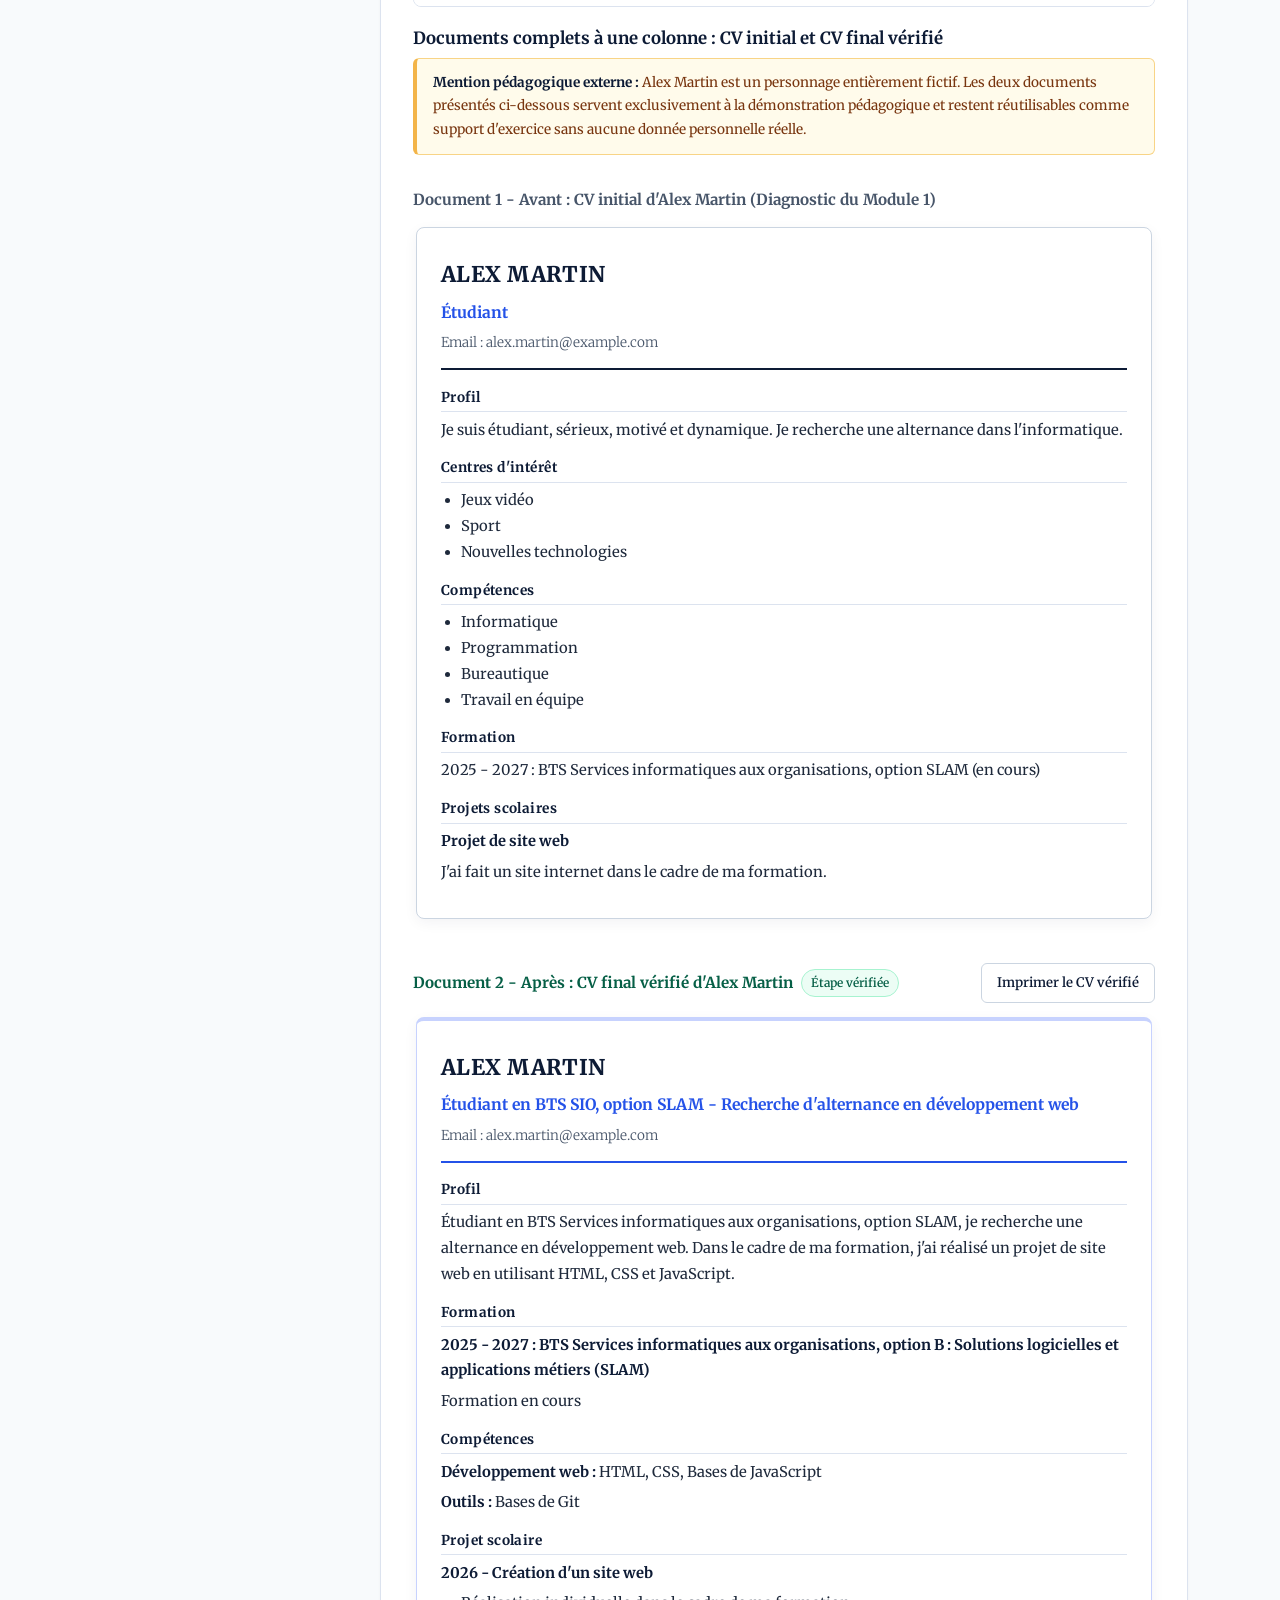
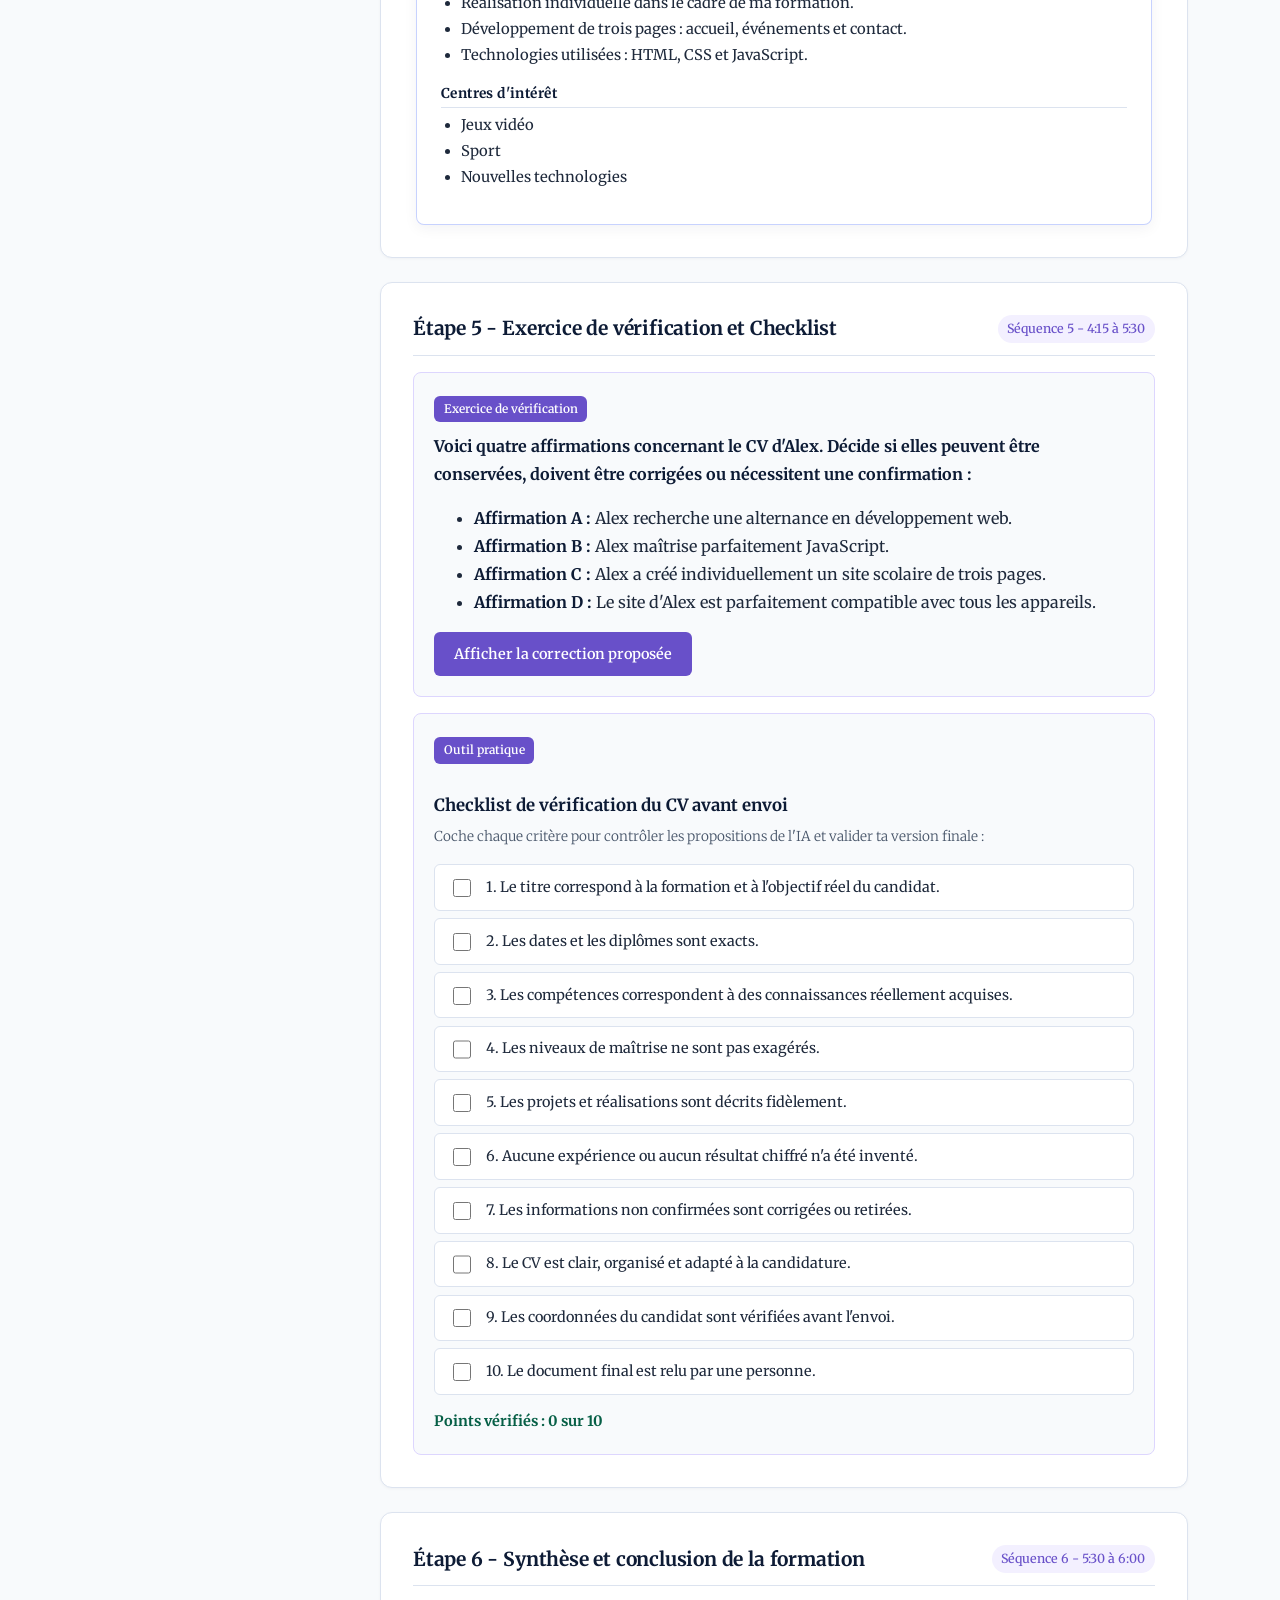
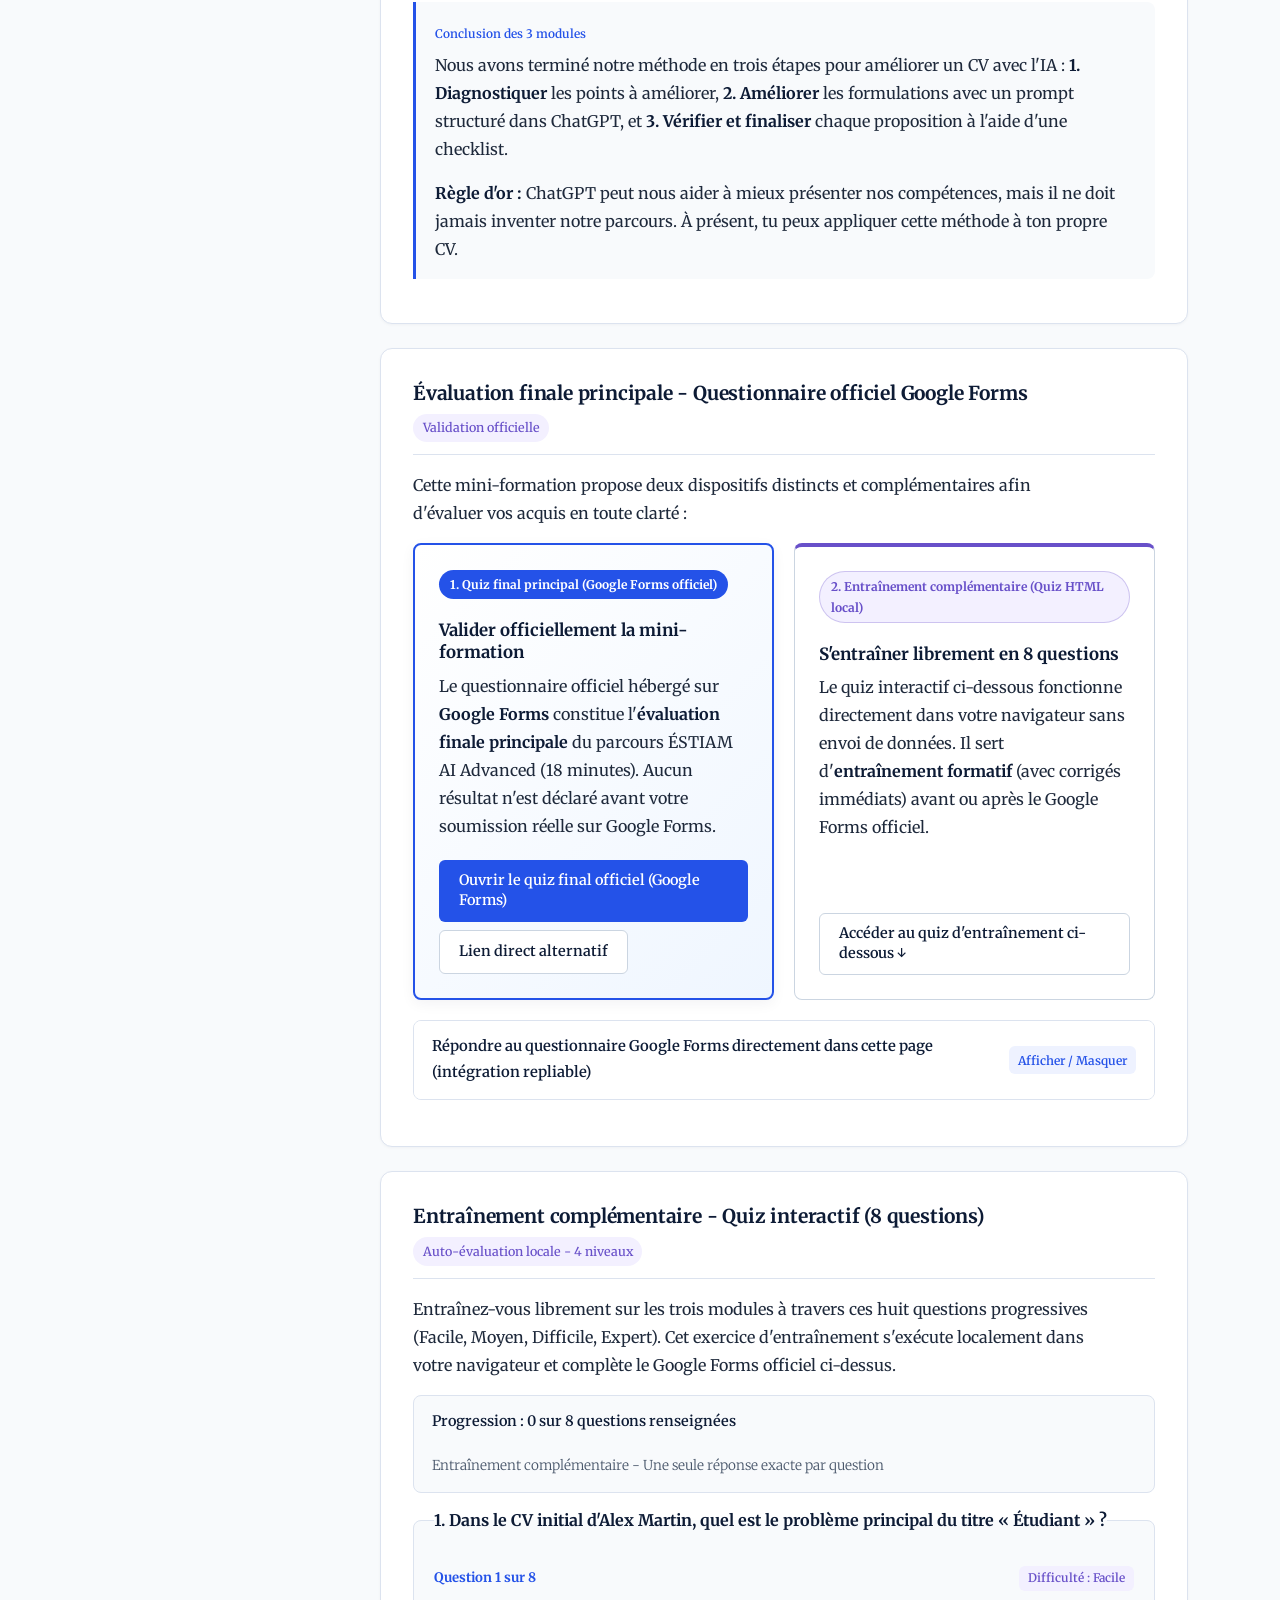
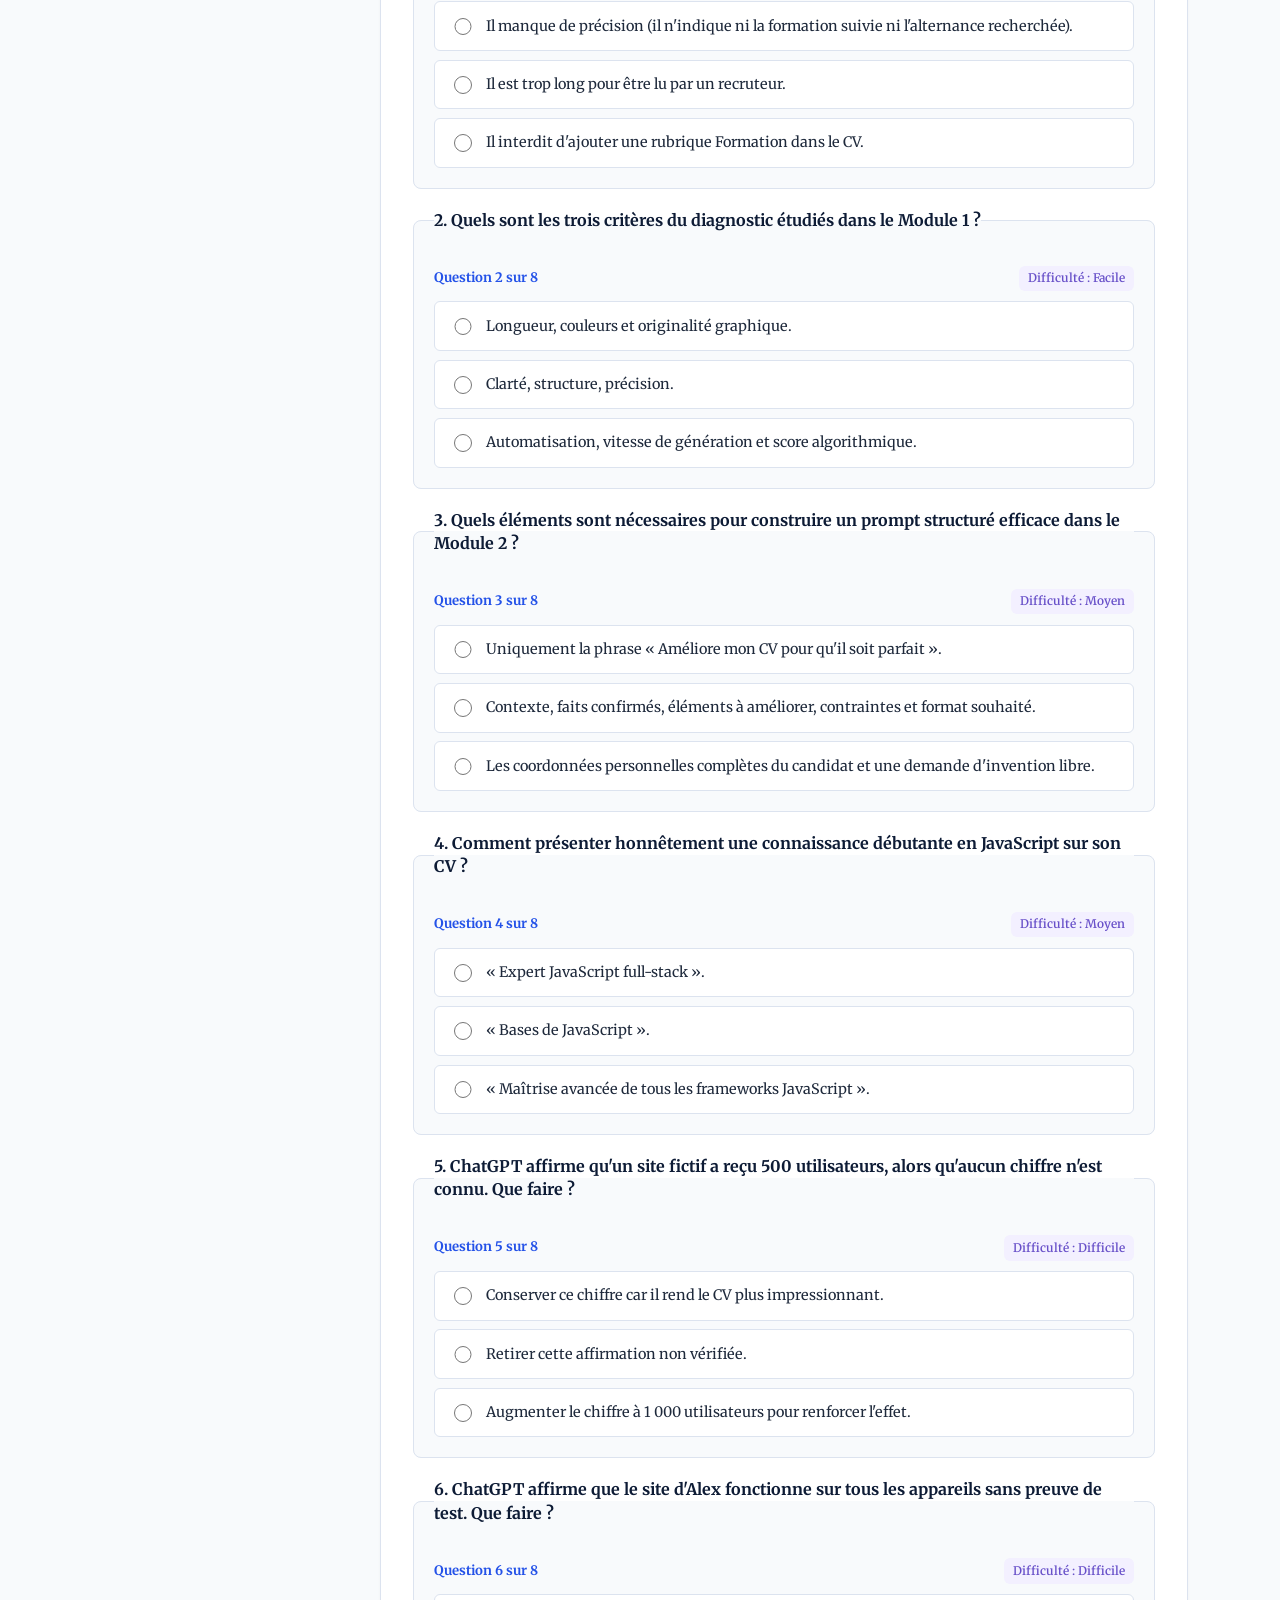
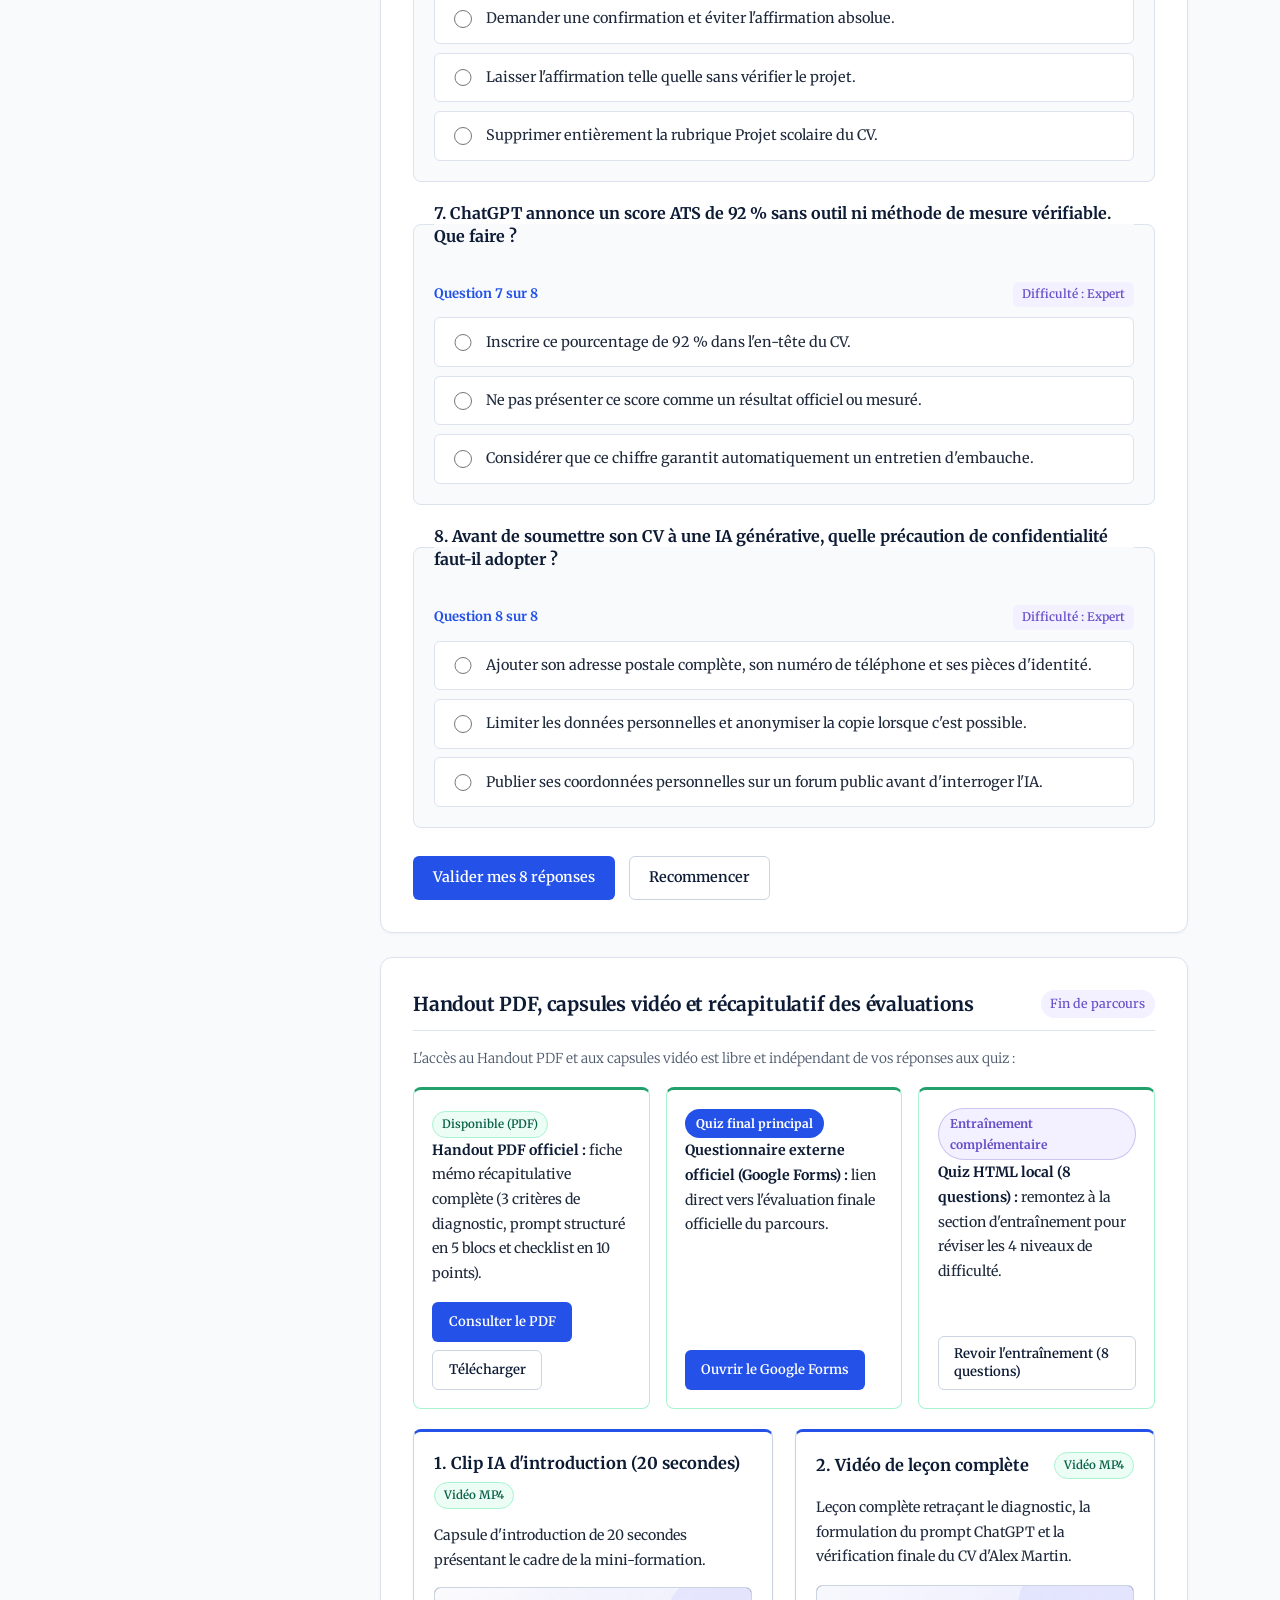
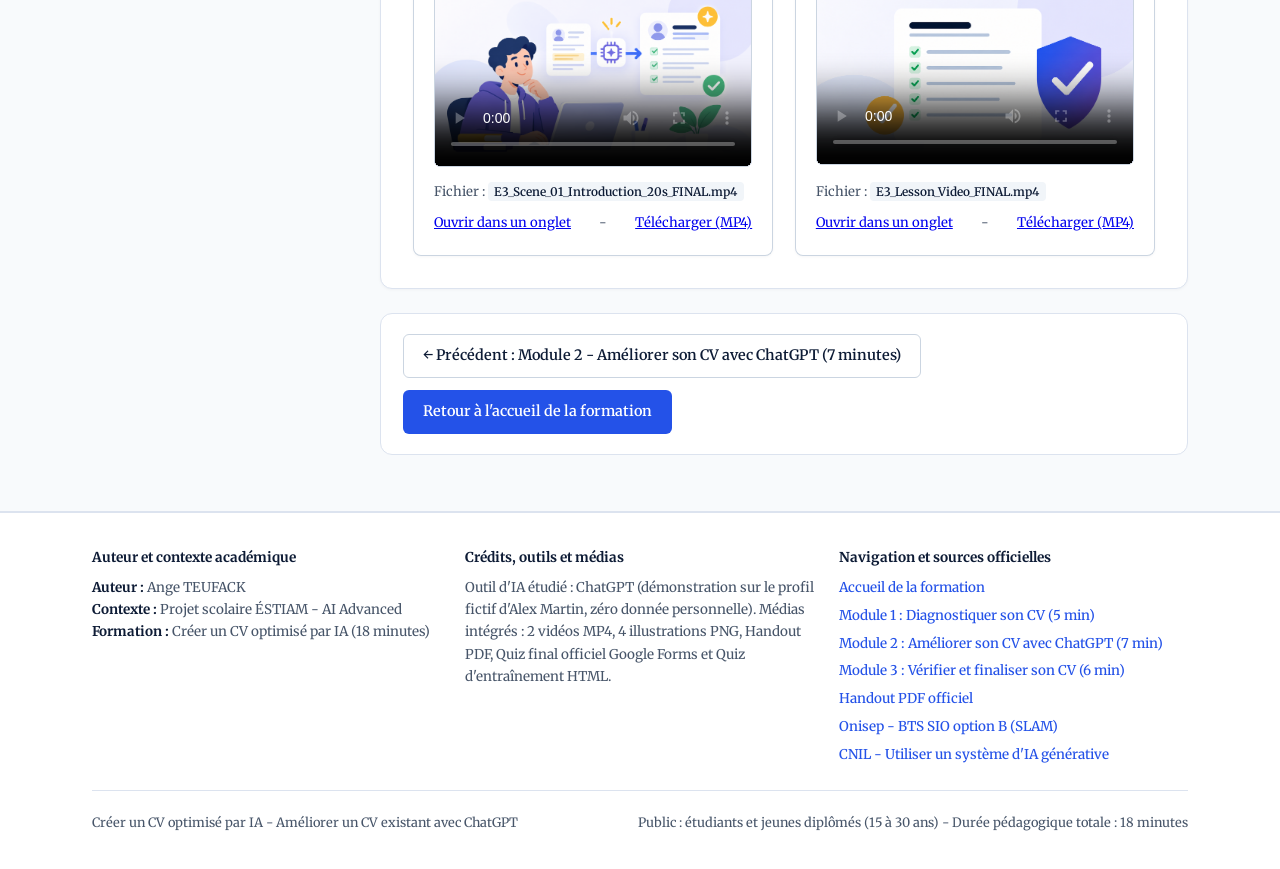
<file: modules/module-3.html>
<!DOCTYPE html>
<html lang="fr">
<head>
  <meta charset="UTF-8">
  <meta name="viewport" content="width=device-width, initial-scale=1.0">
  <meta name="description" content="Module 3 : Vérifier et finaliser son CV (6 minutes) et Quiz d'évaluation (8 questions) - Créer un CV optimisé par IA.">
  <title>Module 3 : Vérifier et finaliser son CV | Créer un CV optimisé par IA</title>
  <!-- Chargement de la police unique Merriweather (variable 300 à 900, normal et italique) -->
  <link rel="preconnect" href="https://fonts.googleapis.com">
  <link rel="preconnect" href="https://fonts.gstatic.com" crossorigin>
  <link href="https://fonts.googleapis.com/css2?family=Merriweather:ital,opsz,wght@0,18..144,300..900;1,18..144,300..900&display=swap" rel="stylesheet">
  <!-- Feuille de style principale -->
  <link rel="stylesheet" href="../css/style.css">
</head>
<body>
  <!-- Lien d'évitement pour l'accessibilité au clavier -->
  <a class="skip-link" href="#contenu-principal">Aller au contenu principal</a>

  <!-- En-tête avec navigation principale -->
  <header class="site-header">
    <div class="container header-inner">
      <a href="../index.html" class="site-brand">
        <span class="brand-badge">ÉSTIAM AI Advanced</span>
        <span class="brand-title">Créer un CV optimisé par IA</span>
      </a>

      <!-- Bouton d'ouverture/fermeture du menu sur mobile -->
      <button
        type="button"
        class="nav-toggle"
        id="nav-toggle"
        aria-expanded="false"
        aria-controls="navigation-principale"
        aria-label="Afficher ou masquer le menu de navigation"
      >
        <span class="nav-toggle-label">Menu</span>
        <span class="nav-toggle-icon" aria-hidden="true"></span>
      </button>

      <!-- Navigation vers l'accueil, les trois modules et le quiz -->
      <nav id="navigation-principale" class="site-nav" aria-label="Navigation principale">
        <ul class="nav-list">
          <li><a href="../index.html" class="nav-link">Accueil</a></li>
          <li><a href="module-1.html" class="nav-link">Module 1</a></li>
          <li><a href="module-2.html" class="nav-link">Module 2</a></li>
          <li><a href="module-3.html" class="nav-link" aria-current="page">Module 3</a></li>
          <li><a href="#quiz-final" class="nav-link">Quiz final</a></li>
        </ul>
      </nav>
    </div>
  </header>

  <!-- Contenu principal du Module 3 -->
  <main id="contenu-principal" class="site-main" tabindex="-1">
    <div class="container">
      <!-- Barre de repère compacte : fil d'Ariane et progression réelle dans le parcours -->
      <div class="page-topbar">
        <nav class="breadcrumb" aria-label="Fil d'Ariane">
          <ol class="breadcrumb-list">
            <li><a href="../index.html">Accueil</a></li>
            <li aria-current="page">Module 3 : Vérifier et finaliser son CV</li>
          </ol>
        </nav>
        <div class="course-step-bar" role="group" aria-label="Position dans le parcours : module 3 sur 3">
          <span class="step-bar-info">Module 3 / 3 - 6 min sur 18</span>
          <span class="step-bar-dots" aria-hidden="true">
            <span class="step-dot is-past"></span>
            <span class="step-dot is-past"></span>
            <span class="step-dot is-current"></span>
          </span>
        </div>
      </div>

      <div class="page-layout">
        <!-- Navigation latérale discrète et repliable -->
        <aside class="course-sidebar" aria-label="Navigation du parcours et des sections du module 3">
          <div class="sidebar-panel">
            <button
              type="button"
              class="sidebar-toggle"
              id="sidebar-toggle"
              aria-expanded="true"
              aria-controls="sidebar-body"
            >
              <span>Sommaire</span>
              <span class="sidebar-toggle-badge">Fermer</span>
            </button>

            <div id="sidebar-body" class="sidebar-body">
              <div class="sidebar-group">
                <h2 class="sidebar-heading">Parcours (18 min)</h2>
                <ul class="sidebar-list">
                  <li>
                    <a href="../index.html" class="sidebar-link">
                      <span>Accueil</span>
                    </a>
                  </li>
                  <li>
                    <a href="module-1.html" class="sidebar-link">
                      <span>1. Diagnostiquer son CV</span>
                      <span class="sidebar-time">5 min</span>
                    </a>
                  </li>
                  <li>
                    <a href="module-2.html" class="sidebar-link">
                      <span>2. Améliorer avec ChatGPT</span>
                      <span class="sidebar-time">7 min</span>
                    </a>
                  </li>
                  <li>
                    <a href="module-3.html" class="sidebar-link" aria-current="page">
                      <span>3. Vérifier et finaliser</span>
                      <span class="sidebar-time">6 min</span>
                    </a>
                  </li>
                  <li>
                    <a href="#quiz-final" class="sidebar-link">
                      <span>Quiz final (Google Forms)</span>
                      <span class="sidebar-time">Officiel</span>
                    </a>
                  </li>
                  <li>
                    <a href="#quiz-entrainement" class="sidebar-link">
                      <span>Quiz d'entraînement</span>
                      <span class="sidebar-time">8 questions</span>
                    </a>
                  </li>
                </ul>
              </div>

              <div class="sidebar-group">
                <h2 class="sidebar-heading">Étapes du Module 3</h2>
                <ul class="sidebar-list">
                  <li><a href="#objectif-module" class="sidebar-link is-active">Objectif mesurable</a></li>
                  <li><a href="#sequence-1" class="sidebar-link">Étape 1 : Introduction</a></li>
                  <li><a href="#sequence-2" class="sidebar-link">Étape 2 : 3 contrôles</a></li>
                  <li><a href="#sequence-3" class="sidebar-link">Étape 3 : Vérification IA</a></li>
                  <li><a href="#sequence-4" class="sidebar-link">Étape 4 : Avant / Après</a></li>
                  <li><a href="#sequence-5" class="sidebar-link">Étape 5 : Exercice &amp; Checklist</a></li>
                  <li><a href="#sequence-6" class="sidebar-link">Étape 6 : Conclusion</a></li>
                  <li><a href="#quiz-final" class="sidebar-link">Quiz final (Google Forms)</a></li>
                  <li><a href="#quiz-entrainement" class="sidebar-link">Entraînement (8 questions)</a></li>
                  <li><a href="#ressources-module-3" class="sidebar-link">Handout PDF et vidéos</a></li>
                </ul>
              </div>
            </div>
          </div>
        </aside>

        <!-- Contenu détaillé du Module 3 découpé par étapes courtes -->
        <div class="page-content">
          <article class="module-detail" aria-labelledby="titre-module">
            <header class="module-detail-header">
              <div class="module-badges">
                <span class="module-number">Module 3 sur 3</span>
                <span class="module-duration">Durée : 6 minutes</span>
              </div>
              <h1 id="titre-module" class="module-detail-title">Vérifier et finaliser son CV</h1>
              <p class="module-detail-context">
                Formation : Créer un CV optimisé par IA - Améliorer un CV existant avec ChatGPT (Prérequis : avoir réalisé les Modules 1 et 2)
              </p>

              <!-- Objectif pédagogique mesurable -->
              <div id="objectif-module" class="objective-item" aria-label="Objectif pédagogique du module 3">
                <span class="objective-number" aria-hidden="true">3</span>
                <p class="objective-text">
                  <strong>Objectif mesurable :</strong> Vérifier les modifications proposées par ChatGPT à l'aide d'une checklist, puis finaliser une version corrigée du CV.
                </p>
              </div>
            </header>

            <!-- Étape 1 (Séquence 1) - Introduction -->
            <section id="sequence-1" class="sequence-block" aria-labelledby="titre-seq-1">
              <div class="sequence-header">
                <h2 id="titre-seq-1" class="sequence-title">Étape 1 - Pourquoi ne pas utiliser les réponses de l'IA sans relecture ?</h2>
                <span class="sequence-timing">Séquence 1 - 0:00 à 0:30</span>
              </div>
              <p>
                Dans le module précédent, nous avons utilisé ChatGPT pour améliorer le titre, les compétences et la description du projet scolaire d'Alex Martin.
              </p>
              <p>
                Les propositions sont plus précises, mais pouvons-nous les utiliser directement ? Pas encore. Une intelligence artificielle peut produire des phrases convaincantes sans garantir leur exactitude. Nous allons donc apprendre à vérifier les modifications avant de finaliser le CV.
              </p>
            </section>

            <!-- Étape 2 (Séquence 2) - Les trois contrôles essentiels + Illustration réelle (Priorité 3) -->
            <section id="sequence-2" class="sequence-block" aria-labelledby="titre-seq-2">
              <div class="sequence-header">
                <h2 id="titre-seq-2" class="sequence-title">Étape 2 - Les trois contrôles essentiels</h2>
                <span class="sequence-timing">Séquence 2 - 0:30 à 1:45</span>
              </div>
              <p>
                Pour vérifier les propositions de l'IA, nous appliquons trois contrôles complémentaires :
              </p>
              <div class="criteria-grid">
                <div class="criteria-card">
                  <h3>1. Exactitude</h3>
                  <p>
                    Les diplômes, les dates, les compétences et les projets correspondent-ils strictement aux informations réelles du candidat ?
                  </p>
                </div>
                <div class="criteria-card">
                  <h3>2. Précision</h3>
                  <p>
                    Les phrases décrivent-elles réellement ce que le candidat sait faire, sans exagération (par exemple, ne pas présenter des « bases » en JavaScript comme une expertise) ?
                  </p>
                </div>
                <div class="criteria-card">
                  <h3>3. Pertinence</h3>
                  <p>
                    Les informations mises en avant sont-elles utiles et bien hiérarchisées pour l'alternance recherchée ?
                  </p>
                </div>
              </div>

              <!-- Illustration réelle du Module 3 : Vérification -->
              <figure class="module-visual-figure">
                <img
                  src="../assets/images/module-3-verification.png"
                  alt="Schéma des trois contrôles de vérification avant envoi du CV : exactitude des faits, précision des niveaux et pertinence de l'organisation"
                  width="1672"
                  height="941"
                  loading="lazy"
                  class="module-visual-img"
                >
                <figcaption class="module-visual-caption">
                  Repère visuel du Module 3 : vérifier l'exactitude, la précision et la pertinence avant de valider le CV final.
                </figcaption>
              </figure>
            </section>

            <!-- Étape 3 (Séquence 3) - Vérifier le résultat ChatGPT -->
            <section id="sequence-3" class="sequence-block" aria-labelledby="titre-seq-3">
              <div class="sequence-header">
                <h2 id="titre-seq-3" class="sequence-title">Étape 3 - Vérifier le résultat ChatGPT</h2>
                <span class="sequence-timing">Séquence 3 - 1:45 à 3:15</span>
              </div>
              <p>
                Reprenons les trois propositions obtenues lors de notre démonstration et confrontons-les aux données de référence d'Alex :
              </p>

              <div class="table-responsive">
                <table class="comparison-table">
                  <thead>
                    <tr>
                      <th scope="col">Élément</th>
                      <th scope="col">Contrôle effectué</th>
                      <th scope="col">Décision pédagogique</th>
                    </tr>
                  </thead>
                  <tbody>
                    <tr>
                      <td><strong>Titre</strong></td>
                      <td>Cohérent avec l'objectif d'alternance en développement web et la formation BTS SIO option SLAM.</td>
                      <td>Conserver (intitulé officiel confirmé via l'Onisep).</td>
                    </tr>
                    <tr>
                      <td><strong>Compétences</strong></td>
                      <td>Cohérentes avec les données de référence (HTML, CSS, bases de JavaScript, bases de Git).</td>
                      <td>Conserver les niveaux débutants (« bases ») indiqués sans les exagérer.</td>
                    </tr>
                    <tr>
                      <td><strong>Projet</strong></td>
                      <td>Détails présents dans le scénario (site de trois pages réalisé individuellement en 2026).</td>
                      <td>Conserver les détails connus et demander confirmation au candidat concernant l'adaptation aux écrans.</td>
                    </tr>
                  </tbody>
                </table>
              </div>

              <!-- Point de contrôle résolu à partir des sources officielles Onisep et CNIL (AG-08) -->
              <div class="narration-box">
                <span class="narration-label">Vérification documentaire résolue - Sources officielles Onisep et CNIL</span>
                <p>
                  <strong>Intitulé officiel confirmé :</strong> d'après la fiche officielle consultée sur l'<a href="https://www.onisep.fr/ressources/univers-formation/formations/post-bac/bts-services-informatiques-aux-organisations-option-b-solutions-logicielles-et-applications-metiers" target="_blank" rel="noopener">Onisep</a>, la dénomination exacte du diplôme préparé par Alex Martin est « <strong>BTS Services informatiques aux organisations, option B : Solutions logicielles et applications métiers (SLAM)</strong> ». L'intitulé complet de la rubrique Formation et l'intitulé court « BTS SIO - option SLAM » du titre professionnel sont donc validés.
                </p>
                <p>
                  <strong>Limites de l'IA générative et données personnelles :</strong> conformément aux <a href="https://www.cnil.fr/fr/les-questions-reponses-de-la-cnil-sur-lutilisation-dun-systeme-dia-generative" target="_blank" rel="noopener">questions-réponses de la CNIL sur l'utilisation d'un système d'IA générative</a>, un modèle de langage peut produire des formulations plausibles mais inexactes et ne doit jamais recevoir de données personnelles non nécessaires.
                </p>
              </div>
            </section>

            <!-- Étape 4 (Séquence 4) - Comparaison Avant / Après et CV à une colonne (Priorité 4) -->
            <section id="sequence-4" class="sequence-block" aria-labelledby="titre-seq-4">
              <div class="sequence-header">
                <h2 id="titre-seq-4" class="sequence-title">Étape 4 - Comparaison Avant / Après et version finalisée</h2>
                <span class="sequence-timing">Séquence 4 - 3:15 à 4:15</span>
              </div>
              <p>
                Après vérification, nous retenons uniquement les formulations confirmées et réorganisons les rubriques pour mettre en valeur la formation, les compétences et le projet scolaire avant les centres d'intérêt.
              </p>

              <h3 class="subheading">Synthèse des modifications Avant / Après</h3>
              <div class="table-responsive">
                <table class="comparison-table">
                  <thead>
                    <tr>
                      <th scope="col">Élément</th>
                      <th scope="col">CV initial</th>
                      <th scope="col">CV amélioré et vérifié</th>
                    </tr>
                  </thead>
                  <tbody>
                    <tr>
                      <td><strong>Titre</strong></td>
                      <td>Étudiant</td>
                      <td>Étudiant en BTS SIO, option SLAM - Recherche d'alternance en développement web</td>
                    </tr>
                    <tr>
                      <td><strong>Compétences</strong></td>
                      <td>Informatique, Programmation, Bureautique, Travail en équipe</td>
                      <td>HTML, CSS, bases de JavaScript et bases de Git</td>
                    </tr>
                    <tr>
                      <td><strong>Projet scolaire</strong></td>
                      <td>J'ai fait un site internet dans le cadre de ma formation.</td>
                      <td>Réalisation individuelle d'un site scolaire de trois pages en HTML, CSS et JavaScript en 2026</td>
                    </tr>
                    <tr>
                      <td><strong>Organisation</strong></td>
                      <td>Centres d'intérêt placés avant les compétences et la formation</td>
                      <td>Profil, formation, compétences et projet scolaire mis en avant</td>
                    </tr>
                  </tbody>
                </table>
              </div>

              <!-- Affichage professionnel des deux CV fictifs à une colonne avec mention externe -->
              <h3 class="subheading">Documents complets à une colonne : CV initial et CV final vérifié</h3>
              <p class="demo-cv-notice">
                <strong>Mention pédagogique externe :</strong> Alex Martin est un personnage entièrement fictif. Les deux documents présentés ci-dessous servent exclusivement à la démonstration pédagogique et restent réutilisables comme support d'exercice sans aucune donnée personnelle réelle.
              </p>

              <div class="cv-comparison-stack">
                <!-- CV Initial (1 colonne) -->
                <figure class="demo-cv-container" aria-labelledby="legende-cv-avant">
                  <figcaption id="legende-cv-avant" class="cv-caption-before">
                    Document 1 - Avant : CV initial d'Alex Martin (Diagnostic du Module 1)
                  </figcaption>
                  <div class="demo-cv-document" role="region" aria-label="CV initial d'Alex Martin">
                    <div class="cv-sheet-header">
                      <p class="cv-sheet-name">ALEX MARTIN</p>
                      <p class="cv-sheet-role">Étudiant</p>
                      <p class="cv-sheet-contact">Email : alex.martin@example.com</p>
                    </div>
                    <div class="cv-sheet-section">
                      <h4>Profil</h4>
                      <p>Je suis étudiant, sérieux, motivé et dynamique. Je recherche une alternance dans l'informatique.</p>
                    </div>
                    <div class="cv-sheet-section">
                      <h4>Centres d'intérêt</h4>
                      <ul>
                        <li>Jeux vidéo</li>
                        <li>Sport</li>
                        <li>Nouvelles technologies</li>
                      </ul>
                    </div>
                    <div class="cv-sheet-section">
                      <h4>Compétences</h4>
                      <ul>
                        <li>Informatique</li>
                        <li>Programmation</li>
                        <li>Bureautique</li>
                        <li>Travail en équipe</li>
                      </ul>
                    </div>
                    <div class="cv-sheet-section">
                      <h4>Formation</h4>
                      <p>2025 - 2027 : BTS Services informatiques aux organisations, option SLAM (en cours)</p>
                    </div>
                    <div class="cv-sheet-section">
                      <h4>Projets scolaires</h4>
                      <p><strong>Projet de site web</strong></p>
                      <p>J'ai fait un site internet dans le cadre de ma formation.</p>
                    </div>
                  </div>
                </figure>

                <!-- CV Final corrigé et vérifié (1 colonne, mise en forme professionnelle soignée) -->
                <figure class="demo-cv-container" aria-labelledby="legende-cv-apres">
                  <div class="cv-toolbar">
                    <figcaption id="legende-cv-apres" class="cv-caption-after">
                      <span>Document 2 - Après : CV final vérifié d'Alex Martin</span>
                      <span class="verified-pill">Étape vérifiée</span>
                    </figcaption>
                    <button type="button" class="btn btn-secondary copy-btn" data-print-cv>
                      Imprimer le CV vérifié
                    </button>
                  </div>
                  <div class="demo-cv-document cv-final-verified" role="region" aria-label="CV final amélioré et vérifié d'Alex Martin">
                    <div class="cv-sheet-header">
                      <p class="cv-sheet-name">ALEX MARTIN</p>
                      <p class="cv-sheet-role">Étudiant en BTS SIO, option SLAM - Recherche d'alternance en développement web</p>
                      <p class="cv-sheet-contact">Email : alex.martin@example.com</p>
                    </div>
                    <div class="cv-sheet-section">
                      <h4>Profil</h4>
                      <p>
                        Étudiant en BTS Services informatiques aux organisations, option SLAM, je recherche une alternance en développement web. Dans le cadre de ma formation, j'ai réalisé un projet de site web en utilisant HTML, CSS et JavaScript.
                      </p>
                    </div>
                    <div class="cv-sheet-section">
                      <h4>Formation</h4>
                      <p><strong>2025 - 2027 : BTS Services informatiques aux organisations, option B : Solutions logicielles et applications métiers (SLAM)</strong></p>
                      <p>Formation en cours</p>
                    </div>
                    <div class="cv-sheet-section">
                      <h4>Compétences</h4>
                      <p><strong>Développement web :</strong> HTML, CSS, Bases de JavaScript</p>
                      <p><strong>Outils :</strong> Bases de Git</p>
                    </div>
                    <div class="cv-sheet-section">
                      <h4>Projet scolaire</h4>
                      <p><strong>2026 - Création d'un site web</strong></p>
                      <ul>
                        <li>Réalisation individuelle dans le cadre de ma formation.</li>
                        <li>Développement de trois pages : accueil, événements et contact.</li>
                        <li>Technologies utilisées : HTML, CSS et JavaScript.</li>
                      </ul>
                    </div>
                    <div class="cv-sheet-section">
                      <h4>Centres d'intérêt</h4>
                      <ul>
                        <li>Jeux vidéo</li>
                        <li>Sport</li>
                        <li>Nouvelles technologies</li>
                      </ul>
                    </div>
                  </div>
                </figure>
              </div>
            </section>

            <!-- Étape 5 (Séquence 5) - Exercice de vérification et Checklist -->
            <section id="sequence-5" class="sequence-block" aria-labelledby="titre-seq-5">
              <div class="sequence-header">
                <h2 id="titre-seq-5" class="sequence-title">Étape 5 - Exercice de vérification et Checklist</h2>
                <span class="sequence-timing">Séquence 5 - 4:15 à 5:30</span>
              </div>

              <div class="exercise-card">
                <span class="exercise-label">Exercice de vérification</span>
                <p>
                  <strong>Voici quatre affirmations concernant le CV d'Alex. Décide si elles peuvent être conservées, doivent être corrigées ou nécessitent une confirmation :</strong>
                </p>
                <ul>
                  <li><strong>Affirmation A :</strong> Alex recherche une alternance en développement web.</li>
                  <li><strong>Affirmation B :</strong> Alex maîtrise parfaitement JavaScript.</li>
                  <li><strong>Affirmation C :</strong> Alex a créé individuellement un site scolaire de trois pages.</li>
                  <li><strong>Affirmation D :</strong> Le site d'Alex est parfaitement compatible avec tous les appareils.</li>
                </ul>

                <button
                  type="button"
                  class="btn btn-accent"
                  data-toggle-correction="correction-m3"
                  aria-expanded="false"
                  aria-controls="correction-m3"
                >
                  Afficher la correction proposée
                </button>

                <div id="correction-m3" class="correction-panel" hidden>
                  <h4>Correction guidée</h4>
                  <ul>
                    <li>
                      <strong>Affirmation A - Conserver :</strong> cette information correspond à son objectif professionnel réel.
                    </li>
                    <li>
                      <strong>Affirmation B - Corriger :</strong> nous savons seulement qu'il possède des bases de JavaScript.
                    </li>
                    <li>
                      <strong>Affirmation C - Conserver :</strong> cette réalisation est présente dans les données confirmées du scénario.
                    </li>
                    <li>
                      <strong>Affirmation D - Corriger ou demander confirmation :</strong> la compatibilité avec tous les appareils n'est pas établie par les informations fournies (et a d'ailleurs été retirée dans le CV final tant qu'elle n'est pas confirmée).
                    </li>
                  </ul>
                </div>
              </div>

              <!-- Checklist officielle de vérification du CV (10 points) -->
              <div class="exercise-card">
                <span class="exercise-label">Outil pratique</span>
                <h3 class="subheading">Checklist de vérification du CV avant envoi</h3>
                <p class="muted-note">
                  Coche chaque critère pour contrôler les propositions de l'IA et valider ta version finale :
                </p>
                <ul class="checklist-group">
                  <li class="checklist-item">
                    <input type="checkbox" id="chk-1" data-checklist-item>
                    <label for="chk-1">1. Le titre correspond à la formation et à l'objectif réel du candidat.</label>
                  </li>
                  <li class="checklist-item">
                    <input type="checkbox" id="chk-2" data-checklist-item>
                    <label for="chk-2">2. Les dates et les diplômes sont exacts.</label>
                  </li>
                  <li class="checklist-item">
                    <input type="checkbox" id="chk-3" data-checklist-item>
                    <label for="chk-3">3. Les compétences correspondent à des connaissances réellement acquises.</label>
                  </li>
                  <li class="checklist-item">
                    <input type="checkbox" id="chk-4" data-checklist-item>
                    <label for="chk-4">4. Les niveaux de maîtrise ne sont pas exagérés.</label>
                  </li>
                  <li class="checklist-item">
                    <input type="checkbox" id="chk-5" data-checklist-item>
                    <label for="chk-5">5. Les projets et réalisations sont décrits fidèlement.</label>
                  </li>
                  <li class="checklist-item">
                    <input type="checkbox" id="chk-6" data-checklist-item>
                    <label for="chk-6">6. Aucune expérience ou aucun résultat chiffré n'a été inventé.</label>
                  </li>
                  <li class="checklist-item">
                    <input type="checkbox" id="chk-7" data-checklist-item>
                    <label for="chk-7">7. Les informations non confirmées sont corrigées ou retirées.</label>
                  </li>
                  <li class="checklist-item">
                    <input type="checkbox" id="chk-8" data-checklist-item>
                    <label for="chk-8">8. Le CV est clair, organisé et adapté à la candidature.</label>
                  </li>
                  <li class="checklist-item">
                    <input type="checkbox" id="chk-9" data-checklist-item>
                    <label for="chk-9">9. Les coordonnées du candidat sont vérifiées avant l'envoi.</label>
                  </li>
                  <li class="checklist-item">
                    <input type="checkbox" id="chk-10" data-checklist-item>
                    <label for="chk-10">10. Le document final est relu par une personne.</label>
                  </li>
                </ul>
                <p id="checklist-counter" class="checklist-status" aria-live="polite">
                  Points vérifiés : 0 sur 10
                </p>
              </div>
            </section>

            <!-- Étape 6 (Séquence 6) - Synthèse et conclusion -->
            <section id="sequence-6" class="sequence-block" aria-labelledby="titre-seq-6">
              <div class="sequence-header">
                <h2 id="titre-seq-6" class="sequence-title">Étape 6 - Synthèse et conclusion de la formation</h2>
                <span class="sequence-timing">Séquence 6 - 5:30 à 6:00</span>
              </div>
              <div class="narration-box">
                <span class="narration-label">Conclusion des 3 modules</span>
                <p>
                  Nous avons terminé notre méthode en trois étapes pour améliorer un CV avec l'IA :
                  <strong>1. Diagnostiquer</strong> les points à améliorer,
                  <strong>2. Améliorer</strong> les formulations avec un prompt structuré dans ChatGPT, et
                  <strong>3. Vérifier et finaliser</strong> chaque proposition à l'aide d'une checklist.
                </p>
                <p>
                  <strong>Règle d'or :</strong> ChatGPT peut nous aider à mieux présenter nos compétences, mais il ne doit jamais inventer notre parcours. À présent, tu peux appliquer cette méthode à ton propre CV.
                </p>
              </div>
            </section>

            <!-- AG-07 : Quiz final principal (Google Forms officiel) clairement distingué de l'entraînement HTML -->
            <section id="quiz-final" class="sequence-block" aria-labelledby="titre-quiz-final-officiel">
              <div class="sequence-header">
                <h2 id="titre-quiz-final-officiel" class="sequence-title">Évaluation finale principale - Questionnaire officiel Google Forms</h2>
                <span class="sequence-timing">Validation officielle</span>
              </div>
              <p>
                Cette mini-formation propose deux dispositifs distincts et complémentaires afin d'évaluer vos acquis en toute clarté :
              </p>

              <div class="evaluation-comparison-grid">
                <!-- 1. Évaluation principale : Google Forms officiel -->
                <div class="official-quiz-card">
                  <div>
                    <span class="eval-badge is-primary-eval">1. Quiz final principal (Google Forms officiel)</span>
                    <h3 class="subheading">Valider officiellement la mini-formation</h3>
                    <p>
                      Le questionnaire officiel hébergé sur <strong>Google Forms</strong> constitue l'<strong>évaluation finale principale</strong> du parcours ÉSTIAM AI Advanced (18 minutes). Aucun résultat n'est déclaré avant votre soumission réelle sur Google Forms.
                    </p>
                  </div>
                  <div>
                    <div class="resource-actions">
                      <a
                        href="https://forms.gle/xWCkTc8geZbm69Ud7"
                        class="btn btn-primary"
                        target="_blank"
                        rel="noopener"
                      >
                        Ouvrir le quiz final officiel (Google Forms)
                      </a>
                      <a
                        href="https://docs.google.com/forms/d/e/1FAIpQLSfY92RVZzI88XxU_Ec27S6nXU2oowK9q_g-PeBi7_kP0mzLYw/viewform?usp=header"
                        class="btn btn-secondary"
                        target="_blank"
                        rel="noopener"
                      >
                        Lien direct alternatif
                      </a>
                    </div>
                  </div>
                </div>

                <!-- 2. Entraînement complémentaire : Quiz HTML sur la page -->
                <div class="training-quiz-intro-card">
                  <div>
                    <span class="eval-badge is-training-eval">2. Entraînement complémentaire (Quiz HTML local)</span>
                    <h3 class="subheading">S'entraîner librement en 8 questions</h3>
                    <p>
                      Le quiz interactif ci-dessous fonctionne directement dans votre navigateur sans envoi de données. Il sert d'<strong>entraînement formatif</strong> (avec corrigés immédiats) avant ou après le Google Forms officiel.
                    </p>
                  </div>
                  <div class="resource-actions">
                    <a href="#quiz-entrainement" class="btn btn-secondary">
                      Accéder au quiz d'entraînement ci-dessous &darr;
                    </a>
                  </div>
                </div>
              </div>

              <!-- Intégration repliable et responsive du Google Forms officiel avec lien de secours -->
              <details class="collapsible-panel google-forms-embed-details">
                <summary class="collapsible-summary">
                  <span>Répondre au questionnaire Google Forms directement dans cette page (intégration repliable)</span>
                </summary>
                <div class="collapsible-content">
                  <p class="muted-note">
                    Si le formulaire intégré ne s'affiche pas dans votre navigateur, utilisez le lien alternatif :
                    <a href="https://docs.google.com/forms/d/e/1FAIpQLSfY92RVZzI88XxU_Ec27S6nXU2oowK9q_g-PeBi7_kP0mzLYw/viewform?usp=header" target="_blank" rel="noopener">ouvrir le questionnaire Google Forms dans un nouvel onglet</a>
                    (ou <a href="https://forms.gle/xWCkTc8geZbm69Ud7" target="_blank" rel="noopener">via le lien court forms.gle</a>).
                  </p>
                  <div class="google-forms-iframe-wrapper">
                    <iframe
                      class="google-forms-iframe"
                      src="https://docs.google.com/forms/d/e/1FAIpQLSfY92RVZzI88XxU_Ec27S6nXU2oowK9q_g-PeBi7_kP0mzLYw/viewform?embedded=true"
                      title="Quiz final principal - Créer un CV optimisé par IA (Google Forms officiel)"
                      loading="lazy"
                    >
                      Chargement du questionnaire Google Forms... Si rien ne s'affiche, <a href="https://forms.gle/xWCkTc8geZbm69Ud7" target="_blank" rel="noopener">ouvrez le questionnaire officiel ici</a>.
                    </iframe>
                  </div>
                </div>
              </details>
            </section>

            <!-- PRIORITÉ 5 & AG-07 : Quiz HTML conservé comme entraînement complémentaire de 8 questions (4 niveaux de difficulté) -->
            <section id="quiz-entrainement" class="sequence-block" aria-labelledby="titre-quiz-m3">
              <div class="sequence-header">
                <h2 id="titre-quiz-m3" class="sequence-title">Entraînement complémentaire - Quiz interactif (8 questions)</h2>
                <span class="sequence-timing">Auto-évaluation locale - 4 niveaux</span>
              </div>
              <p>
                Entraînez-vous librement sur les trois modules à travers ces huit questions progressives (Facile, Moyen, Difficile, Expert). Cet exercice d'entraînement s'exécute localement dans votre navigateur et complète le Google Forms officiel ci-dessus.
              </p>

              <div class="quiz-status-bar">
                <span id="quiz-progress" aria-live="polite">Progression : 0 sur 8 questions renseignées</span>
                <span class="muted-note">Entraînement complémentaire - Une seule réponse exacte par question</span>
              </div>

              <form id="quiz-form" class="quiz-container" novalidate>
                <!-- Q1 - Niveau Facile -->
                <fieldset class="quiz-question-card" id="quiz-card-1">
                  <div class="quiz-question-header">
                    <span class="quiz-q-number">Question 1 sur 8</span>
                    <span class="quiz-level-tag">Difficulté : Facile</span>
                  </div>
                  <legend class="quiz-question-legend">
                    1. Dans le CV initial d'Alex Martin, quel est le problème principal du titre « Étudiant » ?
                  </legend>
                  <div class="quiz-options-list">
                    <label class="quiz-option-label" for="q1-a">
                      <input type="radio" id="q1-a" name="q1" value="a" data-quiz-question="1" data-correct="true">
                      <span>Il manque de précision (il n'indique ni la formation suivie ni l'alternance recherchée).</span>
                    </label>
                    <label class="quiz-option-label" for="q1-b">
                      <input type="radio" id="q1-b" name="q1" value="b" data-quiz-question="1">
                      <span>Il est trop long pour être lu par un recruteur.</span>
                    </label>
                    <label class="quiz-option-label" for="q1-c">
                      <input type="radio" id="q1-c" name="q1" value="c" data-quiz-question="1">
                      <span>Il interdit d'ajouter une rubrique Formation dans le CV.</span>
                    </label>
                  </div>
                  <div class="quiz-feedback" hidden>
                    <p>
                      <strong class="quiz-feedback-status"></strong>Un bon titre de CV précise immédiatement la formation préparée (BTS SIO option SLAM) et l'objectif recherché (alternance en développement web).
                    </p>
                  </div>
                </fieldset>

                <!-- Q2 - Niveau Facile -->
                <fieldset class="quiz-question-card" id="quiz-card-2">
                  <div class="quiz-question-header">
                    <span class="quiz-q-number">Question 2 sur 8</span>
                    <span class="quiz-level-tag">Difficulté : Facile</span>
                  </div>
                  <legend class="quiz-question-legend">
                    2. Quels sont les trois critères du diagnostic étudiés dans le Module 1 ?
                  </legend>
                  <div class="quiz-options-list">
                    <label class="quiz-option-label" for="q2-a">
                      <input type="radio" id="q2-a" name="q2" value="a" data-quiz-question="2">
                      <span>Longueur, couleurs et originalité graphique.</span>
                    </label>
                    <label class="quiz-option-label" for="q2-b">
                      <input type="radio" id="q2-b" name="q2" value="b" data-quiz-question="2" data-correct="true">
                      <span>Clarté, structure, précision.</span>
                    </label>
                    <label class="quiz-option-label" for="q2-c">
                      <input type="radio" id="q2-c" name="q2" value="c" data-quiz-question="2">
                      <span>Automatisation, vitesse de génération et score algorithmique.</span>
                    </label>
                  </div>
                  <div class="quiz-feedback" hidden>
                    <p>
                      <strong class="quiz-feedback-status"></strong>Le diagnostic repose sur trois repères : la clarté de l'objectif, la structure logique des rubriques et la précision des compétences et projets.
                    </p>
                  </div>
                </fieldset>

                <!-- Q3 - Niveau Moyen -->
                <fieldset class="quiz-question-card" id="quiz-card-3">
                  <div class="quiz-question-header">
                    <span class="quiz-q-number">Question 3 sur 8</span>
                    <span class="quiz-level-tag">Difficulté : Moyen</span>
                  </div>
                  <legend class="quiz-question-legend">
                    3. Quels éléments sont nécessaires pour construire un prompt structuré efficace dans le Module 2 ?
                  </legend>
                  <div class="quiz-options-list">
                    <label class="quiz-option-label" for="q3-a">
                      <input type="radio" id="q3-a" name="q3" value="a" data-quiz-question="3">
                      <span>Uniquement la phrase « Améliore mon CV pour qu'il soit parfait ».</span>
                    </label>
                    <label class="quiz-option-label" for="q3-b">
                      <input type="radio" id="q3-b" name="q3" value="b" data-quiz-question="3" data-correct="true">
                      <span>Contexte, faits confirmés, éléments à améliorer, contraintes et format souhaité.</span>
                    </label>
                    <label class="quiz-option-label" for="q3-c">
                      <input type="radio" id="q3-c" name="q3" value="c" data-quiz-question="3">
                      <span>Les coordonnées personnelles complètes du candidat et une demande d'invention libre.</span>
                    </label>
                  </div>
                  <div class="quiz-feedback" hidden>
                    <p>
                      <strong class="quiz-feedback-status"></strong>Les cinq blocs (contexte, faits confirmés, éléments ciblés, contraintes de véracité et format attendu) guident ChatGPT tout en bloquant l'invention.
                    </p>
                  </div>
                </fieldset>

                <!-- Q4 - Niveau Moyen -->
                <fieldset class="quiz-question-card" id="quiz-card-4">
                  <div class="quiz-question-header">
                    <span class="quiz-q-number">Question 4 sur 8</span>
                    <span class="quiz-level-tag">Difficulté : Moyen</span>
                  </div>
                  <legend class="quiz-question-legend">
                    4. Comment présenter honnêtement une connaissance débutante en JavaScript sur son CV ?
                  </legend>
                  <div class="quiz-options-list">
                    <label class="quiz-option-label" for="q4-a">
                      <input type="radio" id="q4-a" name="q4" value="a" data-quiz-question="4">
                      <span>« Expert JavaScript full-stack ».</span>
                    </label>
                    <label class="quiz-option-label" for="q4-b">
                      <input type="radio" id="q4-b" name="q4" value="b" data-quiz-question="4" data-correct="true">
                      <span>« Bases de JavaScript ».</span>
                    </label>
                    <label class="quiz-option-label" for="q4-c">
                      <input type="radio" id="q4-c" name="q4" value="c" data-quiz-question="4">
                      <span>« Maîtrise avancée de tous les frameworks JavaScript ».</span>
                    </label>
                  </div>
                  <div class="quiz-feedback" hidden>
                    <p>
                      <strong class="quiz-feedback-status"></strong>Indiquer « Bases de JavaScript » nomme précisément la technologie tout en respectant le niveau réel d'un étudiant débutant.
                    </p>
                  </div>
                </fieldset>

                <!-- Q5 - Niveau Difficile -->
                <fieldset class="quiz-question-card" id="quiz-card-5">
                  <div class="quiz-question-header">
                    <span class="quiz-q-number">Question 5 sur 8</span>
                    <span class="quiz-level-tag">Difficulté : Difficile</span>
                  </div>
                  <legend class="quiz-question-legend">
                    5. ChatGPT affirme qu'un site fictif a reçu 500 utilisateurs, alors qu'aucun chiffre n'est connu. Que faire ?
                  </legend>
                  <div class="quiz-options-list">
                    <label class="quiz-option-label" for="q5-a">
                      <input type="radio" id="q5-a" name="q5" value="a" data-quiz-question="5">
                      <span>Conserver ce chiffre car il rend le CV plus impressionnant.</span>
                    </label>
                    <label class="quiz-option-label" for="q5-b">
                      <input type="radio" id="q5-b" name="q5" value="b" data-quiz-question="5" data-correct="true">
                      <span>Retirer cette affirmation non vérifiée.</span>
                    </label>
                    <label class="quiz-option-label" for="q5-c">
                      <input type="radio" id="q5-c" name="q5" value="c" data-quiz-question="5">
                      <span>Augmenter le chiffre à 1 000 utilisateurs pour renforcer l'effet.</span>
                    </label>
                  </div>
                  <div class="quiz-feedback" hidden>
                    <p>
                      <strong class="quiz-feedback-status"></strong>Tout résultat chiffré inventé par l'IA doit être retiré : seules les réalisations réellement vérifiables doivent figurer sur le CV.
                    </p>
                  </div>
                </fieldset>

                <!-- Q6 - Niveau Difficile -->
                <fieldset class="quiz-question-card" id="quiz-card-6">
                  <div class="quiz-question-header">
                    <span class="quiz-q-number">Question 6 sur 8</span>
                    <span class="quiz-level-tag">Difficulté : Difficile</span>
                  </div>
                  <legend class="quiz-question-legend">
                    6. ChatGPT affirme que le site d'Alex fonctionne sur tous les appareils sans preuve de test. Que faire ?
                  </legend>
                  <div class="quiz-options-list">
                    <label class="quiz-option-label" for="q6-a">
                      <input type="radio" id="q6-a" name="q6" value="a" data-quiz-question="6" data-correct="true">
                      <span>Demander une confirmation et éviter l'affirmation absolue.</span>
                    </label>
                    <label class="quiz-option-label" for="q6-b">
                      <input type="radio" id="q6-b" name="q6" value="b" data-quiz-question="6">
                      <span>Laisser l'affirmation telle quelle sans vérifier le projet.</span>
                    </label>
                    <label class="quiz-option-label" for="q6-c">
                      <input type="radio" id="q6-c" name="q6" value="c" data-quiz-question="6">
                      <span>Supprimer entièrement la rubrique Projet scolaire du CV.</span>
                    </label>
                  </div>
                  <div class="quiz-feedback" hidden>
                    <p>
                      <strong class="quiz-feedback-status"></strong>En l'absence de test confirmé sur tous les appareils, on évite toute formule absolue et on vérifie auprès du candidat ce qui a réellement été réalisé.
                    </p>
                  </div>
                </fieldset>

                <!-- Q7 - Niveau Expert -->
                <fieldset class="quiz-question-card" id="quiz-card-7">
                  <div class="quiz-question-header">
                    <span class="quiz-q-number">Question 7 sur 8</span>
                    <span class="quiz-level-tag">Difficulté : Expert</span>
                  </div>
                  <legend class="quiz-question-legend">
                    7. ChatGPT annonce un score ATS de 92 % sans outil ni méthode de mesure vérifiable. Que faire ?
                  </legend>
                  <div class="quiz-options-list">
                    <label class="quiz-option-label" for="q7-a">
                      <input type="radio" id="q7-a" name="q7" value="a" data-quiz-question="7">
                      <span>Inscrire ce pourcentage de 92 % dans l'en-tête du CV.</span>
                    </label>
                    <label class="quiz-option-label" for="q7-b">
                      <input type="radio" id="q7-b" name="q7" value="b" data-quiz-question="7" data-correct="true">
                      <span>Ne pas présenter ce score comme un résultat officiel ou mesuré.</span>
                    </label>
                    <label class="quiz-option-label" for="q7-c">
                      <input type="radio" id="q7-c" name="q7" value="c" data-quiz-question="7">
                      <span>Considérer que ce chiffre garantit automatiquement un entretien d'embauche.</span>
                    </label>
                  </div>
                  <div class="quiz-feedback" hidden>
                    <p>
                      <strong class="quiz-feedback-status"></strong>Un modèle de langage génère du texte prédictif : un pourcentage annoncé sans outil ni protocole de mesure vérifiable n'a aucune valeur officielle.
                    </p>
                  </div>
                </fieldset>

                <!-- Q8 - Niveau Expert -->
                <fieldset class="quiz-question-card" id="quiz-card-8">
                  <div class="quiz-question-header">
                    <span class="quiz-q-number">Question 8 sur 8</span>
                    <span class="quiz-level-tag">Difficulté : Expert</span>
                  </div>
                  <legend class="quiz-question-legend">
                    8. Avant de soumettre son CV à une IA générative, quelle précaution de confidentialité faut-il adopter ?
                  </legend>
                  <div class="quiz-options-list">
                    <label class="quiz-option-label" for="q8-a">
                      <input type="radio" id="q8-a" name="q8" value="a" data-quiz-question="8">
                      <span>Ajouter son adresse postale complète, son numéro de téléphone et ses pièces d'identité.</span>
                    </label>
                    <label class="quiz-option-label" for="q8-b">
                      <input type="radio" id="q8-b" name="q8" value="b" data-quiz-question="8" data-correct="true">
                      <span>Limiter les données personnelles et anonymiser la copie lorsque c'est possible.</span>
                    </label>
                    <label class="quiz-option-label" for="q8-c">
                      <input type="radio" id="q8-c" name="q8" value="c" data-quiz-question="8">
                      <span>Publier ses coordonnées personnelles sur un forum public avant d'interroger l'IA.</span>
                    </label>
                  </div>
                  <div class="quiz-feedback" hidden>
                    <p>
                      <strong class="quiz-feedback-status"></strong>La protection des données personnelles impose de retirer les coordonnées privées (téléphone, adresse, e-mail personnel) avant d'envoyer un texte à un service d'IA.
                    </p>
                  </div>
                </fieldset>

                <div class="quiz-actions">
                  <button type="submit" class="btn btn-primary" id="quiz-submit">
                    Valider mes 8 réponses
                  </button>
                  <button type="button" class="btn btn-secondary" id="quiz-reset">
                    Recommencer
                  </button>
                </div>

                <div id="quiz-result" class="quiz-result-box" role="status" aria-live="polite" tabindex="-1" hidden></div>
              </form>
            </section>

            <!-- PRIORITÉ 5, 6 & AG-07 : Handout PDF réel et lecteurs vidéo HTML5 accessibles -->
            <section id="ressources-module-3" class="sequence-block" aria-labelledby="titre-ressources-m3">
              <div class="sequence-header">
                <h2 id="titre-ressources-m3" class="sequence-title">Handout PDF, capsules vidéo et récapitulatif des évaluations</h2>
                <span class="sequence-timing">Fin de parcours</span>
              </div>
              <p class="muted-note">
                L'accès au Handout PDF et aux capsules vidéo est libre et indépendant de vos réponses aux quiz :
              </p>
              <div class="discreet-resources-grid">
                <!-- Handout PDF réel -->
                <div class="resource-card is-available">
                  <div>
                    <span class="status-badge is-ready">Disponible (PDF)</span>
                    <p class="resource-text">
                      <strong>Handout PDF officiel :</strong> fiche mémo récapitulative complète (3 critères de diagnostic, prompt structuré en 5 blocs et checklist en 10 points).
                    </p>
                  </div>
                  <div class="resource-actions">
                    <a
                      href="../assets/docs/E3_Handout_CV_IA_FINAL.pdf"
                      class="btn btn-primary copy-btn"
                      target="_blank"
                      rel="noopener"
                    >
                      Consulter le PDF
                    </a>
                    <a
                      href="../assets/docs/E3_Handout_CV_IA_FINAL.pdf"
                      class="btn btn-secondary copy-btn"
                      download="E3_Handout_CV_IA_FINAL.pdf"
                    >
                      Télécharger
                    </a>
                  </div>
                </div>

                <!-- Rappel du Quiz final principal Google Forms -->
                <div id="formulaire-externe-lab" class="resource-card is-available">
                  <div>
                    <span class="eval-badge is-primary-eval">Quiz final principal</span>
                    <p class="resource-text">
                      <strong>Questionnaire externe officiel (Google Forms) :</strong> lien direct vers l'évaluation finale officielle du parcours.
                    </p>
                  </div>
                  <div class="resource-actions">
                    <a
                      href="https://forms.gle/xWCkTc8geZbm69Ud7"
                      class="btn btn-primary copy-btn"
                      target="_blank"
                      rel="noopener"
                      data-google-forms-link="true"
                    >
                      Ouvrir le Google Forms
                    </a>
                  </div>
                  <div class="inline-status-msg" data-google-forms-notice hidden role="status" aria-live="polite"></div>
                </div>

                <!-- Rappel du Quiz d'entraînement HTML -->
                <div class="resource-card is-available">
                  <div>
                    <span class="eval-badge is-training-eval">Entraînement complémentaire</span>
                    <p class="resource-text">
                      <strong>Quiz HTML local (8 questions) :</strong> remontez à la section d'entraînement pour réviser les 4 niveaux de difficulté.
                    </p>
                  </div>
                  <div class="resource-actions">
                    <a href="#quiz-entrainement" class="btn btn-secondary copy-btn">
                      Revoir l'entraînement (8 questions)
                    </a>
                  </div>
                </div>
              </div>

              <!-- Lecteurs vidéo HTML5 accessibles (fichiers .mp4 réels intégrés) -->
              <div class="video-players-grid" aria-label="Capsules vidéo de la formation">
                <article class="video-card" aria-labelledby="titre-video-intro-m3">
                  <div class="video-card-header">
                    <h3 id="titre-video-intro-m3" class="video-card-title">1. Clip IA d'introduction (20 secondes)</h3>
                    <span class="status-badge is-ready">Vidéo MP4</span>
                  </div>
                  <p class="resource-text">
                    Capsule d'introduction de 20 secondes présentant le cadre de la mini-formation.
                  </p>
                  <div class="video-player-wrapper">
                    <video
                      class="video-player"
                      controls
                      playsinline
                      preload="metadata"
                      poster="../assets/images/cover-formation.png"
                      aria-label="Clip vidéo d'introduction de 20 secondes : Créer un CV optimisé par IA"
                    >
                      <source src="../assets/videos/E3_Scene_01_Introduction_20s_FINAL.mp4" type="video/mp4">
                      Votre navigateur ne prend pas en charge la lecture vidéo HTML5. <a href="../assets/videos/E3_Scene_01_Introduction_20s_FINAL.mp4" download="E3_Scene_01_Introduction_20s_FINAL.mp4">Télécharger le clip d'introduction (MP4)</a>.
                    </video>
                  </div>
                  <div class="video-meta">
                    <span>Fichier : <code>E3_Scene_01_Introduction_20s_FINAL.mp4</code></span>
                    <a href="../assets/videos/E3_Scene_01_Introduction_20s_FINAL.mp4" target="_blank" rel="noopener">Ouvrir dans un onglet</a> -
                    <a href="../assets/videos/E3_Scene_01_Introduction_20s_FINAL.mp4" download="E3_Scene_01_Introduction_20s_FINAL.mp4">Télécharger (MP4)</a>
                  </div>
                </article>

                <article class="video-card" aria-labelledby="titre-video-lecon-m3">
                  <div class="video-card-header">
                    <h3 id="titre-video-lecon-m3" class="video-card-title">2. Vidéo de leçon complète</h3>
                    <span class="status-badge is-ready">Vidéo MP4</span>
                  </div>
                  <p class="resource-text">
                    Leçon complète retraçant le diagnostic, la formulation du prompt ChatGPT et la vérification finale du CV d'Alex Martin.
                  </p>
                  <div class="video-player-wrapper">
                    <video
                      class="video-player"
                      controls
                      playsinline
                      preload="metadata"
                      poster="../assets/images/module-3-verification.png"
                      aria-label="Vidéo de leçon complète : Améliorer un CV existant avec ChatGPT"
                    >
                      <source src="../assets/videos/E3_Lesson_Video_FINAL.mp4" type="video/mp4">
                      <track kind="subtitles" src="../assets/videos/E3_Lesson_Video_FINAL.vtt" srclang="fr" label="Français (sous-titres)" default>
                      Votre navigateur ne prend pas en charge la lecture vidéo HTML5. <a href="../assets/videos/E3_Lesson_Video_FINAL.mp4" download="E3_Lesson_Video_FINAL.mp4">Télécharger la vidéo de leçon (MP4)</a>.
                    </video>
                  </div>
                  <div class="video-meta">
                    <span>Fichier : <code>E3_Lesson_Video_FINAL.mp4</code></span>
                    <a href="../assets/videos/E3_Lesson_Video_FINAL.mp4" target="_blank" rel="noopener">Ouvrir dans un onglet</a> -
                    <a href="../assets/videos/E3_Lesson_Video_FINAL.mp4" download="E3_Lesson_Video_FINAL.mp4">Télécharger (MP4)</a>
                  </div>
                </article>
              </div>
            </section>

            <!-- Navigation séquentielle entre les pages -->
            <nav class="module-pagination" aria-label="Navigation entre les modules">
              <a href="module-2.html" class="btn btn-secondary" rel="prev">
                &larr; Précédent : Module 2 - Améliorer son CV avec ChatGPT (7 minutes)
              </a>
              <a href="../index.html" class="btn btn-primary">
                Retour à l'accueil de la formation
              </a>
            </nav>
          </article>
        </div>
      </div>
    </div>
  </main>

  <!-- Pied de page professionnel -->
  <footer class="site-footer">
    <div class="container">
      <div class="footer-grid">
        <div class="footer-col">
          <h3>Auteur et contexte académique</h3>
          <p><strong>Auteur :</strong> Ange TEUFACK</p>
          <p><strong>Contexte :</strong> Projet scolaire ÉSTIAM - AI Advanced</p>
          <p><strong>Formation :</strong> Créer un CV optimisé par IA (18 minutes)</p>
        </div>
        <div class="footer-col">
          <h3>Crédits, outils et médias</h3>
          <p>
            Outil d'IA étudié : ChatGPT (démonstration sur le profil fictif d'Alex Martin, zéro donnée personnelle). Médias intégrés : 2 vidéos MP4, 4 illustrations PNG, Handout PDF, Quiz final officiel Google Forms et Quiz d'entraînement HTML.
          </p>
        </div>
        <div class="footer-col">
          <h3>Navigation et sources officielles</h3>
          <ul>
            <li><a href="../index.html">Accueil de la formation</a></li>
            <li><a href="module-1.html">Module 1 : Diagnostiquer son CV (5 min)</a></li>
            <li><a href="module-2.html">Module 2 : Améliorer son CV avec ChatGPT (7 min)</a></li>
            <li><a href="module-3.html">Module 3 : Vérifier et finaliser son CV (6 min)</a></li>
            <li><a href="../assets/docs/E3_Handout_CV_IA_FINAL.pdf" target="_blank" rel="noopener">Handout PDF officiel</a></li>
            <li><a href="https://www.onisep.fr/ressources/univers-formation/formations/post-bac/bts-services-informatiques-aux-organisations-option-b-solutions-logicielles-et-applications-metiers" target="_blank" rel="noopener">Onisep - BTS SIO option B (SLAM)</a></li>
            <li><a href="https://www.cnil.fr/fr/les-questions-reponses-de-la-cnil-sur-lutilisation-dun-systeme-dia-generative" target="_blank" rel="noopener">CNIL - Utiliser un système d'IA générative</a></li>
          </ul>
        </div>
      </div>
      <div class="footer-bottom">
        <p>Créer un CV optimisé par IA - Améliorer un CV existant avec ChatGPT</p>
        <p>Public : étudiants et jeunes diplômés (15 à 30 ans) - Durée pédagogique totale : 18 minutes</p>
      </div>
    </div>
  </footer>

  <!-- Script principal -->
  <script src="../js/main.js" defer></script>
</body>
</html>
</file>
<file: css/style.css>
/* ==========================================================================
   Feuille de style principale - Créer un CV optimisé par IA
   Périmètre : Améliorer un CV existant avec ChatGPT (ÉSTIAM AI Advanced)
   Direction artistique (AG-06) :
   - Police unique sur TOUT le site : Merriweather (variable 300 à 900, normal et italique)
   - Palette claire et lumineuse :
     * Bleu nuit : #0D1B35
     * Bleu action : #2452E8
     * Violet pédagogique : #6850C9
     * Jaune conseil / vigilance : #F3B448
     * Vert validation / étape vérifiée : #22A06B
     * Blanc : #FFFFFF
     * Fond clair : #F8FAFC
   ========================================================================== */

/* Chargement de Merriweather (normal et italique, graisses 300 à 900) depuis Google Fonts */
@import url("https://fonts.googleapis.com/css2?family=Merriweather:ital,opsz,wght@0,18..144,300..900;1,18..144,300..900&display=swap");

/* 1. Variables CSS (Design Tokens) */
:root {
  --color-navy: #0D1B35;
  --color-bg: #F8FAFC;
  --color-surface: #FFFFFF;
  --color-surface-subtle: #F1F5F9;
  --color-text: #0D1B35;
  --color-text-body: #1E293B;
  --color-text-muted: #475569;

  /* Bleu action */
  --color-primary: #2452E8;
  --color-primary-hover: #1B41C2;
  --color-primary-subtle: #EEF2FF;
  --color-primary-border: #C7D2FE;

  /* Violet pédagogique */
  --color-accent: #6850C9;
  --color-accent-hover: #543EB0;
  --color-accent-subtle: #F4F1FC;
  --color-accent-soft: #F3F0FF;
  --color-accent-border: #DDD6FE;

  /* Jaune conseil / attention (#F3B448) */
  --color-yellow: #F3B448;
  --color-yellow-bg: #FFFBEB;
  --color-yellow-border: #F8D486;
  --color-yellow-text: #78350F;

  /* Vert validation / bonne réponse (#22A06B) */
  --color-green: #22A06B;
  --color-green-bg: #ECFDF5;
  --color-green-border: #A7F3D0;
  --color-green-text: #065F46;

  /* État erreur quiz */
  --color-danger: #B91C1C;
  --color-danger-bg: #FEF2F2;
  --color-danger-border: #FECACA;

  --color-border: #DCE3EF;
  --color-border-strong: #CBD5E1;
  --color-focus: #2452E8;

  /* PRIORITÉ 1 : Merriweather absolument partout avec secours serif uniquement */
  --font-merriweather: "Merriweather", Georgia, "Times New Roman", Times, serif;
  --font-serif: var(--font-merriweather);
  --font-sans: var(--font-merriweather);
  --font-mono: var(--font-merriweather);

  --radius-sm: 0.375rem;
  --radius-md: 0.5rem;
  --radius-lg: 0.75rem;
  --shadow-subtle: 0 1px 3px rgba(13, 27, 53, 0.04);
  --shadow-card: 0 4px 14px rgba(13, 27, 53, 0.05);
  --container-max: 72rem;
}

/* 2. Réinitialisation et application universelle de Merriweather */
*,
*::before,
*::after {
  box-sizing: border-box;
  font-family: var(--font-merriweather);
}

html {
  font-size: 100%;
  font-family: var(--font-merriweather);
  scroll-behavior: smooth;
  scroll-padding-top: 5.5rem;
}

body {
  margin: 0;
  min-height: 100vh;
  display: flex;
  flex-direction: column;
  font-family: var(--font-merriweather);
  font-weight: 400;
  font-size: 1rem;
  line-height: 1.75;
  color: var(--color-text-body);
  background-color: var(--color-bg);
  -webkit-font-smoothing: antialiased;
  overflow-x: hidden;
}

/* Application explicite de Merriweather sur tous les éléments HTML */
h1,
h2,
h3,
h4,
h5,
h6,
p,
a,
span,
li,
dt,
dd,
blockquote,
figcaption,
label,
legend,
button,
input,
textarea,
select,
table,
th,
td,
pre,
code,
kbd,
samp,
details,
summary {
  font-family: var(--font-merriweather);
}

/* Hiérarchie raisonnée des graisses Merriweather (300 à 900) */
h1 {
  font-weight: 800;
  color: var(--color-navy);
  line-height: 1.25;
  letter-spacing: -0.015em;
}

h2 {
  font-weight: 700;
  color: var(--color-navy);
  line-height: 1.3;
  letter-spacing: -0.01em;
}

h3,
h4,
h5,
h6 {
  font-weight: 700;
  color: var(--color-navy);
  line-height: 1.35;
}

p {
  margin-block: 0 1rem;
  max-width: 68ch;
  font-weight: 400;
}

p:last-child {
  margin-bottom: 0;
}

strong,
b {
  font-weight: 700;
  color: var(--color-navy);
}

em,
i {
  font-style: italic;
}

code {
  font-family: var(--font-merriweather);
  font-size: 0.9em;
  font-weight: 600;
  color: var(--color-navy);
  background-color: var(--color-surface-subtle);
  padding: 0.12rem 0.4rem;
  border-radius: 0.25rem;
}

img {
  max-width: 100%;
  height: auto;
  display: block;
}

@media (prefers-reduced-motion: reduce) {
  html {
    scroll-behavior: auto;
  }
  *,
  *::before,
  *::after {
    transition-duration: 0.01ms !important;
    animation-duration: 0.01ms !important;
  }
}

/* 3. Accessibilité : focus clavier visible et lien d'évitement */
:focus-visible {
  outline: 3px solid var(--color-focus);
  outline-offset: 3px;
}

.skip-link {
  position: absolute;
  top: -100%;
  left: 1rem;
  z-index: 1000;
  padding: 0.75rem 1.25rem;
  background-color: var(--color-primary);
  color: var(--color-surface);
  font-weight: 600;
  text-decoration: none;
  border-radius: var(--radius-sm);
}

.skip-link:focus,
.skip-link:focus-visible {
  top: 1rem;
}

/* 4. Conteneur principal */
.container {
  width: 100%;
  max-width: var(--container-max);
  margin-inline: auto;
  padding-inline: 1.125rem;
}

/* 5. En-tête clair et navigation principale */
.site-header {
  background-color: var(--color-surface);
  border-bottom: 1px solid var(--color-border);
  position: sticky;
  top: 0;
  z-index: 100;
}

.header-inner {
  display: flex;
  flex-wrap: wrap;
  align-items: center;
  justify-content: space-between;
  padding-block: 0.85rem;
  gap: 1rem;
}

.site-brand {
  display: inline-flex;
  flex-direction: column;
  text-decoration: none;
  color: var(--color-navy);
  gap: 0.12rem;
}

.brand-badge {
  font-size: 0.72rem;
  font-weight: 600;
  letter-spacing: 0.04em;
  color: var(--color-accent);
}

.brand-title {
  font-size: 1.05rem;
  font-weight: 800;
  color: var(--color-navy);
}

.brand-scope {
  font-size: 0.78rem;
  font-weight: 300;
  font-style: italic;
  color: var(--color-text-muted);
}

/* Bouton de menu mobile confortable au toucher */
.nav-toggle {
  display: none;
  align-items: center;
  gap: 0.5rem;
  min-height: 2.65rem;
  padding: 0.5rem 0.9rem;
  background-color: var(--color-surface);
  color: var(--color-navy);
  border: 1px solid var(--color-border-strong);
  border-radius: var(--radius-sm);
  font-size: 0.875rem;
  font-weight: 600;
  cursor: pointer;
}

.nav-toggle:hover {
  background-color: var(--color-surface-subtle);
}

.nav-toggle-icon {
  display: inline-block;
  width: 1rem;
  height: 2px;
  background-color: currentColor;
  position: relative;
}

.nav-toggle-icon::before,
.nav-toggle-icon::after {
  content: "";
  position: absolute;
  left: 0;
  width: 1rem;
  height: 2px;
  background-color: currentColor;
}

.nav-toggle-icon::before {
  top: -5px;
}

.nav-toggle-icon::after {
  top: 5px;
}

.js-enabled .nav-toggle {
  display: inline-flex;
}

.site-nav {
  width: 100%;
}

.js-enabled .site-nav {
  display: none;
}

.js-enabled .site-nav.is-open {
  display: block;
}

.nav-list {
  list-style: none;
  margin: 0;
  padding: 0.75rem 0 0.25rem;
  display: flex;
  flex-direction: column;
  gap: 0.25rem;
}

.nav-link {
  display: flex;
  align-items: center;
  min-height: 2.5rem;
  padding: 0.5rem 0.85rem;
  text-decoration: none;
  color: var(--color-text-body);
  font-weight: 500;
  border-radius: var(--radius-sm);
  font-size: 0.9rem;
  transition: background-color 0.15s ease, color 0.15s ease;
}

.nav-link:hover {
  background-color: var(--color-surface-subtle);
  color: var(--color-primary);
}

.nav-link[aria-current="page"] {
  background-color: var(--color-primary-subtle);
  color: var(--color-primary);
  font-weight: 700;
}

/* 6. Structure principale et bandeau de progression */
.site-main {
  flex: 1;
  padding-block: 1.75rem 3.5rem;
}

.site-main:focus {
  outline: none;
}

.course-step-bar {
  display: flex;
  flex-wrap: wrap;
  align-items: center;
  justify-content: space-between;
  gap: 0.75rem;
  padding: 0.75rem 1.125rem;
  margin-bottom: 1.5rem;
  background-color: var(--color-surface);
  border: 1px solid var(--color-border);
  border-radius: var(--radius-md);
  font-size: 0.85rem;
}

.step-bar-info {
  display: flex;
  flex-wrap: wrap;
  align-items: center;
  gap: 0.5rem;
  font-weight: 600;
  color: var(--color-navy);
}

.step-bar-dots {
  display: inline-flex;
  align-items: center;
  gap: 0.375rem;
}

.step-dot {
  width: 2rem;
  height: 0.375rem;
  border-radius: 999px;
  background-color: var(--color-border);
}

.step-dot.is-current {
  background-color: var(--color-primary);
}

.step-dot.is-past {
  background-color: var(--color-green);
}

/* 7. Mise en page avec sommaire latéral discret et repliable */
.page-layout {
  display: flex;
  flex-direction: column;
  gap: 1.75rem;
}

.course-sidebar {
  width: 100%;
}

.sidebar-panel {
  background-color: var(--color-surface);
  border: 1px solid var(--color-border);
  border-radius: var(--radius-md);
  overflow: hidden;
}

.sidebar-toggle {
  width: 100%;
  min-height: 2.75rem;
  display: flex;
  align-items: center;
  justify-content: space-between;
  gap: 0.5rem;
  padding: 0.75rem 1rem;
  background-color: var(--color-surface);
  color: var(--color-navy);
  border: none;
  border-bottom: 1px solid transparent;
  font-size: 0.9rem;
  font-weight: 600;
  text-align: left;
  cursor: pointer;
}

.sidebar-toggle:hover {
  background-color: var(--color-surface-subtle);
}

.sidebar-toggle[aria-expanded="true"] {
  border-bottom-color: var(--color-border);
}

.sidebar-toggle-badge {
  font-size: 0.75rem;
  font-weight: 600;
  padding: 0.18rem 0.55rem;
  border-radius: var(--radius-sm);
  background-color: var(--color-accent-soft);
  color: var(--color-accent);
}

.sidebar-body {
  padding: 0.875rem 1rem;
}

.js-enabled .sidebar-body.is-collapsed {
  display: none;
}

.sidebar-group + .sidebar-group {
  margin-top: 1rem;
  padding-top: 0.875rem;
  border-top: 1px solid var(--color-border);
}

.sidebar-heading {
  margin: 0 0 0.5rem;
  font-size: 0.72rem;
  font-weight: 600;
  letter-spacing: 0.04em;
  color: var(--color-text-muted);
}

.sidebar-list {
  list-style: none;
  margin: 0;
  padding: 0;
  display: flex;
  flex-direction: column;
  gap: 0.2rem;
}

.sidebar-link {
  display: flex;
  align-items: center;
  justify-content: space-between;
  gap: 0.5rem;
  padding: 0.45rem 0.6rem;
  border-radius: var(--radius-sm);
  text-decoration: none;
  font-size: 0.84rem;
  color: var(--color-text-body);
  font-weight: 400;
  border-left: 2px solid transparent;
}

.sidebar-link:hover {
  background-color: var(--color-surface-subtle);
  color: var(--color-primary);
}

.sidebar-link[aria-current="page"],
.sidebar-link.is-active {
  background-color: var(--color-primary-subtle);
  color: var(--color-primary);
  font-weight: 600;
  border-left-color: var(--color-primary);
}

.sidebar-time {
  font-size: 0.75rem;
  font-weight: 300;
  color: var(--color-text-muted);
  white-space: nowrap;
}

.page-content {
  flex: 1;
  min-width: 0;
}

/* 8. Page d'accueil : Hero lumineux avec illustration de couverture */
.hero {
  background-color: var(--color-surface);
  border: 1px solid var(--color-border);
  border-radius: var(--radius-lg);
  padding: 1.75rem 1.35rem;
  margin-bottom: 2.25rem;
  box-shadow: var(--shadow-card);
}

.hero-grid {
  display: grid;
  grid-template-columns: 1fr;
  gap: 1.75rem;
  align-items: center;
}

.hero-badges {
  display: flex;
  flex-wrap: wrap;
  gap: 0.5rem;
  margin-bottom: 0.875rem;
}

.hero-eyebrow {
  display: inline-block;
  margin: 0;
  padding: 0.25rem 0.65rem;
  background-color: var(--color-primary-subtle);
  color: var(--color-primary);
  font-size: 0.78rem;
  font-weight: 600;
  border-radius: var(--radius-sm);
}

.hero-eyebrow-accent {
  background-color: var(--color-accent-soft);
  color: var(--color-accent);
}

.hero-title {
  margin: 0 0 0.5rem;
  font-size: 1.85rem;
  font-weight: 800;
  line-height: 1.22;
  color: var(--color-navy);
}

.hero-subtitle {
  margin: 0 0 0.875rem;
  font-size: 1.1rem;
  font-weight: 600;
  color: var(--color-accent);
}

.hero-lead {
  margin: 0 0 1.35rem;
  font-size: 0.96rem;
  font-weight: 400;
  color: var(--color-text-muted);
}

/* Illustrations pédagogiques (couverture accueil et repères visuels des modules) */
.hero-figure {
  margin: 0;
  border-radius: var(--radius-md);
  overflow: hidden;
  border: 1px solid var(--color-border);
  background-color: var(--color-bg);
}

.hero-cover-img {
  width: 100%;
  max-height: 18rem;
  object-fit: cover;
  object-position: center;
  display: block;
}

.hero-figcaption {
  padding: 0.55rem 0.85rem;
  font-size: 0.78rem;
  font-weight: 300;
  font-style: italic;
  color: var(--color-text-muted);
  background-color: var(--color-bg);
  border-top: 1px solid var(--color-border);
}

.module-visual-figure {
  margin: 1rem 0 0;
  border: 1px solid var(--color-border);
  border-radius: var(--radius-md);
  overflow: hidden;
  background-color: var(--color-bg);
}

.module-visual-img {
  width: 100%;
  max-height: 16rem;
  object-fit: contain;
  background-color: var(--color-surface);
  display: block;
}

.module-visual-caption {
  padding: 0.55rem 0.9rem;
  font-size: 0.8rem;
  font-weight: 300;
  font-style: italic;
  color: var(--color-text-muted);
  border-top: 1px solid var(--color-border);
  background-color: var(--color-bg);
}

/* Bandeau de repères clés */
.meta-grid {
  display: grid;
  grid-template-columns: 1fr;
  gap: 0.75rem;
  margin: 1.5rem 0 0;
  padding-top: 1.25rem;
  border-top: 1px solid var(--color-border);
}

.meta-card {
  padding: 0.35rem 0;
}

.meta-label {
  font-size: 0.74rem;
  color: var(--color-text-muted);
  font-weight: 500;
  margin-bottom: 0.15rem;
}

.meta-value {
  margin: 0;
  font-size: 0.92rem;
  font-weight: 700;
  color: var(--color-navy);
}

.hero-actions {
  display: flex;
  flex-wrap: wrap;
  gap: 0.75rem;
  align-items: center;
}

/* 9. Boutons d'action confortables au toucher */
.btn {
  display: inline-flex;
  align-items: center;
  justify-content: center;
  gap: 0.5rem;
  min-height: 2.75rem;
  padding: 0.65rem 1.2rem;
  font-family: var(--font-merriweather);
  font-size: 0.9rem;
  font-weight: 600;
  line-height: 1.35;
  text-decoration: none;
  border-radius: var(--radius-sm);
  border: 1px solid transparent;
  cursor: pointer;
  transition: background-color 0.15s ease, border-color 0.15s ease, color 0.15s ease;
}

.btn-primary {
  background-color: var(--color-primary);
  color: var(--color-surface);
}

.btn-primary:hover {
  background-color: var(--color-primary-hover);
}

.btn-accent {
  background-color: var(--color-accent);
  color: var(--color-surface);
}

.btn-accent:hover {
  background-color: var(--color-accent-hover);
}

.btn-secondary {
  background-color: var(--color-surface);
  color: var(--color-navy);
  border-color: var(--color-border-strong);
}

.btn-secondary:hover {
  background-color: var(--color-surface-subtle);
  border-color: var(--color-navy);
}

/* 10. Sections de contenu épurées (sans cartes imbriquées superflues) */
.content-section {
  background-color: var(--color-surface);
  border: 1px solid var(--color-border);
  border-radius: var(--radius-lg);
  padding: 1.65rem 1.35rem;
  margin-bottom: 1.85rem;
  box-shadow: var(--shadow-subtle);
}

.section-header {
  display: flex;
  flex-direction: column;
  gap: 0.25rem;
  margin-bottom: 1.15rem;
}

.section-eyebrow {
  margin: 0;
  font-size: 0.75rem;
  font-weight: 600;
  color: var(--color-accent);
}

.section-title {
  margin: 0;
  font-size: 1.35rem;
  font-weight: 700;
  color: var(--color-navy);
}

.section-duration {
  margin: 0;
  font-size: 0.85rem;
  font-weight: 300;
  font-style: italic;
  color: var(--color-text-muted);
}

/* Objectifs pédagogiques mesurables */
.objectives-list {
  list-style: none;
  margin: 0.75rem 0 0;
  padding: 0;
  display: grid;
  grid-template-columns: 1fr;
  gap: 0.75rem;
}

.objective-item {
  display: flex;
  align-items: flex-start;
  gap: 0.875rem;
  padding: 0.95rem 1.1rem;
  background-color: var(--color-bg);
  border-left: 3px solid var(--color-accent);
  border-radius: 0 var(--radius-sm) var(--radius-sm) 0;
}

.objective-number {
  flex-shrink: 0;
  width: 1.65rem;
  height: 1.65rem;
  display: inline-flex;
  align-items: center;
  justify-content: center;
  background-color: var(--color-primary);
  color: var(--color-surface);
  font-size: 0.82rem;
  font-weight: 700;
  border-radius: 50%;
}

.objective-text {
  margin: 0;
  font-size: 0.94rem;
}

/* 11. Cartes des 3 modules (accueil) */
.modules-grid {
  list-style: none;
  margin: 0;
  padding: 0;
  display: grid;
  grid-template-columns: 1fr;
  gap: 1.15rem;
}

.module-card {
  background-color: var(--color-bg);
  border: 1px solid var(--color-border);
  border-radius: var(--radius-md);
  padding: 1.35rem;
  display: flex;
  flex-direction: column;
  justify-content: space-between;
  gap: 0.875rem;
  transition: border-color 0.15s ease;
}

.module-card:hover {
  border-color: var(--color-primary);
}

.module-card-header,
.module-badges {
  display: flex;
  flex-wrap: wrap;
  align-items: center;
  justify-content: space-between;
  gap: 0.5rem;
}

.module-number {
  display: inline-block;
  padding: 0.2rem 0.6rem;
  background-color: var(--color-primary-subtle);
  color: var(--color-primary);
  font-size: 0.75rem;
  font-weight: 700;
  border-radius: var(--radius-sm);
}

.module-duration {
  font-size: 0.8rem;
  font-weight: 500;
  color: var(--color-accent);
  background-color: var(--color-accent-soft);
  padding: 0.2rem 0.6rem;
  border-radius: var(--radius-sm);
}

.module-card-title {
  margin: 0;
  font-size: 1.15rem;
  font-weight: 700;
  line-height: 1.35;
}

.module-card-link {
  color: var(--color-navy);
  text-decoration: none;
}

.module-card-link:hover {
  color: var(--color-primary);
}

.module-card-summary {
  margin: 0;
  font-size: 0.9rem;
  color: var(--color-text-muted);
}

.module-card-meta {
  margin: 0;
  font-size: 0.8rem;
  font-weight: 300;
  font-style: italic;
  color: var(--color-text-muted);
  padding-top: 0.5rem;
  border-top: 1px solid var(--color-border);
}

.module-card-footer {
  margin-top: auto;
}

.module-card-footer .btn {
  width: 100%;
}

/* 12. Découpage par étapes courtes dans les pages de modules */
.module-detail {
  display: flex;
  flex-direction: column;
  gap: 1.5rem;
}

.module-detail-header {
  background-color: var(--color-surface);
  border: 1px solid var(--color-border);
  border-radius: var(--radius-lg);
  padding: 1.65rem 1.35rem;
  box-shadow: var(--shadow-subtle);
}

.module-detail-title {
  margin: 0.75rem 0 0.5rem;
  font-size: 1.7rem;
  font-weight: 800;
}

.module-detail-context {
  margin: 0 0 1.15rem;
  font-size: 0.9rem;
  font-weight: 300;
  color: var(--color-text-muted);
}

.sequence-block {
  background-color: var(--color-surface);
  border: 1px solid var(--color-border);
  border-radius: var(--radius-lg);
  padding: 1.65rem 1.35rem;
  box-shadow: var(--shadow-subtle);
}

.sequence-header {
  display: flex;
  flex-wrap: wrap;
  align-items: center;
  justify-content: space-between;
  gap: 0.5rem;
  margin-bottom: 1rem;
  padding-bottom: 0.75rem;
  border-bottom: 1px solid var(--color-border);
}

.sequence-title {
  margin: 0;
  font-size: 1.2rem;
  font-weight: 700;
  color: var(--color-navy);
}

.sequence-timing {
  font-size: 0.78rem;
  font-weight: 500;
  color: var(--color-accent);
  background-color: var(--color-accent-soft);
  padding: 0.2rem 0.6rem;
  border-radius: 999px;
}

/* Encadrés pédagogiques sobres */
.narration-box {
  background-color: var(--color-bg);
  border-left: 3px solid var(--color-primary);
  border-radius: 0 var(--radius-md) var(--radius-md) 0;
  padding: 1rem 1.2rem;
  margin-block: 0.75rem;
}

.narration-label {
  display: inline-block;
  font-size: 0.74rem;
  font-weight: 600;
  color: var(--color-primary);
  margin-bottom: 0.35rem;
}

/* Grille de critères / repères */
.criteria-grid {
  display: grid;
  grid-template-columns: 1fr;
  gap: 1rem;
  margin-top: 1rem;
}

.criteria-card {
  background-color: var(--color-bg);
  border: 1px solid var(--color-border);
  border-radius: var(--radius-md);
  padding: 1.1rem;
}

.criteria-card h3,
.criteria-card h4 {
  margin: 0 0 0.4rem;
  font-size: 1rem;
  font-weight: 700;
  color: var(--color-navy);
}

.criteria-card p {
  margin: 0;
  font-size: 0.9rem;
  color: var(--color-text-muted);
}

/* 13. PRIORITÉ 4 : Affichage professionnel des CV fictifs (1 colonne, lisible, imprimable) */
.demo-cv-container {
  margin: 1rem 0 0;
  display: flex;
  flex-direction: column;
  gap: 0.85rem;
}

/* Mention externe placée hors de la feuille de CV */
.demo-cv-notice {
  padding: 0.75rem 1rem;
  background-color: var(--color-yellow-bg);
  color: var(--color-yellow-text);
  border: 1px solid var(--color-yellow-border);
  border-left: 4px solid var(--color-yellow);
  border-radius: var(--radius-sm);
  font-size: 0.85rem;
  font-weight: 400;
  max-width: none;
}

.cv-toolbar {
  display: flex;
  flex-wrap: wrap;
  align-items: center;
  justify-content: space-between;
  gap: 0.75rem;
}

/* Feuille de CV à une colonne, claire et structurée */
.demo-cv-document {
  width: 100%;
  max-width: 46rem;
  margin-inline: auto;
  background-color: var(--color-surface);
  border: 1px solid var(--color-border-strong);
  border-radius: var(--radius-md);
  padding: 1.75rem 1.5rem;
  box-shadow: var(--shadow-card);
}

/* Le CV final vérifié bénéficie d'une finition éditoriale supérieure */
.demo-cv-document.cv-final-verified {
  border-top: 4px solid var(--color-primary);
  border-color: var(--color-primary-border);
}

.cv-sheet-header {
  border-bottom: 2px solid var(--color-navy);
  padding-bottom: 0.85rem;
  margin-bottom: 1.15rem;
}

.cv-final-verified .cv-sheet-header {
  border-bottom-color: var(--color-primary);
}

.cv-sheet-name {
  margin: 0;
  font-size: 1.35rem;
  font-weight: 800;
  letter-spacing: 0.02em;
  color: var(--color-navy);
}

.cv-sheet-role {
  margin: 0.3rem 0;
  font-size: 0.98rem;
  font-weight: 700;
  color: var(--color-primary);
}

.cv-sheet-contact {
  margin: 0;
  font-size: 0.85rem;
  font-weight: 300;
  color: var(--color-text-muted);
}

.cv-sheet-section {
  margin-top: 1rem;
}

.cv-sheet-section h4 {
  margin: 0 0 0.35rem;
  font-size: 0.85rem;
  font-weight: 700;
  letter-spacing: 0.03em;
  color: var(--color-navy);
  border-bottom: 1px solid var(--color-border);
  padding-bottom: 0.25rem;
}

.cv-sheet-section p,
.cv-sheet-section ul {
  margin: 0.3rem 0;
  font-size: 0.92rem;
  max-width: none;
}

.cv-sheet-section ul {
  padding-left: 1.25rem;
}

/* Affichage empilé à une colonne pour que chaque CV reste un vrai document lisible */
.cv-comparison-stack {
  display: flex;
  flex-direction: column;
  gap: 1.75rem;
  margin-top: 1rem;
}

.cv-caption-before {
  font-size: 0.95rem;
  font-weight: 700;
  color: var(--color-text-muted);
}

.cv-caption-after {
  font-size: 0.95rem;
  font-weight: 700;
  color: var(--color-green-text);
  display: inline-flex;
  align-items: center;
  gap: 0.5rem;
}

.verified-pill {
  display: inline-block;
  padding: 0.15rem 0.55rem;
  font-size: 0.74rem;
  font-weight: 600;
  background-color: var(--color-green-bg);
  color: var(--color-green-text);
  border: 1px solid var(--color-green-border);
  border-radius: 999px;
}

/* 14. Tableaux comparatifs Avant / Après */
.table-responsive {
  width: 100%;
  overflow-x: auto;
  margin-block: 1rem;
  border: 1px solid var(--color-border);
  border-radius: var(--radius-md);
}

.comparison-table {
  width: 100%;
  border-collapse: collapse;
  font-size: 0.9rem;
  background-color: var(--color-surface);
}

.comparison-table th,
.comparison-table td {
  padding: 0.85rem 1rem;
  text-align: left;
  vertical-align: top;
  border-bottom: 1px solid var(--color-border);
}

.comparison-table th {
  background-color: var(--color-bg);
  color: var(--color-navy);
  font-weight: 700;
  font-size: 0.82rem;
}

.comparison-table tr:last-child td {
  border-bottom: none;
}

.subheading {
  font-size: 1.05rem;
  font-weight: 700;
  color: var(--color-navy);
  margin: 1.25rem 0 0.5rem;
}

.muted-note {
  font-size: 0.85rem;
  font-weight: 300;
  color: var(--color-text-muted);
  margin-top: 0.5rem;
}

/* 15. Prompts clairs et lisibles (sans grand bloc sombre), exercices et checklist */
.prompt-box,
.prompt-card-text {
  background-color: var(--color-surface);
  color: var(--color-navy);
  border: 1px solid var(--color-primary-border);
  border-left: 4px solid var(--color-primary);
  border-radius: var(--radius-sm);
  padding: 1.1rem 1.2rem;
  margin-block: 0.75rem;
  font-family: var(--font-merriweather);
  font-size: 0.86rem;
  font-weight: 400;
  line-height: 1.7;
  white-space: pre-wrap;
  overflow-x: auto;
}

.prompt-steps {
  list-style: none;
  margin: 1rem 0 0;
  padding: 0;
  display: grid;
  grid-template-columns: 1fr;
  gap: 0.5rem;
}

.prompt-step {
  padding: 0.7rem 1rem;
  background-color: var(--color-bg);
  border: 1px solid var(--color-border);
  border-left: 3px solid var(--color-primary);
  border-radius: var(--radius-sm);
  font-size: 0.9rem;
}

.exercise-card {
  background-color: var(--color-bg);
  border: 1px solid var(--color-accent-border);
  border-radius: var(--radius-md);
  padding: 1.25rem;
  margin-top: 1rem;
}

.exercise-label {
  display: inline-block;
  padding: 0.18rem 0.6rem;
  background-color: var(--color-accent);
  color: var(--color-surface);
  font-size: 0.74rem;
  font-weight: 600;
  border-radius: var(--radius-sm);
  margin-bottom: 0.625rem;
}

.exercise-textarea {
  width: 100%;
  min-height: 6rem;
  padding: 0.75rem;
  margin-block: 0.625rem 0.875rem;
  font-family: var(--font-merriweather);
  font-size: 0.92rem;
  color: var(--color-navy);
  background-color: var(--color-surface);
  border: 1px solid var(--color-border-strong);
  border-radius: var(--radius-sm);
  resize: vertical;
}

/* Vert #22A06B pour les corrigés et étapes vérifiées */
.correction-panel {
  margin-top: 1rem;
  padding: 1rem 1.2rem;
  background-color: var(--color-green-bg);
  border: 1px solid var(--color-green-border);
  border-left: 4px solid var(--color-green);
  border-radius: var(--radius-sm);
  color: var(--color-navy);
}

.correction-panel[hidden] {
  display: none;
}

.correction-panel h4 {
  margin: 0 0 0.5rem;
  color: var(--color-green-text);
}

/* Checklist interactive (Module 3) */
.checklist-group {
  list-style: none;
  margin: 0.875rem 0;
  padding: 0;
  display: flex;
  flex-direction: column;
  gap: 0.45rem;
}

.checklist-item {
  display: flex;
  align-items: flex-start;
  gap: 0.75rem;
  padding: 0.6rem 0.85rem;
  background-color: var(--color-surface);
  border: 1px solid var(--color-border);
  border-radius: var(--radius-sm);
}

.checklist-item.is-checked {
  border-color: var(--color-green-border);
  background-color: var(--color-green-bg);
}

.checklist-item input[type="checkbox"] {
  margin-top: 0.25rem;
  width: 1.15rem;
  height: 1.15rem;
  accent-color: var(--color-green);
  cursor: pointer;
}

.checklist-item label {
  cursor: pointer;
  font-size: 0.9rem;
  flex: 1;
}

.checklist-status {
  margin: 0.75rem 0 0;
  font-size: 0.9rem;
  font-weight: 700;
  color: var(--color-green-text);
}

/* 16. Section "Notre méthode", Vigilance Jaune (#F3B448), Bibliothèque de prompts et Glossaire */
.method-grid {
  list-style: none;
  margin: 0;
  padding: 0;
  display: grid;
  grid-template-columns: 1fr;
  gap: 1rem;
}

.method-card {
  background-color: var(--color-bg);
  border: 1px solid var(--color-border);
  border-top: 3px solid var(--color-primary);
  border-radius: var(--radius-md);
  padding: 1.2rem;
}

.method-card:nth-child(2) {
  border-top-color: var(--color-accent);
}

.method-card:nth-child(3) {
  border-top-color: var(--color-green);
}

.method-step-badge {
  display: inline-block;
  font-size: 0.74rem;
  font-weight: 600;
  color: var(--color-primary);
  background-color: var(--color-primary-subtle);
  padding: 0.15rem 0.55rem;
  border-radius: var(--radius-sm);
  margin-bottom: 0.5rem;
}

.method-card:nth-child(2) .method-step-badge {
  color: var(--color-accent);
  background-color: var(--color-accent-soft);
}

.method-card:nth-child(3) .method-step-badge {
  color: var(--color-green-text);
  background-color: var(--color-green-bg);
}

.method-card h3 {
  margin: 0 0 0.4rem;
  font-size: 1.08rem;
  color: var(--color-navy);
}

.method-card p {
  margin: 0;
  font-size: 0.9rem;
  color: var(--color-text-muted);
}

/* Jaune #F3B448 pour mettre en valeur les conseils ou points d'attention */
.vigilance-box,
.check-marker {
  background-color: var(--color-yellow-bg);
  border: 1px solid var(--color-yellow-border);
  border-left: 4px solid var(--color-yellow);
  border-radius: var(--radius-sm);
  padding: 0.9rem 1.125rem;
  margin-block: 0.875rem;
  font-size: 0.88rem;
  color: var(--color-yellow-text);
  max-width: none;
}

.vigilance-label {
  display: inline-block;
  font-size: 0.75rem;
  font-weight: 700;
  color: var(--color-yellow-text);
  margin-bottom: 0.25rem;
}

/* Bibliothèque de 5 modèles de prompts réutilisables */
.prompt-library-grid {
  display: grid;
  grid-template-columns: 1fr;
  gap: 1.15rem;
  margin-top: 1rem;
}

.prompt-card {
  background-color: var(--color-bg);
  border: 1px solid var(--color-border);
  border-radius: var(--radius-md);
  padding: 1.2rem;
  display: flex;
  flex-direction: column;
  justify-content: space-between;
  gap: 0.75rem;
}

.prompt-card-header {
  display: flex;
  flex-wrap: wrap;
  align-items: center;
  justify-content: space-between;
  gap: 0.5rem;
}

.prompt-card-title {
  margin: 0;
  font-size: 1.02rem;
  font-weight: 700;
  color: var(--color-navy);
}

.prompt-card-badge {
  font-size: 0.74rem;
  font-weight: 600;
  color: var(--color-accent);
  background-color: var(--color-accent-soft);
  padding: 0.15rem 0.55rem;
  border-radius: var(--radius-sm);
}

.prompt-card-goal {
  margin: 0.25rem 0 0;
  font-size: 0.88rem;
  color: var(--color-text-muted);
}

.prompt-card-footer {
  display: flex;
  flex-wrap: wrap;
  align-items: center;
  justify-content: space-between;
  gap: 0.75rem;
  padding-top: 0.5rem;
  border-top: 1px solid var(--color-border);
}

.prompt-card-reminder {
  margin: 0;
  font-size: 0.78rem;
  font-weight: 300;
  color: var(--color-text-muted);
  flex: 1;
  min-width: 12rem;
}

.copy-btn {
  padding: 0.5rem 0.95rem;
  font-size: 0.82rem;
  min-height: 2.5rem;
}

.copy-btn.is-copied {
  background-color: var(--color-green);
  border-color: var(--color-green);
  color: var(--color-surface);
}

/* Blocs repliables progressifs (<details> / <summary>) */
.collapsible-panel {
  border: 1px solid var(--color-border);
  border-radius: var(--radius-md);
  background-color: var(--color-bg);
  margin-block: 0.875rem;
  overflow: hidden;
}

.collapsible-summary {
  padding: 0.85rem 1.125rem;
  font-weight: 600;
  font-size: 0.92rem;
  color: var(--color-navy);
  background-color: var(--color-surface);
  cursor: pointer;
  display: flex;
  align-items: center;
  justify-content: space-between;
  gap: 0.75rem;
  list-style: none;
}

.collapsible-summary::-webkit-details-marker {
  display: none;
}

.collapsible-summary::after {
  content: "Afficher / Masquer";
  font-size: 0.75rem;
  font-weight: 600;
  color: var(--color-primary);
  background-color: var(--color-primary-subtle);
  padding: 0.2rem 0.55rem;
  border-radius: var(--radius-sm);
  white-space: nowrap;
}

.collapsible-panel[open] > .collapsible-summary {
  border-bottom: 1px solid var(--color-border);
}

.collapsible-content {
  padding: 1rem 1.125rem;
}

/* Glossaire */
.glossary-grid {
  display: grid;
  grid-template-columns: 1fr;
  gap: 0.625rem;
  margin: 0;
}

.glossary-item {
  padding: 0.75rem 0.9rem;
  background-color: var(--color-surface);
  border: 1px solid var(--color-border);
  border-radius: var(--radius-sm);
}

.glossary-term {
  font-weight: 700;
  color: var(--color-navy);
  font-size: 0.9rem;
}

.glossary-def {
  margin: 0.15rem 0 0;
  font-size: 0.84rem;
  color: var(--color-text-muted);
}

/* 17. PRIORITÉ 5 : Quiz interactif véritable (8 questions, 4 niveaux) */
.quiz-container {
  display: flex;
  flex-direction: column;
  gap: 1.25rem;
  margin-top: 1rem;
}

.quiz-status-bar {
  display: flex;
  flex-wrap: wrap;
  align-items: center;
  justify-content: space-between;
  gap: 0.75rem;
  padding: 0.85rem 1.1rem;
  background-color: var(--color-bg);
  border: 1px solid var(--color-border);
  border-radius: var(--radius-md);
  font-size: 0.9rem;
  font-weight: 600;
  color: var(--color-navy);
}

.quiz-question-card {
  margin: 0;
  padding: 1.25rem;
  background-color: var(--color-bg);
  border: 1px solid var(--color-border);
  border-radius: var(--radius-md);
}

.quiz-question-card.is-correct {
  border-color: var(--color-green);
  border-left: 4px solid var(--color-green);
  background-color: var(--color-green-bg);
}

.quiz-question-card.is-incorrect {
  border-color: var(--color-danger-border);
  border-left: 4px solid var(--color-danger);
  background-color: var(--color-danger-bg);
}

.quiz-question-header {
  display: flex;
  flex-wrap: wrap;
  align-items: center;
  justify-content: space-between;
  gap: 0.5rem;
  margin-bottom: 0.65rem;
}

.quiz-q-number {
  font-size: 0.82rem;
  font-weight: 700;
  color: var(--color-primary);
}

.quiz-level-tag {
  display: inline-block;
  padding: 0.15rem 0.55rem;
  font-size: 0.74rem;
  font-weight: 600;
  border-radius: var(--radius-sm);
  background-color: var(--color-accent-soft);
  color: var(--color-accent);
}

.quiz-question-legend {
  padding: 0;
  margin-bottom: 0.85rem;
  font-size: 1rem;
  font-weight: 700;
  color: var(--color-navy);
  line-height: 1.45;
}

.quiz-options-list {
  display: flex;
  flex-direction: column;
  gap: 0.55rem;
}

.quiz-option-label {
  display: flex;
  align-items: flex-start;
  gap: 0.7rem;
  padding: 0.7rem 0.9rem;
  background-color: var(--color-surface);
  border: 1px solid var(--color-border);
  border-radius: var(--radius-sm);
  cursor: pointer;
  font-size: 0.9rem;
  font-weight: 400;
  color: var(--color-text-body);
  transition: border-color 0.15s ease, background-color 0.15s ease;
}

.quiz-option-label:hover {
  border-color: var(--color-primary);
}

.quiz-option-label input[type="radio"] {
  margin-top: 0.25rem;
  width: 1.1rem;
  height: 1.1rem;
  accent-color: var(--color-primary);
  cursor: pointer;
  flex-shrink: 0;
}

.quiz-feedback {
  margin-top: 0.85rem;
  padding: 0.75rem 1rem;
  border-radius: var(--radius-sm);
  background-color: var(--color-surface);
  border: 1px solid var(--color-border);
  font-size: 0.88rem;
  color: var(--color-navy);
}

.quiz-feedback[hidden] {
  display: none;
}

.quiz-actions {
  display: flex;
  flex-wrap: wrap;
  align-items: center;
  gap: 0.85rem;
  margin-top: 0.5rem;
}

.quiz-result-box {
  padding: 1.15rem 1.25rem;
  border-radius: var(--radius-md);
  background-color: var(--color-green-bg);
  border: 1px solid var(--color-green-border);
  border-left: 4px solid var(--color-green);
  color: var(--color-navy);
}

.quiz-result-box.is-warning {
  background-color: var(--color-yellow-bg);
  border-color: var(--color-yellow-border);
  border-left-color: var(--color-yellow);
  color: var(--color-yellow-text);
}

.quiz-result-box[hidden] {
  display: none;
}

/* 18. PRIORITÉ 6 & AG-07 : Ressources multimédias, Lecteurs vidéo HTML5, Handout PDF et Quiz officiel Google Forms */
.discreet-resources-grid {
  display: grid;
  grid-template-columns: 1fr;
  gap: 1rem;
}

.video-players-grid {
  display: grid;
  grid-template-columns: 1fr;
  gap: 1.35rem;
  margin-top: 1.25rem;
}

.video-card {
  padding: 1.25rem;
  background-color: var(--color-surface);
  border: 1px solid var(--color-border-strong);
  border-top: 3px solid var(--color-primary);
  border-radius: var(--radius-md);
  box-shadow: var(--shadow-subtle);
  display: flex;
  flex-direction: column;
  justify-content: space-between;
  gap: 0.9rem;
}

.video-card-header {
  display: flex;
  flex-wrap: wrap;
  align-items: center;
  justify-content: space-between;
  gap: 0.5rem;
}

.video-card-title {
  margin: 0;
  font-size: 1.02rem;
  font-weight: 700;
  color: var(--color-navy);
}

.video-player-wrapper {
  width: 100%;
  border-radius: var(--radius-sm);
  overflow: hidden;
  border: 1px solid var(--color-border-strong);
  background-color: var(--color-navy);
}

.video-player {
  display: block;
  width: 100%;
  max-height: 26rem;
  aspect-ratio: 16 / 9;
  background-color: var(--color-navy);
}

.video-meta {
  display: flex;
  flex-wrap: wrap;
  align-items: center;
  justify-content: space-between;
  gap: 0.5rem;
  font-size: 0.82rem;
  color: var(--color-text-muted);
}

.video-caption {
  display: flex;
  flex-direction: column;
  gap: 0.25rem;
}

.source-note {
  margin-top: 0.5rem;
  font-size: 0.85rem;
}

/* Intégration repliable et responsive du Google Forms officiel */
.google-forms-embed-details {
  margin-top: 1rem;
}

.google-forms-iframe-wrapper {
  width: 100%;
  margin-top: 0.75rem;
  border: 1px solid var(--color-border-strong);
  border-radius: var(--radius-md);
  overflow: hidden;
  background-color: var(--color-surface);
}

.google-forms-iframe {
  display: block;
  width: 100%;
  height: 70vh;
  min-height: 24rem;
  max-height: 38rem;
  border: 0;
}

/* Distinction claire entre le Quiz final principal (Google Forms) et le Quiz d'entraînement HTML */
.evaluation-comparison-grid {
  display: grid;
  grid-template-columns: 1fr;
  gap: 1.25rem;
  margin-bottom: 1.25rem;
}

.official-quiz-card {
  padding: 1.5rem;
  background: linear-gradient(135deg, #FFFFFF 0%, #EFF6FF 100%);
  border: 2px solid var(--color-primary);
  border-radius: var(--radius-md);
  box-shadow: var(--shadow-card);
  display: flex;
  flex-direction: column;
  justify-content: space-between;
  gap: 1rem;
}

.training-quiz-intro-card {
  padding: 1.5rem;
  background-color: var(--color-surface);
  border: 1px solid var(--color-border-strong);
  border-top: 4px solid var(--color-accent);
  border-radius: var(--radius-md);
  display: flex;
  flex-direction: column;
  justify-content: space-between;
  gap: 1rem;
}

.eval-badge {
  display: inline-flex;
  align-items: center;
  align-self: flex-start;
  padding: 0.25rem 0.7rem;
  border-radius: 999px;
  font-size: 0.75rem;
  font-weight: 700;
}

.eval-badge.is-primary-eval {
  background-color: var(--color-primary);
  color: #FFFFFF;
}

.eval-badge.is-training-eval {
  background-color: var(--color-accent-soft);
  color: var(--color-accent);
  border: 1px solid rgba(104, 80, 201, 0.28);
}

.inline-status-msg {
  margin-top: 0.65rem;
  padding: 0.75rem 1rem;
  border-radius: var(--radius-sm);
  background-color: var(--color-yellow-bg);
  border: 1px solid var(--color-yellow-border);
  border-left: 4px solid var(--color-yellow);
  color: var(--color-yellow-text);
  font-size: 0.85rem;
}

.inline-status-msg[hidden] {
  display: none;
}

/* Section Crédits et Sources académiques */
.credits-grid {
  display: grid;
  grid-template-columns: 1fr;
  gap: 1rem;
}

.credits-card {
  padding: 1.15rem 1.25rem;
  background-color: var(--color-bg);
  border: 1px solid var(--color-border);
  border-left: 4px solid var(--color-primary);
  border-radius: var(--radius-md);
}

.credits-card h3 {
  margin: 0 0 0.5rem;
  font-size: 0.95rem;
  font-weight: 700;
  color: var(--color-navy);
}

.credits-card ul {
  margin: 0;
  padding-left: 1.15rem;
  font-size: 0.86rem;
  color: var(--color-text-body);
}

.credits-card li + li {
  margin-top: 0.35rem;
}

.resource-card,
.resource-box {
  padding: 1.15rem;
  background-color: var(--color-bg);
  border: 1px solid var(--color-border);
  border-radius: var(--radius-md);
  display: flex;
  flex-direction: column;
  justify-content: space-between;
  gap: 0.75rem;
}

.resource-card.is-available {
  border-color: var(--color-green-border);
  border-top: 3px solid var(--color-green);
  background-color: var(--color-surface);
}

.status-badge {
  display: inline-block;
  align-self: flex-start;
  padding: 0.15rem 0.55rem;
  background-color: var(--color-surface);
  color: var(--color-text-muted);
  border: 1px solid var(--color-border-strong);
  border-radius: 999px;
  font-size: 0.72rem;
  font-weight: 600;
}

.status-badge.is-ready {
  background-color: var(--color-green-bg);
  color: var(--color-green-text);
  border-color: var(--color-green-border);
}

.resource-text {
  margin: 0;
  color: var(--color-text-body);
  font-size: 0.88rem;
  max-width: none;
}

.resource-actions {
  display: flex;
  flex-wrap: wrap;
  gap: 0.5rem;
  margin-top: 0.25rem;
}

/* 19. Barre de repère compacte, Fil d'Ariane, Pagination et Pied de page clair et professionnel */
.page-topbar {
  display: flex;
  flex-wrap: wrap;
  align-items: center;
  justify-content: space-between;
  gap: 0.75rem;
  margin-bottom: 1.25rem;
}

.page-topbar .breadcrumb,
.page-topbar .course-step-bar {
  margin-bottom: 0;
}

.breadcrumb {
  margin-bottom: 1rem;
}

.breadcrumb-list {
  list-style: none;
  margin: 0;
  padding: 0;
  display: flex;
  flex-wrap: wrap;
  align-items: center;
  gap: 0.5rem;
  font-size: 0.84rem;
  color: var(--color-text-muted);
}

.breadcrumb-list li + li::before {
  content: "/";
  margin-right: 0.5rem;
  color: var(--color-text-muted);
}

.breadcrumb-list a {
  color: var(--color-primary);
  text-decoration: none;
  font-weight: 500;
}

.breadcrumb-list a:hover {
  text-decoration: underline;
}

.module-pagination {
  display: flex;
  flex-direction: column;
  gap: 0.75rem;
  padding: 1.25rem 1.35rem;
  background-color: var(--color-surface);
  border: 1px solid var(--color-border);
  border-radius: var(--radius-lg);
}

/* Pied de page clair, lumineux et académique (évite un grand fond sombre) */
.site-footer {
  background-color: var(--color-surface);
  color: var(--color-text-body);
  border-top: 2px solid var(--color-border);
  padding-block: 2.25rem;
  font-size: 0.85rem;
}

.footer-grid {
  display: grid;
  grid-template-columns: 1fr;
  gap: 1.5rem;
  padding-bottom: 1.5rem;
  border-bottom: 1px solid var(--color-border);
  margin-bottom: 1.25rem;
}

.footer-col h3 {
  margin: 0 0 0.6rem;
  font-size: 0.85rem;
  font-weight: 700;
  color: var(--color-navy);
}

.footer-col p,
.footer-col ul {
  margin: 0;
  padding: 0;
  list-style: none;
  font-size: 0.84rem;
  line-height: 1.65;
  color: var(--color-text-muted);
}

.footer-col li + li {
  margin-top: 0.35rem;
}

.footer-col a {
  color: var(--color-primary);
  text-decoration: none;
  font-weight: 500;
}

.footer-col a:hover {
  text-decoration: underline;
}

.footer-bottom {
  display: flex;
  flex-direction: column;
  gap: 0.25rem;
  font-size: 0.8rem;
  font-weight: 300;
  color: var(--color-text-muted);
}

.footer-bottom p {
  margin: 0;
  max-width: none;
}

/* 20. Points de rupture Responsive (360px, 390px, 768px, 1024px, 1440px) */
@media (min-width: 48rem) {
  .container {
    padding-inline: 1.75rem;
  }

  .js-enabled .nav-toggle {
    display: none;
  }

  .site-nav,
  .js-enabled .site-nav {
    display: block;
    width: auto;
  }

  .nav-list {
    flex-direction: row;
    align-items: center;
    padding: 0;
    gap: 0.25rem;
  }

  .hero {
    padding: 2.25rem;
  }

  .hero-title {
    font-size: 2.25rem;
  }

  .meta-grid {
    grid-template-columns: repeat(4, 1fr);
  }

  .section-header {
    flex-direction: row;
    align-items: baseline;
    justify-content: space-between;
  }

  .modules-grid {
    grid-template-columns: repeat(2, 1fr);
  }

  .criteria-grid,
  .method-grid {
    grid-template-columns: repeat(3, 1fr);
  }

  .prompt-library-grid {
    grid-template-columns: repeat(2, 1fr);
  }

  .glossary-grid {
    grid-template-columns: repeat(3, 1fr);
  }

  .discreet-resources-grid {
    grid-template-columns: repeat(3, 1fr);
  }

  .video-players-grid,
  .evaluation-comparison-grid,
  .credits-grid {
    grid-template-columns: repeat(2, 1fr);
  }

  .content-section,
  .module-detail-header,
  .sequence-block {
    padding: 2rem;
  }

  .module-pagination {
    flex-direction: row;
    flex-wrap: wrap;
    align-items: center;
    justify-content: space-between;
  }

  .footer-grid {
    grid-template-columns: repeat(3, 1fr);
  }

  .footer-bottom {
    flex-direction: row;
    flex-wrap: wrap;
    align-items: center;
    justify-content: space-between;
  }
}

@media (min-width: 62rem) {
  .hero-grid {
    grid-template-columns: 1.25fr 1fr;
    gap: 2.25rem;
  }

  .page-layout {
    flex-direction: row;
    align-items: flex-start;
    gap: 2rem;
  }

  .course-sidebar {
    width: 16rem;
    flex-shrink: 0;
    position: sticky;
    top: 5.25rem;
  }

  .modules-grid {
    grid-template-columns: repeat(3, 1fr);
  }
}

/* 21. Impression propre des CV fictifs (Priorité 4) */
@media print {
  .site-header,
  .course-sidebar,
  .course-step-bar,
  .breadcrumb,
  .module-pagination,
  .site-footer,
  .skip-link,
  .btn,
  .exercise-card,
  .quiz-container {
    display: none !important;
  }

  body {
    background-color: #FFFFFF;
    color: #000000;
  }

  .demo-cv-document {
    box-shadow: none;
    border: 1px solid #000000;
    max-width: 100%;
    page-break-inside: avoid;
  }
}
</file>
